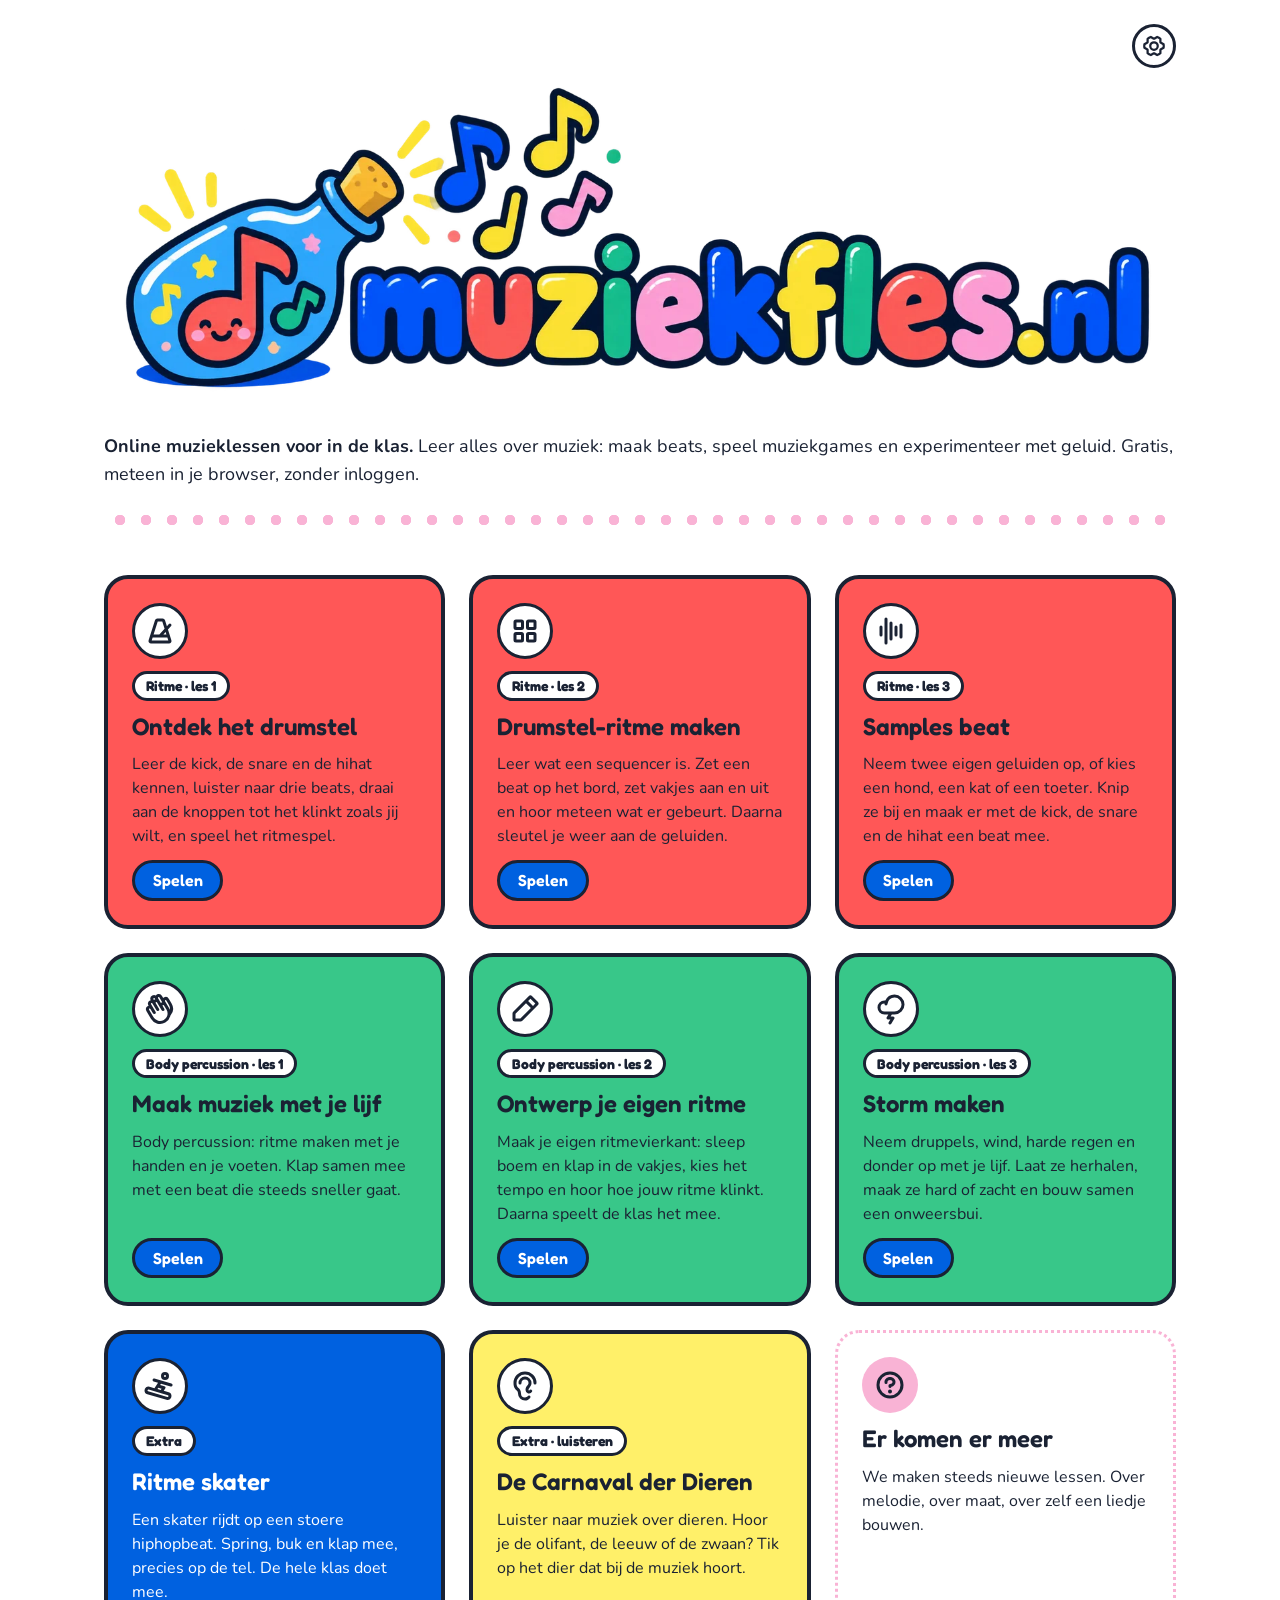
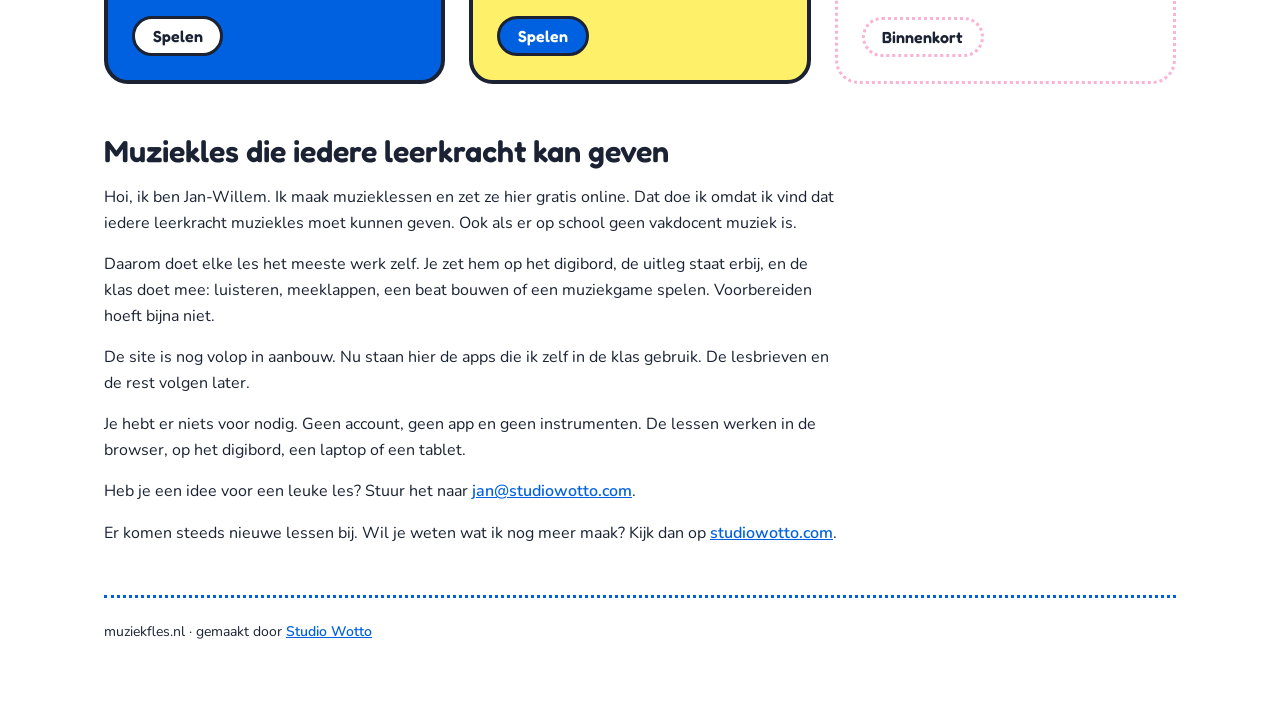
<file: index.html>
<!doctype html>
<html lang="nl">
<head>
<meta charset="utf-8">
<meta name="viewport" content="width=device-width, initial-scale=1">
<title>Gratis online muziekles met muziekgames | muziekfles.nl</title>
<meta name="description" content="Gratis online muziekles voor de basisschool. Speel muzikale games, maak online muziek en leer ritme met kick, snare en hihat. Zonder inloggen, meteen spelen.">
<meta name="author" content="Studio Wotto">
<meta name="robots" content="index, follow, max-image-preview:large, max-snippet:-1">

<!-- Eén adres voor deze bladzijde, zodat muziekfles.nl/ en /index.html niet als
     twee losse pagina's meetellen bij Google. -->
<link rel="canonical" href="https://muziekfles.nl/">
<link rel="author" href="https://studiowotto.com">

<!-- Het deelkaartje: hoe de link eruitziet als iemand hem in WhatsApp, Teams of
     een tijdlijn plakt. Zonder deze regels wordt het een kale grijze balk. -->
<meta property="og:type" content="website">
<meta property="og:url" content="https://muziekfles.nl/">
<meta property="og:site_name" content="muziekfles.nl">
<meta property="og:locale" content="nl_NL">
<meta property="og:title" content="Gratis online muziekles met muziekgames">
<meta property="og:description" content="Speel muzikale games, maak online muziek en leer ritme. Zonder inloggen, meteen spelen in je browser.">
<meta property="og:image" content="https://muziekfles.nl/img/deelkaart.png">
<meta property="og:image:type" content="image/png">
<meta property="og:image:width" content="1200">
<meta property="og:image:height" content="630">
<meta property="og:image:alt" content="muziekfles.nl">
<meta name="twitter:card" content="summary_large_image">
<meta name="twitter:title" content="Gratis online muziekles met muziekgames">
<meta name="twitter:description" content="Speel muzikale games, maak online muziek en leer ritme. Zonder inloggen, meteen spelen in je browser.">
<meta name="twitter:image" content="https://muziekfles.nl/img/deelkaart.png">

<link rel="icon" href="favicon.ico" sizes="32x32">
<link rel="icon" href="img/favicon-192.png" type="image/png" sizes="192x192">
<link rel="apple-touch-icon" href="img/favicon-192.png">

<script type="application/ld+json">
{
  "@context": "https://schema.org",
  "@graph": [
    {
      "@type": "Organization",
      "@id": "https://muziekfles.nl/#studio",
      "name": "Studio Wotto",
      "url": "https://studiowotto.com"
    },
    {
      "@type": "WebSite",
      "@id": "https://muziekfles.nl/#site",
      "url": "https://muziekfles.nl/",
      "name": "muziekfles.nl",
      "description": "Gratis online muziekles met muzikale games voor de basisschool.",
      "inLanguage": "nl-NL",
      "publisher": { "@id": "https://muziekfles.nl/#studio" }
    },
    {
      "@type": "WebPage",
      "@id": "https://muziekfles.nl/#bladzijde",
      "url": "https://muziekfles.nl/",
      "name": "Gratis online muziekles met muziekgames",
      "isPartOf": { "@id": "https://muziekfles.nl/#site" },
      "inLanguage": "nl-NL",
      "isAccessibleForFree": true,
      "audience": { "@type": "EducationalAudience", "educationalRole": "teacher" },
      "mainEntity": { "@id": "https://muziekfles.nl/#lessen" }
    },
    {
      "@type": "ItemList",
      "@id": "https://muziekfles.nl/#lessen",
      "name": "Gratis online muzieklessen",
      "itemListElement": [
        { "@type": "ListItem", "position": 1, "name": "Ontdek het drumstel", "url": "https://muziekfles.nl/les1-drums.html" },
        { "@type": "ListItem", "position": 2, "name": "Drumstel-ritme maken", "url": "https://muziekfles.nl/les2-drums.html" },
        { "@type": "ListItem", "position": 3, "name": "Samples beat", "url": "https://muziekfles.nl/les3-samples.html" },
        { "@type": "ListItem", "position": 4, "name": "Maak muziek met je lijf", "url": "https://muziekfles.nl/bodypercussion.html" },
        { "@type": "ListItem", "position": 5, "name": "Ontwerp je eigen ritme", "url": "https://muziekfles.nl/bodypercussion2.html" },
        { "@type": "ListItem", "position": 6, "name": "Storm maken", "url": "https://muziekfles.nl/bodypercussion3.html" },
        { "@type": "ListItem", "position": 7, "name": "Ritme skater", "url": "https://muziekfles.nl/ritmeskater.html" },
        { "@type": "ListItem", "position": 8, "name": "De Carnaval der Dieren", "url": "https://muziekfles.nl/carnaval.html" }
      ]
    }
  ]
}
</script>
<link rel="preload" href="fonts/fredoka.woff2" as="font" type="font/woff2" crossorigin>
<link rel="preload" href="fonts/nunito.woff2" as="font" type="font/woff2" crossorigin>
<link rel="stylesheet" href="css/wotto.css">
<link rel="stylesheet" href="css/site.css">
<link rel="stylesheet" href="css/iconen.css">
</head>
<body>

<div class="wrap">

  <!-- Het geluid: volume, en hoeveel het achterloopt. Zie instellingen.js. -->
  <header class="topbar geluid-balk">
    <button class="geluid-knop" type="button" data-geluid-knop
            aria-expanded="false" aria-controls="geluid-menu" aria-label="Instellingen voor het geluid">
      <i class="ph-bold ph-gear" aria-hidden="true"></i>
    </button>
    <div class="geluid-menu" id="geluid-menu" data-geluid-menu hidden>
      <div class="geluid-menu-kop">
        <h2>Geluid</h2>
        <button class="geluid-dicht" type="button" data-geluid-dicht aria-label="Sluit">
          <i class="ph-bold ph-x" aria-hidden="true"></i>
        </button>
      </div>
      <div class="geluid-schuiven" data-geluid-schuiven></div>
      <p>
        <b>Loopt het geluid achter op het beeld?</b> Dat gebeurt met een
        bluetooth-koptelefoon of -speaker, en soms met het geluid van het digibord.
        Zet de vertraging dan hoger: de spellen laten het beeld net zoveel wachten,
        zodat beeld en geluid weer samen lopen. Een bluetooth-koptelefoon
        loopt meestal zo'n <b>200 ms</b> achter (tussen 150 en 250).
      </p>
      <div class="geluid-test">
        <button class="knop klein" type="button" data-geluid-test aria-pressed="false">Test</button>
        <span class="geluid-stip" data-geluid-stip aria-hidden="true"></span>
        <span>Je hoort een metronoom en ziet de stip meekloppen. Schuif tot ze precies tegelijk gaan.</span>
      </div>
      <p class="geluid-tip">
        Het allerbeste is een koptelefoon of speaker <b>met een draad</b>: die loopt
        niet achter. Bij vinger drummen op de pads kan de vertraging niet worden
        opgevangen, want je tik gaat pas weg als je tikt.
      </p>
    </div>
  </header>

  <div class="hero">
    <h1 class="merkbeeld">
      <img src="img/muziekfles.webp" width="1600" height="533"
           alt="muziekfles.nl: gratis online muziekles voor de basisschool"
           fetchpriority="high">
    </h1>
    <p class="lead"><b>Online muzieklessen voor in de klas.</b> Leer alles over muziek:
      maak beats, speel muziekgames en experimenteer met geluid. Gratis, meteen in je
      browser, zonder inloggen.</p>
    <div class="stippels" aria-hidden="true"></div>
  </div>

  <main class="lessen">

    <a class="les klaar" href="les1-drums.html" style="--kleur: var(--koraal)">
      <span class="icoon"><i class="ph-bold ph-metronome" aria-hidden="true"></i></span>
      <span class="reeks">Ritme · les 1</span>
      <h2>Ontdek het drumstel</h2>
      <p class="tekst">Leer de kick, de snare en de hihat kennen, luister naar drie beats, draai aan de knoppen tot het klinkt zoals jij wilt, en speel het ritmespel.</p>
      <span class="badge spelen">Spelen</span>
    </a>

    <a class="les klaar" href="les2-drums.html" style="--kleur: var(--koraal)">
      <span class="icoon"><i class="ph-bold ph-squares-four" aria-hidden="true"></i></span>
      <span class="reeks">Ritme · les 2</span>
      <h2>Drumstel-ritme maken</h2>
      <p class="tekst">Leer wat een sequencer is. Zet een beat op het bord, zet vakjes aan en uit en hoor meteen wat er gebeurt. Daarna sleutel je weer aan de geluiden.</p>
      <span class="badge spelen">Spelen</span>
    </a>

    <a class="les klaar" href="les3-samples.html" style="--kleur: var(--koraal)">
      <span class="icoon"><i class="ph-bold ph-waveform" aria-hidden="true"></i></span>
      <span class="reeks">Ritme · les 3</span>
      <h2>Samples beat</h2>
      <p class="tekst">Neem twee eigen geluiden op, of kies een hond, een kat of een toeter. Knip ze bij en maak er met de kick, de snare en de hihat een beat mee.</p>
      <span class="badge spelen">Spelen</span>
    </a>

    <a class="les klaar" href="bodypercussion.html" style="--kleur: var(--mint)">
      <span class="icoon"><i class="ph-bold ph-hands-clapping" aria-hidden="true"></i></span>
      <span class="reeks">Body percussion · les 1</span>
      <h2>Maak muziek met je lijf</h2>
      <p class="tekst">Body percussion: ritme maken met je handen en je voeten. Klap samen mee met een beat die steeds sneller gaat.</p>
      <span class="badge spelen">Spelen</span>
    </a>

    <a class="les klaar" href="bodypercussion2.html" style="--kleur: var(--mint)">
      <span class="icoon"><i class="ph-bold ph-pencil-simple" aria-hidden="true"></i></span>
      <span class="reeks">Body percussion · les 2</span>
      <h2>Ontwerp je eigen ritme</h2>
      <p class="tekst">Maak je eigen ritmevierkant: sleep boem en klap in de vakjes, kies het tempo en hoor hoe jouw ritme klinkt. Daarna speelt de klas het mee.</p>
      <span class="badge spelen">Spelen</span>
    </a>

    <a class="les klaar" href="bodypercussion3.html" style="--kleur: var(--mint)">
      <span class="icoon"><i class="ph-bold ph-cloud-lightning" aria-hidden="true"></i></span>
      <span class="reeks">Body percussion · les 3</span>
      <h2>Storm maken</h2>
      <p class="tekst">Neem druppels, wind, harde regen en donder op met je lijf. Laat ze herhalen, maak ze hard of zacht en bouw samen een onweersbui.</p>
      <span class="badge spelen">Spelen</span>
    </a>

    <a class="les klaar op-blauw" href="ritmeskater.html" style="--kleur: var(--blauw)">
      <span class="icoon"><i class="ph-bold ph-person-simple-snowboard" aria-hidden="true"></i></span>
      <span class="reeks">Extra</span>
      <h2>Ritme skater</h2>
      <p class="tekst">Een skater rijdt op een stoere hiphopbeat. Spring, buk en klap mee, precies op de tel. De hele klas doet mee.</p>
      <span class="badge spelen">Spelen</span>
    </a>

    <a class="les klaar" href="carnaval.html" style="--kleur: var(--zon)">
      <span class="icoon"><i class="ph-bold ph-ear" aria-hidden="true"></i></span>
      <span class="reeks">Extra · luisteren</span>
      <h2>De Carnaval der Dieren</h2>
      <p class="tekst">Luister naar muziek over dieren. Hoor je de olifant, de leeuw of de zwaan? Tik op het dier dat bij de muziek hoort.</p>
      <span class="badge spelen">Spelen</span>
    </a>

    <div class="les binnenkort" style="--kleur: var(--bubblegum)">
      <span class="icoon"><i class="ph-bold ph-question" aria-hidden="true"></i></span>
      <h2>Er komen er meer</h2>
      <p class="tekst">We maken steeds nieuwe lessen. Over melodie, over maat, over zelf een liedje bouwen.</p>
      <span class="badge wacht">Binnenkort</span>
    </div>

  </main>

  <!-- Voor de leerkracht, en voor wie wil weten wie dit maakt. Bewust onder de
       lessen: een kind dat wil spelen hoeft hier niet langs. -->
  <section class="over" aria-labelledby="over-kop">
    <h2 class="kop" id="over-kop">Muziekles die iedere leerkracht kan geven</h2>
    <p>
      Hoi, ik ben Jan-Willem. Ik maak muzieklessen en zet ze hier gratis online.
      Dat doe ik omdat ik vind dat iedere leerkracht muziekles moet kunnen geven.
      Ook als er op school geen vakdocent muziek is.
    </p>
    <p>
      Daarom doet elke les het meeste werk zelf. Je zet hem op het digibord, de
      uitleg staat erbij, en de klas doet mee: luisteren, meeklappen, een beat
      bouwen of een muziekgame spelen. Voorbereiden hoeft bijna niet.
    </p>
    <p>
      De site is nog volop in aanbouw. Nu staan hier de apps die ik zelf in de
      klas gebruik. De lesbrieven en de rest volgen later.
    </p>
    <p>
      Je hebt er niets voor nodig. Geen account, geen app en geen instrumenten.
      De lessen werken in de browser, op het digibord, een laptop of een tablet.
    </p>
    <p>
      Heb je een idee voor een leuke les? Stuur het naar
      <a href="mailto:jan@studiowotto.com?subject=Idee%20voor%20een%20les%20op%20muziekfles.nl">jan@studiowotto.com</a>.
    </p>
    <p>
      Er komen steeds nieuwe lessen bij. Wil je weten wat ik nog meer maak? Kijk
      dan op <a href="https://studiowotto.com">studiowotto.com</a>.
    </p>
  </section>

  <footer class="voet">
    muziekfles.nl · gemaakt door <a href="https://studiowotto.com">Studio Wotto</a>
  </footer>

</div>

<script defer src="js/instellingen.js"></script>

<!-- Cloudflare Web Analytics: telt bezoeken zonder cookies. -->
<script defer src="https://static.cloudflareinsights.com/beacon.min.js" data-cf-beacon='{"token": "5dab1e3a930548d8b2e3a0ba0880f787"}'></script>
</body>
</html>
</file>
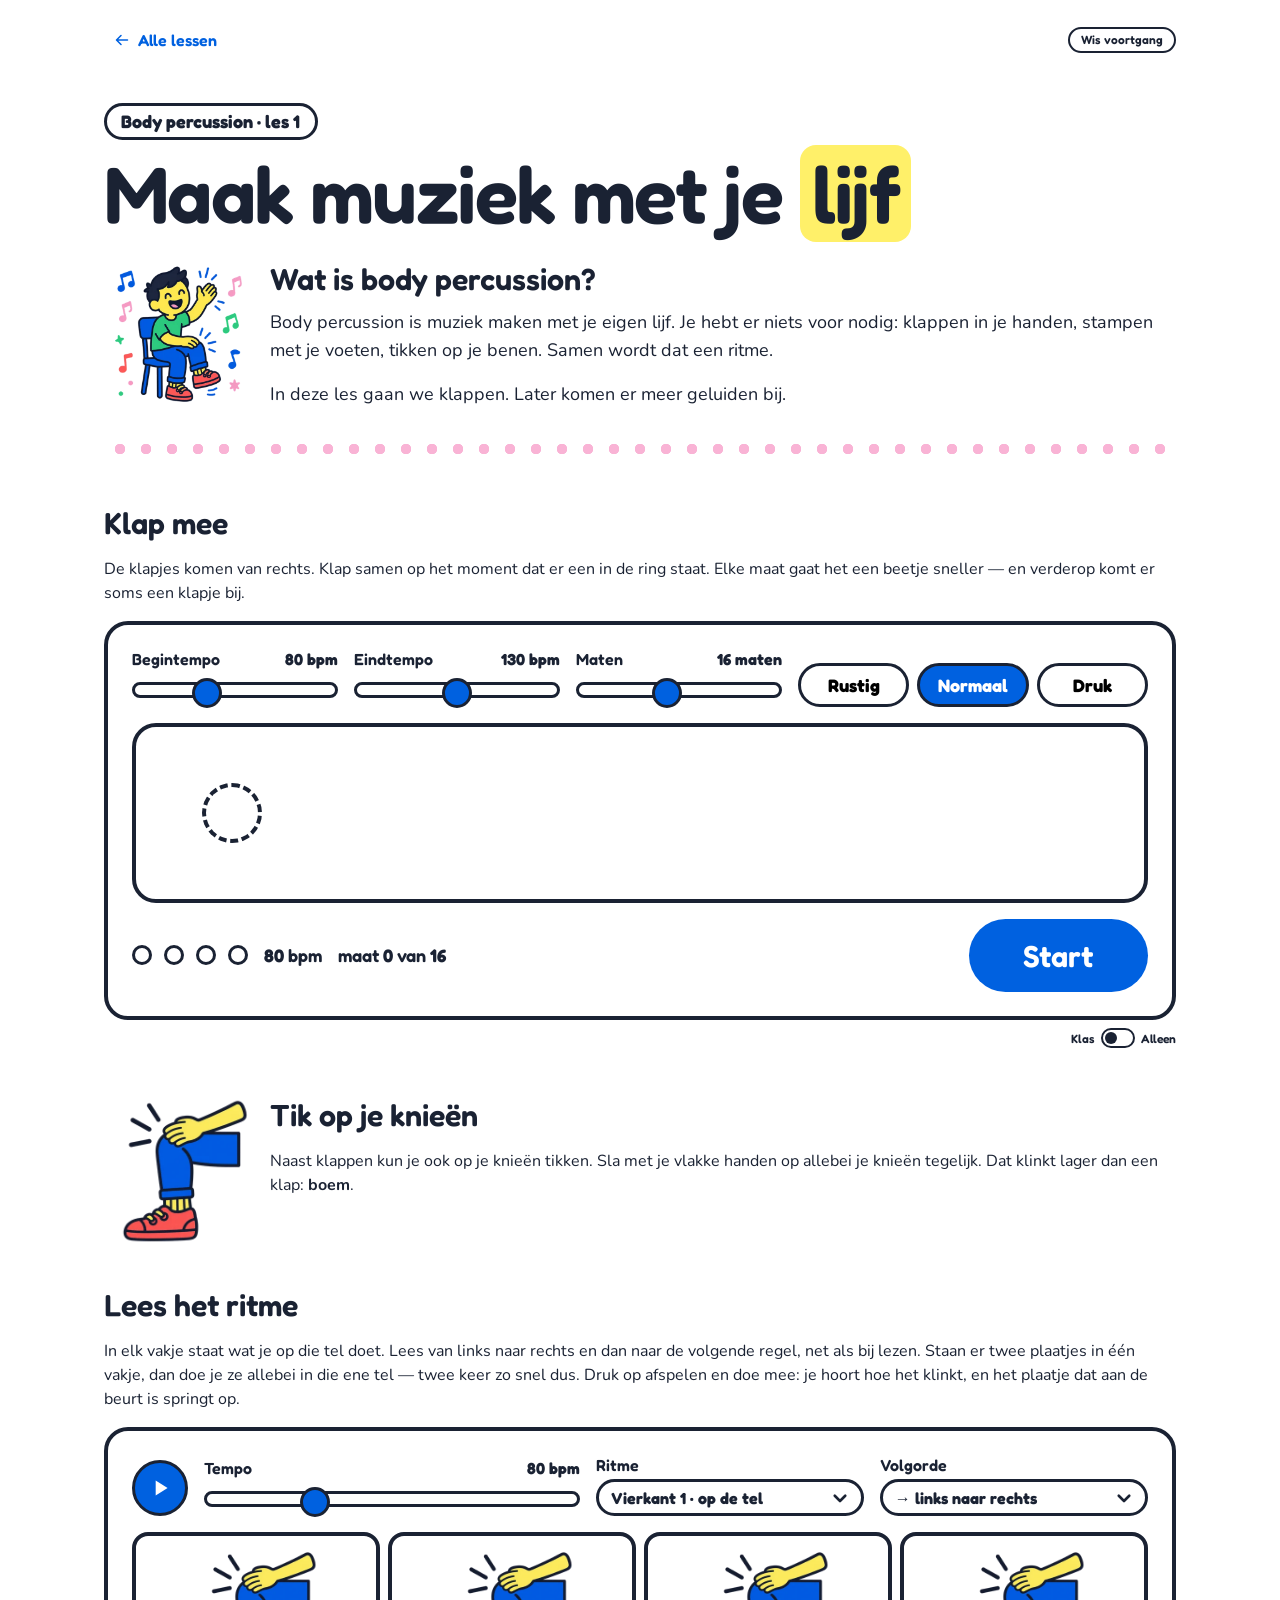
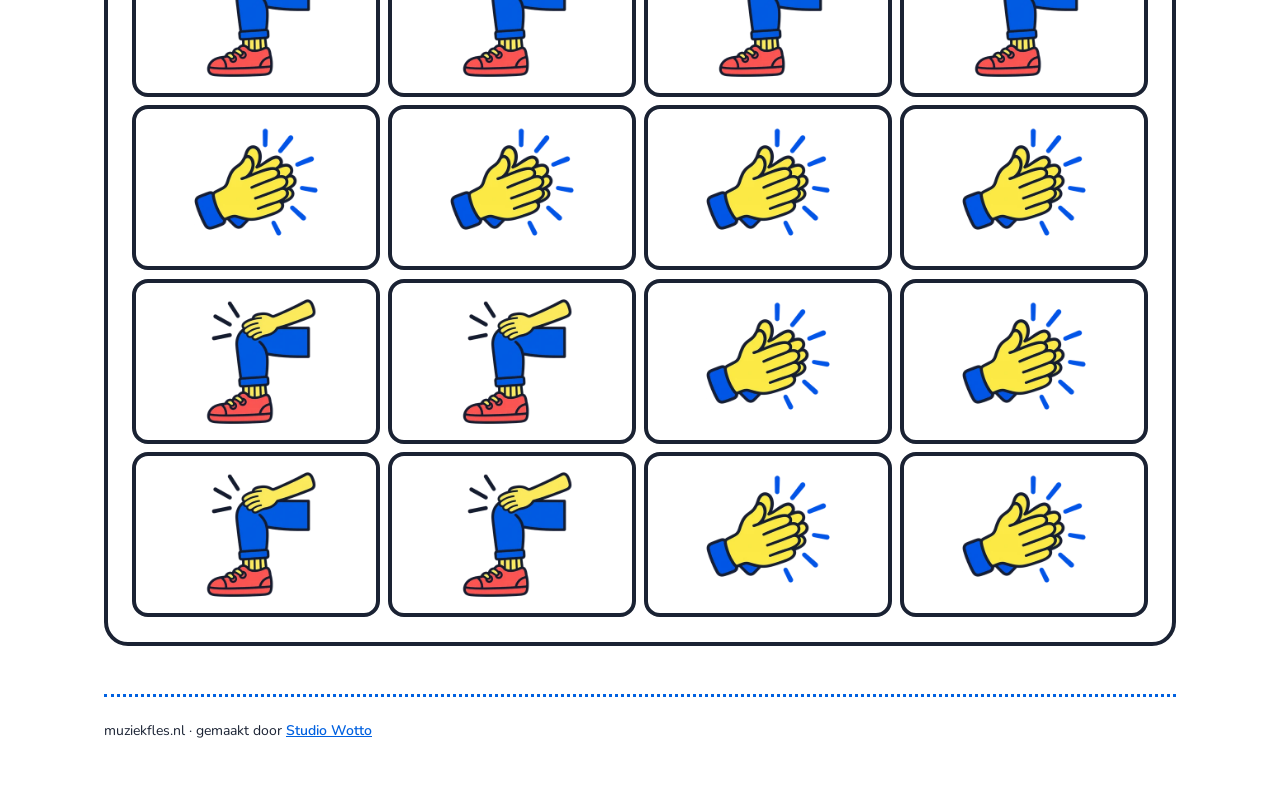
<file: bodypercussion.html>
<!doctype html>
<html lang="nl">
<head>
<meta charset="utf-8">
<meta name="viewport" content="width=device-width, initial-scale=1">

<title>Maak muziek met je lijf — body percussion | muziekfles.nl</title>
<meta name="description" content="Body percussion voor groep 3 en 4: ritme maken met je lijf. Klap samen mee met de klapjes die voorbijkomen, en het gaat steeds een beetje sneller.">
<meta name="author" content="Studio Wotto">
<meta name="robots" content="index, follow, max-image-preview:large, max-snippet:-1">

<link rel="canonical" href="https://muziekfles.nl/bodypercussion.html">
<link rel="author" href="https://studiowotto.com">

<meta property="og:type" content="article">
<meta property="og:url" content="https://muziekfles.nl/bodypercussion.html">
<meta property="og:site_name" content="muziekfles.nl">
<meta property="og:locale" content="nl_NL">
<meta property="og:title" content="Maak muziek met je lijf — body percussion">
<meta property="og:description" content="Body percussion voor groep 3 en 4: ritme maken met je lijf. Klap samen mee, en het gaat steeds een beetje sneller.">
<meta property="og:image" content="https://muziekfles.nl/img/deelkaart-bodypercussion.png">
<meta property="og:image:type" content="image/png">
<meta property="og:image:width" content="1200">
<meta property="og:image:height" content="630">
<meta property="og:image:alt" content="Maak muziek met je lijf: klappende handen op een groene kaart van muziekfles.nl">
<meta name="twitter:card" content="summary_large_image">
<meta name="twitter:title" content="Maak muziek met je lijf — body percussion">
<meta name="twitter:description" content="Body percussion voor groep 3 en 4: ritme maken met je lijf. Klap samen mee, en het gaat steeds een beetje sneller.">
<meta name="twitter:image" content="https://muziekfles.nl/img/deelkaart-bodypercussion.png">

<link rel="icon" href="favicon.ico" sizes="32x32">
<link rel="icon" href="img/favicon-192.png" type="image/png" sizes="192x192">
<link rel="apple-touch-icon" href="img/favicon-192.png">

<script type="application/ld+json">
{
  "@context": "https://schema.org",
  "@graph": [
    {
      "@type": "LearningResource",
      "@id": "https://muziekfles.nl/bodypercussion.html#les",
      "url": "https://muziekfles.nl/bodypercussion.html",
      "name": "Maak muziek met je lijf",
      "description": "Body percussion voor groep 3 en 4: ritme maken met je lijf, en samen meeklappen met een beat die steeds sneller gaat.",
      "inLanguage": "nl-NL",
      "isAccessibleForFree": true,
      "learningResourceType": "interactieve les",
      "educationalLevel": "primair onderwijs",
      "typicalAgeRange": "6-8",
      "teaches": "ritme, maat, samen spelen, body percussion",
      "image": "https://muziekfles.nl/img/deelkaart-bodypercussion.png",
      "audience": { "@type": "EducationalAudience", "educationalRole": "teacher" },
      "educationalUse": "klassikale les op het digibord",
      "interactivityType": "active",
      "isPartOf": { "@type": "WebSite", "@id": "https://muziekfles.nl/#site", "url": "https://muziekfles.nl/", "name": "muziekfles.nl" },
      "publisher": { "@type": "Organization", "@id": "https://muziekfles.nl/#studio", "name": "Studio Wotto", "url": "https://studiowotto.com" }
    },
    {
      "@type": "BreadcrumbList",
      "itemListElement": [
        { "@type": "ListItem", "position": 1, "name": "Alle lessen", "item": "https://muziekfles.nl/" },
        { "@type": "ListItem", "position": 2, "name": "Maak muziek met je lijf" }
      ]
    }
  ]
}
</script>

<link rel="preload" href="fonts/fredoka.woff2" as="font" type="font/woff2" crossorigin>
<link rel="preload" href="fonts/nunito.woff2" as="font" type="font/woff2" crossorigin>
<link rel="stylesheet" href="css/wotto.css">
<link rel="stylesheet" href="css/site.css">
<link rel="stylesheet" href="css/iconen.css">
</head>
<body>

<div class="wrap">

  <header class="topbar">
    <a class="terug" href="index.html">
      <i class="ph-bold ph-arrow-left" aria-hidden="true"></i> Alle lessen
    </a>
    <button class="knop mini" type="button" data-wis-alles>Wis voortgang</button>
  </header>

  <div class="hero">
    <h1><span class="reeks">Body percussion · les 1</span> Maak muziek met je <em>lijf</em></h1>

    <div class="met-plaatje">
      <img class="met-plaatje-beeld" src="img/bodypercussion.webp" alt="Een vrolijk kind op een stoel dat met zijn hand en voet een ritme maakt, met muzieknoten eromheen."
           width="480" height="480">
      <div class="met-plaatje-tekst">
        <h2>Wat is body percussion?</h2>
        <p class="lead">
          Body percussion is muziek maken met je eigen lijf. Je hebt er niets voor
          nodig: klappen in je handen, stampen met je voeten, tikken op je benen.
          Samen wordt dat een ritme.
        </p>
        <p class="lead">
          In deze les gaan we klappen. Later komen er meer geluiden bij.
        </p>
      </div>
    </div>

    <div class="stippels" aria-hidden="true"></div>
  </div>

  <h2 class="kop">Klap mee</h2>

  <p class="blok-uitleg">
    De klapjes komen van rechts. Klap samen op het moment dat er een in de ring
    staat. Elke maat gaat het een beetje sneller — en verderop komt er soms een
    klapje bij.
  </p>

  <section class="paneel klapspel" id="klapspel">

    <!-- Voor de juf: tempo, lengte en hoeveel klappen er per maat komen. In de
         stand 'alleen' staan hier de levels. Zie klap.js en alleen.js. -->
    <div class="klap-knoppen op-een-regel">
      <div class="klap-schuifjes" data-klap-schuifjes data-alleen-klas style="--schuiven: 3"></div>
      <div class="klap-keuzes" data-klap-keuze data-alleen-klas role="group" aria-label="Hoe druk"></div>
      <div class="spel-niveaus alleen-niveaus" data-alleen-niveaus role="group" aria-label="Level" hidden></div>
    </div>
    <p class="niveau-uitleg" data-alleen-uitleg hidden></p>

    <div class="klap-baan" data-klap-baan>
      <span class="klap-doel" aria-hidden="true"></span>
      <div class="klap-noten" data-klap-noten></div>
      <div class="klap-aftellen" data-klap-aftellen aria-hidden="true"></div>
      <p class="spel-oordeel alleen-oordeel" data-alleen-oordeel aria-live="polite"></p>
      <div class="alleen-uitslag" data-alleen-uitslag hidden></div>
      <div class="spel-vrij" data-alleen-vrij aria-live="polite"></div>
    </div>

    <div class="klap-balk">
      <div class="klap-tellen" data-klap-tellen aria-hidden="true"></div>
      <span class="klap-label" data-alleen-klas><b data-klap-bpm>80</b> bpm</span>
      <span class="klap-label">maat <b data-klap-maat>0</b> van <b data-klap-totaal>16</b></span>
      <span class="klap-label" data-alleen-teller hidden>score <b>0</b></span>
      <button class="knop groot" type="button" data-klap-start>Start</button>
    </div>

  </section>

  <!-- Klassikaal of alleen spelen, klein rechts onder het vak. Zie alleen.js. -->
  <div class="schakel-rij">
    <label class="schakel">
      <span>Klas</span>
      <input type="checkbox" role="switch" data-alleen-schakel="klapspel" aria-label="Alleen spelen">
      <span class="schakel-baan" aria-hidden="true"></span>
      <span>Alleen</span>
    </label>
  </div>

  <div class="met-plaatje kop-knieen">
    <img class="met-plaatje-beeld" src="img/boem.webp" alt="Een hand die op een knie slaat." loading="lazy" width="320" height="320">
    <div class="met-plaatje-tekst">
      <h2 class="kop">Tik op je knieën</h2>
      <p class="blok-uitleg">
        Naast klappen kun je ook op je knieën tikken. Sla met je vlakke handen op
        allebei je knieën tegelijk. Dat klinkt lager dan een klap: <b>boem</b>.
      </p>
    </div>
  </div>

  <h3 class="kop kop-lees">Lees het ritme</h3>

  <p class="blok-uitleg">
    In elk vakje staat wat je op die tel doet. Lees van links naar rechts en dan
    naar de volgende regel, net als bij lezen. Staan er twee plaatjes in één
    vakje, dan doe je ze allebei in die ene tel — twee keer zo snel dus. Druk
    op afspelen en doe mee: je hoort hoe het klinkt, en het plaatje dat aan de
    beurt is springt op.
  </p>

  <section class="paneel klapspel" id="vierkantspel">

    <!-- Voor de juf: afspelen, hoe snel, welk vierkant en in welke volgorde. -->
    <div class="vierkant-instellingen" data-vierkant-schuifjes></div>

    <div class="vierkant-bord">
      <div class="vierkant-raster" data-vierkant-raster></div>
      <div class="klap-aftellen" data-vierkant-aftellen aria-hidden="true"></div>
    </div>

  </section>

  <footer class="voet">
    muziekfles.nl · gemaakt door <a href="https://studiowotto.com">Studio Wotto</a>
  </footer>

</div>

<script defer src="js/vendor/Tone.js"></script>
<script defer src="js/instellingen.js"></script>
<script defer src="js/drumkit.js"></script>
<script defer src="js/polka.js"></script>
<script defer src="js/lijfgeluid.js"></script>
<script defer src="js/melding.js"></script>
<script defer src="js/alleen.js"></script>
<script defer src="js/klap.js"></script>
<script defer src="js/vierkant.js"></script>

<!-- Cloudflare Web Analytics: telt bezoeken zonder cookies. -->
<script defer src="https://static.cloudflareinsights.com/beacon.min.js" data-cf-beacon='{"token": "5dab1e3a930548d8b2e3a0ba0880f787"}'></script>

</body>
</html>
</file>
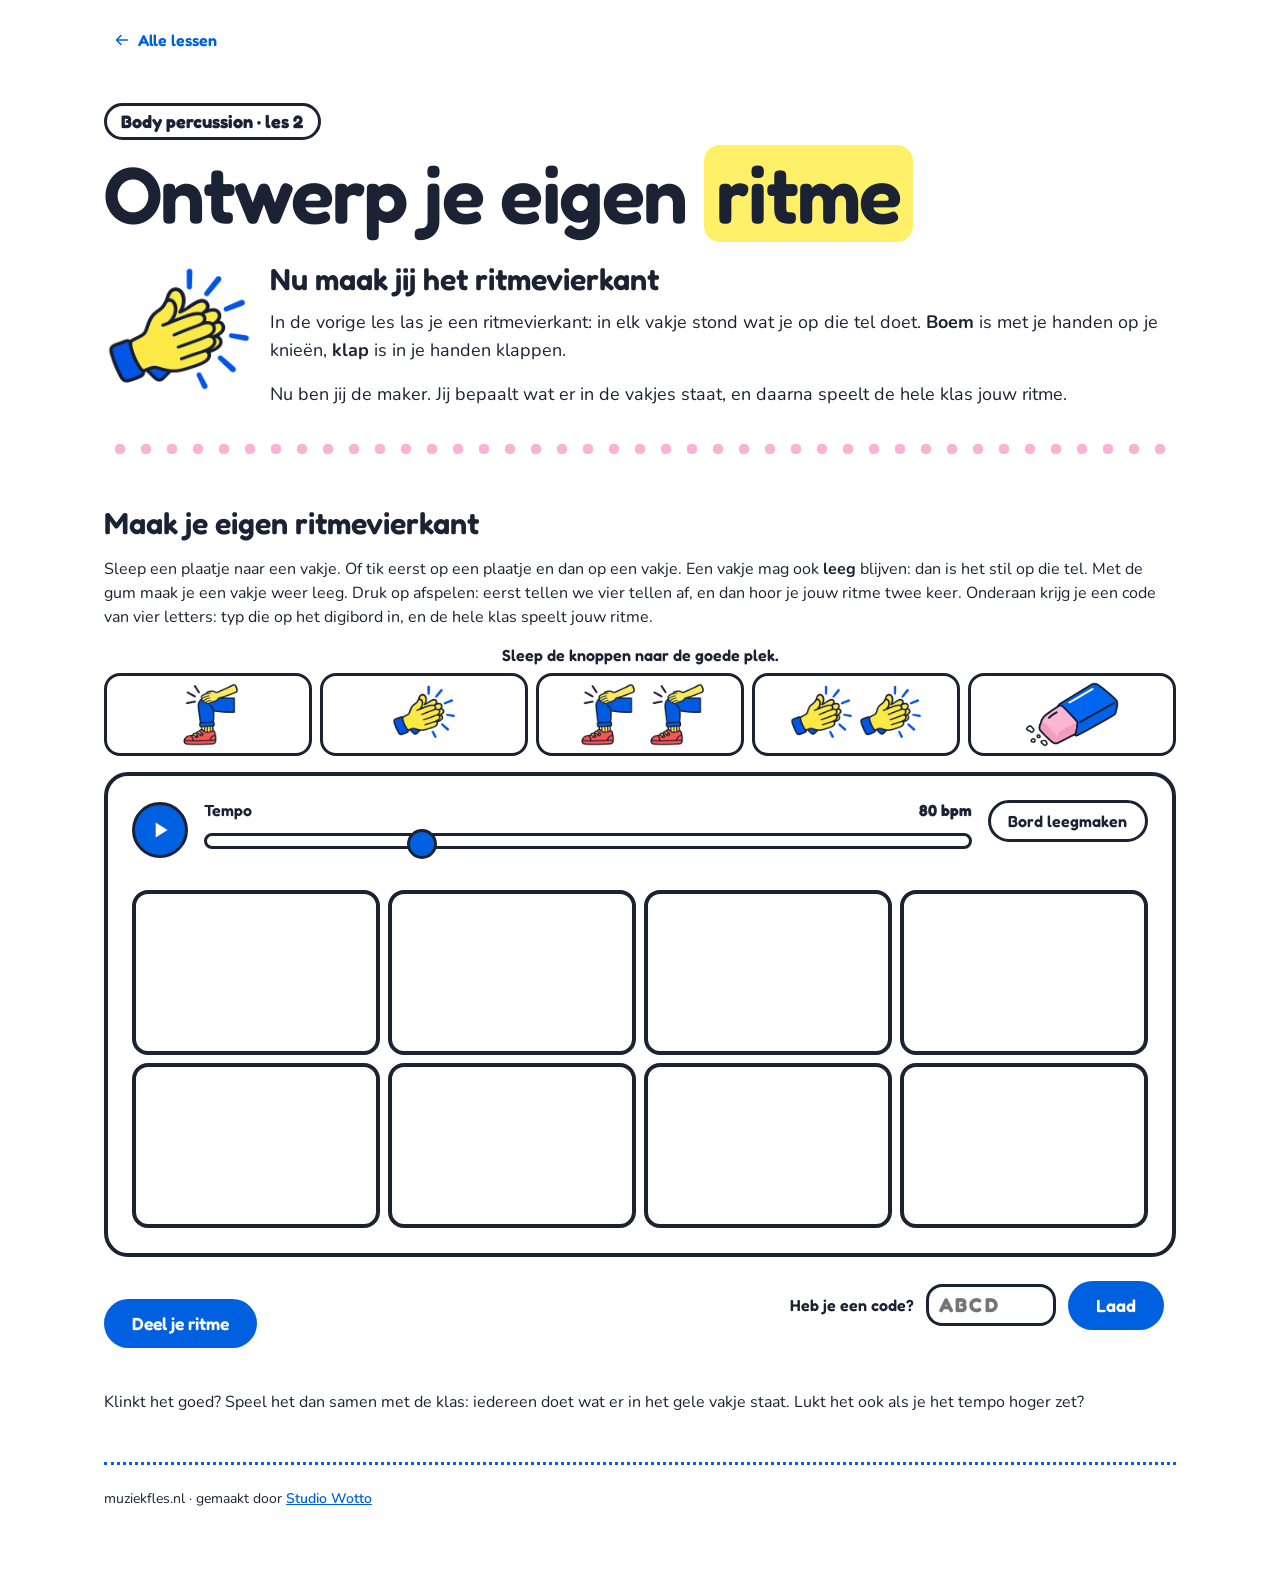
<file: bodypercussion2.html>
<!doctype html>
<html lang="nl">
<head>
<meta charset="utf-8">
<meta name="viewport" content="width=device-width, initial-scale=1">

<title>Ontwerp je eigen ritme — body percussion | muziekfles.nl</title>
<meta name="description" content="Body percussion les 2: maak je eigen ritmevierkant. Sleep boem en klap in de vakjes, kies het tempo en hoor meteen hoe jouw ritme klinkt. Gratis online muziekles, meteen in je browser.">
<meta name="author" content="Studio Wotto">
<meta name="robots" content="index, follow, max-image-preview:large, max-snippet:-1">

<link rel="canonical" href="https://muziekfles.nl/bodypercussion2.html">
<link rel="author" href="https://studiowotto.com">

<meta property="og:type" content="article">
<meta property="og:url" content="https://muziekfles.nl/bodypercussion2.html">
<meta property="og:site_name" content="muziekfles.nl">
<meta property="og:locale" content="nl_NL">
<meta property="og:title" content="Ontwerp je eigen ritme — body percussion">
<meta property="og:description" content="Maak je eigen ritmevierkant: sleep boem en klap in de vakjes, kies het tempo en hoor meteen hoe jouw ritme klinkt.">
<meta property="og:image" content="https://muziekfles.nl/img/deelkaart-bodypercussion2.png">
<meta property="og:image:type" content="image/png">
<meta property="og:image:width" content="1200">
<meta property="og:image:height" content="630">
<meta property="og:image:alt" content="Ontwerp je eigen ritme: klappende handen op een roze kaart van muziekfles.nl">
<meta name="twitter:card" content="summary_large_image">
<meta name="twitter:title" content="Ontwerp je eigen ritme — body percussion">
<meta name="twitter:description" content="Maak je eigen ritmevierkant: sleep boem en klap in de vakjes, kies het tempo en hoor meteen hoe jouw ritme klinkt.">
<meta name="twitter:image" content="https://muziekfles.nl/img/deelkaart-bodypercussion2.png">

<link rel="icon" href="favicon.ico" sizes="32x32">
<link rel="icon" href="img/favicon-192.png" type="image/png" sizes="192x192">
<link rel="apple-touch-icon" href="img/favicon-192.png">

<script type="application/ld+json">
{
  "@context": "https://schema.org",
  "@graph": [
    {
      "@type": "LearningResource",
      "@id": "https://muziekfles.nl/bodypercussion2.html#les",
      "url": "https://muziekfles.nl/bodypercussion2.html",
      "name": "Ontwerp je eigen ritme",
      "description": "Body percussion les 2: maak je eigen ritmevierkant. Sleep boem en klap in de vakjes, kies het tempo en hoor meteen hoe jouw ritme klinkt.",
      "inLanguage": "nl-NL",
      "isAccessibleForFree": true,
      "learningResourceType": "interactieve les",
      "educationalLevel": "primair onderwijs",
      "typicalAgeRange": "6-10",
      "teaches": "ritme, tel, rust, ritme noteren, body percussion",
      "image": "https://muziekfles.nl/img/deelkaart-bodypercussion2.png",
      "audience": { "@type": "EducationalAudience", "educationalRole": "teacher" },
      "educationalUse": "klassikale les op het digibord",
      "interactivityType": "active",
      "isPartOf": { "@type": "WebSite", "@id": "https://muziekfles.nl/#site", "url": "https://muziekfles.nl/", "name": "muziekfles.nl" },
      "publisher": { "@type": "Organization", "@id": "https://muziekfles.nl/#studio", "name": "Studio Wotto", "url": "https://studiowotto.com" }
    },
    {
      "@type": "BreadcrumbList",
      "itemListElement": [
        { "@type": "ListItem", "position": 1, "name": "Alle lessen", "item": "https://muziekfles.nl/" },
        { "@type": "ListItem", "position": 2, "name": "Ontwerp je eigen ritme" }
      ]
    }
  ]
}
</script>

<link rel="preload" href="fonts/fredoka.woff2" as="font" type="font/woff2" crossorigin>
<link rel="preload" href="fonts/nunito.woff2" as="font" type="font/woff2" crossorigin>
<link rel="stylesheet" href="css/wotto.css">
<link rel="stylesheet" href="css/site.css">
<link rel="stylesheet" href="css/iconen.css">
</head>
<body>

<div class="wrap">

  <header class="topbar">
    <a class="terug" href="index.html">
      <i class="ph-bold ph-arrow-left" aria-hidden="true"></i> Alle lessen
    </a>
  </header>

  <div class="hero">
    <h1><span class="reeks">Body percussion · les 2</span> Ontwerp je eigen <em>ritme</em></h1>

    <div class="met-plaatje">
      <img class="met-plaatje-beeld" src="img/clap.webp" alt="Twee handen die in elkaar klappen."
           width="320" height="320">
      <div class="met-plaatje-tekst">
        <h2>Nu maak jij het ritmevierkant</h2>
        <p class="lead">
          In de vorige les las je een ritmevierkant: in elk vakje stond wat je op
          die tel doet. <b>Boem</b> is met je handen op je knieën, <b>klap</b> is
          in je handen klappen.
        </p>
        <p class="lead">
          Nu ben jij de maker. Jij bepaalt wat er in de vakjes staat, en daarna
          speelt de hele klas jouw ritme.
        </p>
      </div>
    </div>

    <div class="stippels" aria-hidden="true"></div>
  </div>

  <h2 class="kop">Maak je eigen ritmevierkant</h2>

  <p class="blok-uitleg">
    Sleep een plaatje naar een vakje. Of tik eerst op een plaatje en dan op een
    vakje. Een vakje mag ook <b>leeg</b> blijven: dan is het stil op die tel.
    Met de gum maak je een vakje weer leeg. Druk op afspelen: eerst tellen we
    vier tellen af, en dan hoor je jouw ritme twee keer. Onderaan krijg je een
    code van vier letters: typ die op het digibord in, en de hele klas speelt
    jouw ritme.
  </p>

  <!-- De werkplek: de knoppen om te slepen boven het vak, en het vak met het
       bord. Slepen gaat van het een naar het ander, dus ze horen bij elkaar. -->
  <div class="ow-werkplek" data-ow-werkplek>

  <p class="ow-tegels-uitleg">Sleep de knoppen naar de goede plek.</p>
  <div class="ow-tegels" data-ow-tegels role="group" aria-label="Plaatjes om in de vakjes te zetten"></div>

  <section class="paneel klapspel ontwerp" id="ontwerp">

    <!-- Afspelen, tempo en leegmaken. Zie ontwerp.js. -->
    <div class="ontwerp-knoppen" data-ow-knoppen></div>

    <div class="vierkant-bord">
      <div class="vierkant-raster ow-raster" data-ow-raster></div>
      <div class="klap-aftellen" data-ow-aftellen aria-hidden="true"></div>
    </div>

  </section>

  </div>

  <!-- Delen: een code van vier letters die je ritme bevat. Zie ontwerp.js. -->
  <div class="ow-deel">
    <div class="ow-deel-maken">
      <button class="knop" type="button" data-ow-deel>Deel je ritme</button>
      <p class="ow-code" data-ow-code hidden>Jouw code <b></b></p>
    </div>
    <form class="ow-deel-laden" data-ow-laad>
      <label for="ow-code-in">Heb je een code?</label>
      <input type="text" id="ow-code-in" data-ow-code-in maxlength="4" placeholder="ABCD"
             autocomplete="off" autocapitalize="characters" spellcheck="false">
      <button class="knop" type="submit">Laad</button>
      <p class="ow-laadmelding" data-ow-laadmelding aria-live="polite"></p>
    </form>
  </div>

  <p class="blok-uitleg ontwerp-na">
    Klinkt het goed? Speel het dan samen met de klas: iedereen doet wat er in
    het gele vakje staat. Lukt het ook als je het tempo hoger zet?
  </p>

  <footer class="voet">
    muziekfles.nl · gemaakt door <a href="https://studiowotto.com">Studio Wotto</a>
  </footer>

</div>

<script defer src="js/vendor/Tone.js"></script>
<script defer src="js/instellingen.js"></script>
<script defer src="js/drumkit.js"></script>
<script defer src="js/polka.js"></script>
<script defer src="js/lijfgeluid.js"></script>
<script defer src="js/ontwerp.js"></script>

<!-- Cloudflare Web Analytics: telt bezoeken zonder cookies. -->
<script defer src="https://static.cloudflareinsights.com/beacon.min.js" data-cf-beacon='{"token": "5dab1e3a930548d8b2e3a0ba0880f787"}'></script>

</body>
</html>
</file>
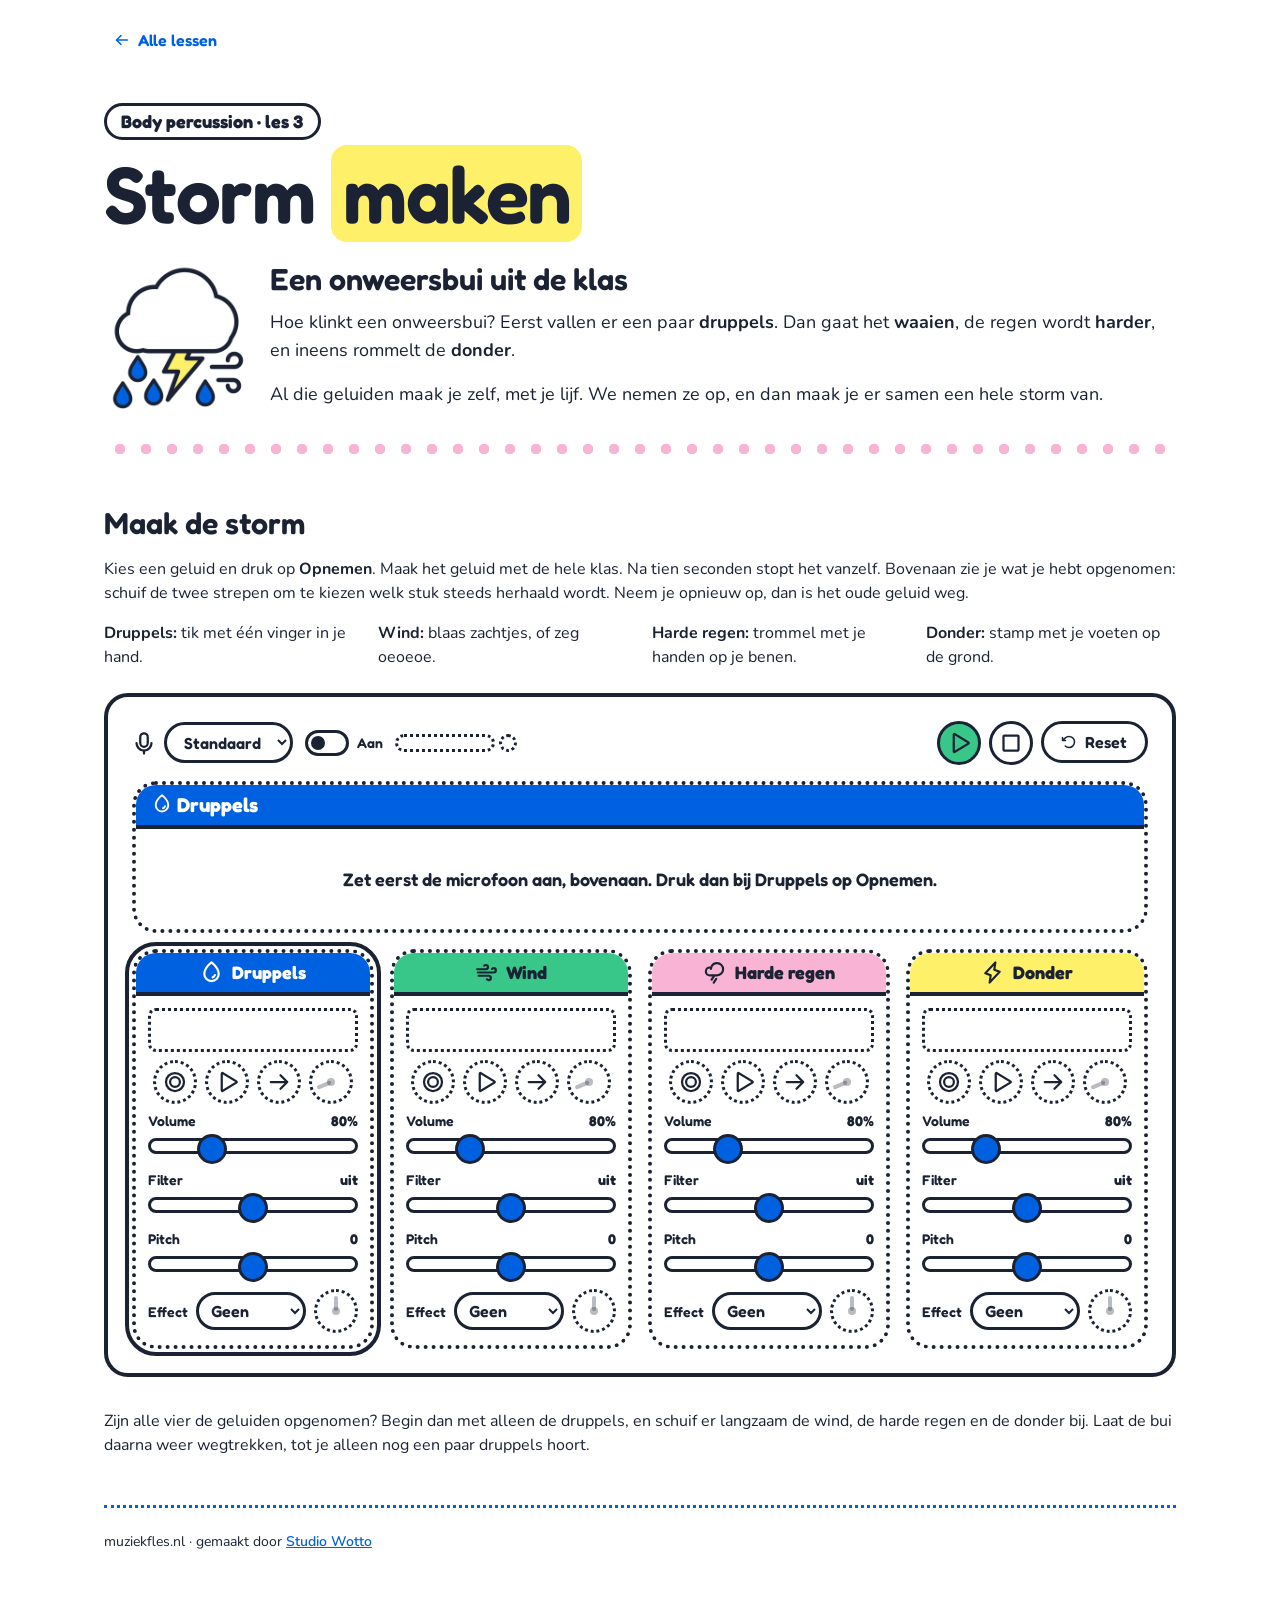
<file: bodypercussion3.html>
<!doctype html>
<html lang="nl">
<head>
<meta charset="utf-8">
<meta name="viewport" content="width=device-width, initial-scale=1">

<title>Storm maken — body percussion | muziekfles.nl</title>
<meta name="description" content="Body percussion les 3: maak met de klas een onweersbui. Neem druppels, wind, harde regen en donder op met je lijf, laat ze herhalen en bouw samen een storm. Gratis online muziekles, meteen in je browser.">
<meta name="author" content="Studio Wotto">
<meta name="robots" content="index, follow, max-image-preview:large, max-snippet:-1">

<link rel="canonical" href="https://muziekfles.nl/bodypercussion3.html">
<link rel="author" href="https://studiowotto.com">

<meta property="og:type" content="article">
<meta property="og:url" content="https://muziekfles.nl/bodypercussion3.html">
<meta property="og:site_name" content="muziekfles.nl">
<meta property="og:locale" content="nl_NL">
<meta property="og:title" content="Storm maken — body percussion">
<meta property="og:description" content="Neem druppels, wind, harde regen en donder op met je lijf, laat ze herhalen en bouw samen een storm.">
<meta property="og:image" content="https://muziekfles.nl/img/deelkaart-bodypercussion3.png">
<meta property="og:image:type" content="image/png">
<meta property="og:image:width" content="1200">
<meta property="og:image:height" content="630">
<meta property="og:image:alt" content="Storm maken: een onweerswolk met regendruppels en een bliksem op een blauwe kaart van muziekfles.nl">
<meta name="twitter:card" content="summary_large_image">
<meta name="twitter:title" content="Storm maken — body percussion">
<meta name="twitter:description" content="Neem druppels, wind, harde regen en donder op met je lijf, laat ze herhalen en bouw samen een storm.">
<meta name="twitter:image" content="https://muziekfles.nl/img/deelkaart-bodypercussion3.png">

<link rel="icon" href="favicon.ico" sizes="32x32">
<link rel="icon" href="img/favicon-192.png" type="image/png" sizes="192x192">
<link rel="apple-touch-icon" href="img/favicon-192.png">

<script type="application/ld+json">
{
  "@context": "https://schema.org",
  "@graph": [
    {
      "@type": "LearningResource",
      "@id": "https://muziekfles.nl/bodypercussion3.html#les",
      "url": "https://muziekfles.nl/bodypercussion3.html",
      "name": "Storm maken",
      "description": "Body percussion les 3: maak met de klas een onweersbui. Neem druppels, wind, harde regen en donder op met je lijf, laat ze herhalen en bouw samen een storm.",
      "inLanguage": "nl-NL",
      "isAccessibleForFree": true,
      "learningResourceType": "interactieve les",
      "educationalLevel": "primair onderwijs",
      "typicalAgeRange": "6-12",
      "teaches": "body percussion, klankkleur, hard en zacht, opbouw, geluid opnemen",
      "image": "https://muziekfles.nl/img/deelkaart-bodypercussion3.png",
      "audience": { "@type": "EducationalAudience", "educationalRole": "teacher" },
      "educationalUse": "klassikale les op het digibord",
      "interactivityType": "active",
      "isPartOf": { "@type": "WebSite", "@id": "https://muziekfles.nl/#site", "url": "https://muziekfles.nl/", "name": "muziekfles.nl" },
      "publisher": { "@type": "Organization", "@id": "https://muziekfles.nl/#studio", "name": "Studio Wotto", "url": "https://studiowotto.com" }
    },
    {
      "@type": "BreadcrumbList",
      "itemListElement": [
        { "@type": "ListItem", "position": 1, "name": "Alle lessen", "item": "https://muziekfles.nl/" },
        { "@type": "ListItem", "position": 2, "name": "Storm maken" }
      ]
    }
  ]
}
</script>

<link rel="preload" href="fonts/fredoka.woff2" as="font" type="font/woff2" crossorigin>
<link rel="preload" href="fonts/nunito.woff2" as="font" type="font/woff2" crossorigin>
<link rel="stylesheet" href="css/wotto.css">
<link rel="stylesheet" href="css/site.css">
<link rel="stylesheet" href="css/iconen.css">
</head>
<body>

<div class="wrap">

  <header class="topbar">
    <a class="terug" href="index.html">
      <i class="ph-bold ph-arrow-left" aria-hidden="true"></i> Alle lessen
    </a>
  </header>

  <div class="hero">
    <h1><span class="reeks">Body percussion · les 3</span> Storm <em>maken</em></h1>

    <div class="met-plaatje">
      <img class="met-plaatje-beeld" src="img/storm.webp" alt="Een onweerswolk met regendruppels, een bliksem en wind."
           width="640" height="640">
      <div class="met-plaatje-tekst">
        <h2>Een onweersbui uit de klas</h2>
        <p class="lead">
          Hoe klinkt een onweersbui? Eerst vallen er een paar <b>druppels</b>.
          Dan gaat het <b>waaien</b>, de regen wordt <b>harder</b>, en ineens
          rommelt de <b>donder</b>.
        </p>
        <p class="lead">
          Al die geluiden maak je zelf, met je lijf. We nemen ze op, en dan
          maak je er samen een hele storm van.
        </p>
      </div>
    </div>

    <div class="stippels" aria-hidden="true"></div>
  </div>

  <h2 class="kop">Maak de storm</h2>

  <p class="blok-uitleg">
    Kies een geluid en druk op <b>Opnemen</b>. Maak het geluid met de hele
    klas. Na tien seconden stopt het vanzelf. Bovenaan zie je wat je hebt
    opgenomen: schuif de twee strepen om te kiezen welk stuk steeds herhaald
    wordt. Neem je opnieuw op, dan is het oude geluid weg.
  </p>

  <ul class="storm-tips">
    <li><b>Druppels:</b> tik met één vinger in je hand.</li>
    <li><b>Wind:</b> blaas zachtjes, of zeg oeoeoe.</li>
    <li><b>Harde regen:</b> trommel met je handen op je benen.</li>
    <li><b>Donder:</b> stamp met je voeten op de grond.</li>
  </ul>

  <section class="paneel storm" id="storm" data-storm>

    <!-- De microfoon en alles tegelijk aan of uit. Zie storm.js. -->
    <div class="storm-balk">
      <!-- De microfoon: welke, aan of uit, en hoe hard hij binnenkomt. Zie
           storm.js. -->
      <div class="storm-mic" data-storm-mic>
        <label class="storm-microfoon">
          <i class="ph-bold ph-microphone" aria-hidden="true"></i>
          <span class="storm-microfoon-naam">Microfoon</span>
          <select data-storm-microfoon aria-label="Microfoon">
            <option value="">Standaard</option>
          </select>
        </label>
        <label class="schakel storm-mic-aan">
          <input type="checkbox" role="switch" data-storm-mic-aan aria-label="Microfoon aan">
          <span class="schakel-baan" aria-hidden="true"></span>
          <span>Aan</span>
        </label>
        <div class="storm-meter" data-storm-meter aria-hidden="true"><span></span></div>
        <span class="storm-clip" title="Rood: te hard, de top gaat eraf" aria-hidden="true"></span>
      </div>
      <div class="storm-alles">
        <button class="storm-ikoon storm-speel" type="button" data-storm-alles="aan" title="Alles aan" aria-label="Alles aan">
          <i class="ph-bold ph-play" aria-hidden="true"></i>
        </button>
        <button class="storm-ikoon" type="button" data-storm-alles="uit" title="Alles stil" aria-label="Alles stil">
          <i class="ph-bold ph-stop" aria-hidden="true"></i>
        </button>
        <button class="knop klein" type="button" data-storm-reset title="Reset: alles wissen" aria-label="Reset">
          <i class="ph-bold ph-arrow-counter-clockwise" aria-hidden="true"></i> <span class="storm-lang">Reset</span>
        </button>
      </div>
    </div>

    <p class="storm-melding" data-storm-melding role="status" hidden></p>

    <!-- De golf van het gekozen geluid, met de twee strepen van de loop. -->
    <div class="storm-golf" data-storm-golf>
      <div class="storm-golf-kop">
        <span class="storm-golf-naam" data-storm-golf-naam></span>
        <span class="storm-golf-tijd" data-storm-golf-tijd></span>
      </div>
      <div class="storm-golf-vlak" data-storm-vlak>
        <canvas data-storm-canvas aria-hidden="true"></canvas>
        <div class="storm-kop-lijn" data-storm-kop hidden></div>
        <button class="storm-greep" type="button" role="slider" data-storm-greep="begin"
                aria-label="Begin van de loop"><span aria-hidden="true"></span></button>
        <button class="storm-greep" type="button" role="slider" data-storm-greep="eind"
                aria-label="Eind van de loop"><span aria-hidden="true"></span></button>
        <p class="storm-leeg" data-storm-leeg></p>
      </div>
    </div>

    <!-- De vier geluiden naast elkaar. storm.js bouwt ze uit STORM_KANALEN. -->
    <div class="storm-kanalen" data-storm-kanalen></div>

  </section>

  <p class="blok-uitleg storm-na">
    Zijn alle vier de geluiden opgenomen? Begin dan met alleen de druppels, en
    schuif er langzaam de wind, de harde regen en de donder bij. Laat de bui
    daarna weer wegtrekken, tot je alleen nog een paar druppels hoort.
  </p>

  <footer class="voet">
    muziekfles.nl · gemaakt door <a href="https://studiowotto.com">Studio Wotto</a>
  </footer>

</div>

<script defer src="js/vendor/Tone.js"></script>
<script defer src="js/instellingen.js"></script>
<script defer src="js/drumkit.js"></script>
<script defer src="js/storm.js"></script>

<!-- Cloudflare Web Analytics: telt bezoeken zonder cookies. -->
<script defer src="https://static.cloudflareinsights.com/beacon.min.js" data-cf-beacon='{"token": "5dab1e3a930548d8b2e3a0ba0880f787"}'></script>

</body>
</html>
</file>
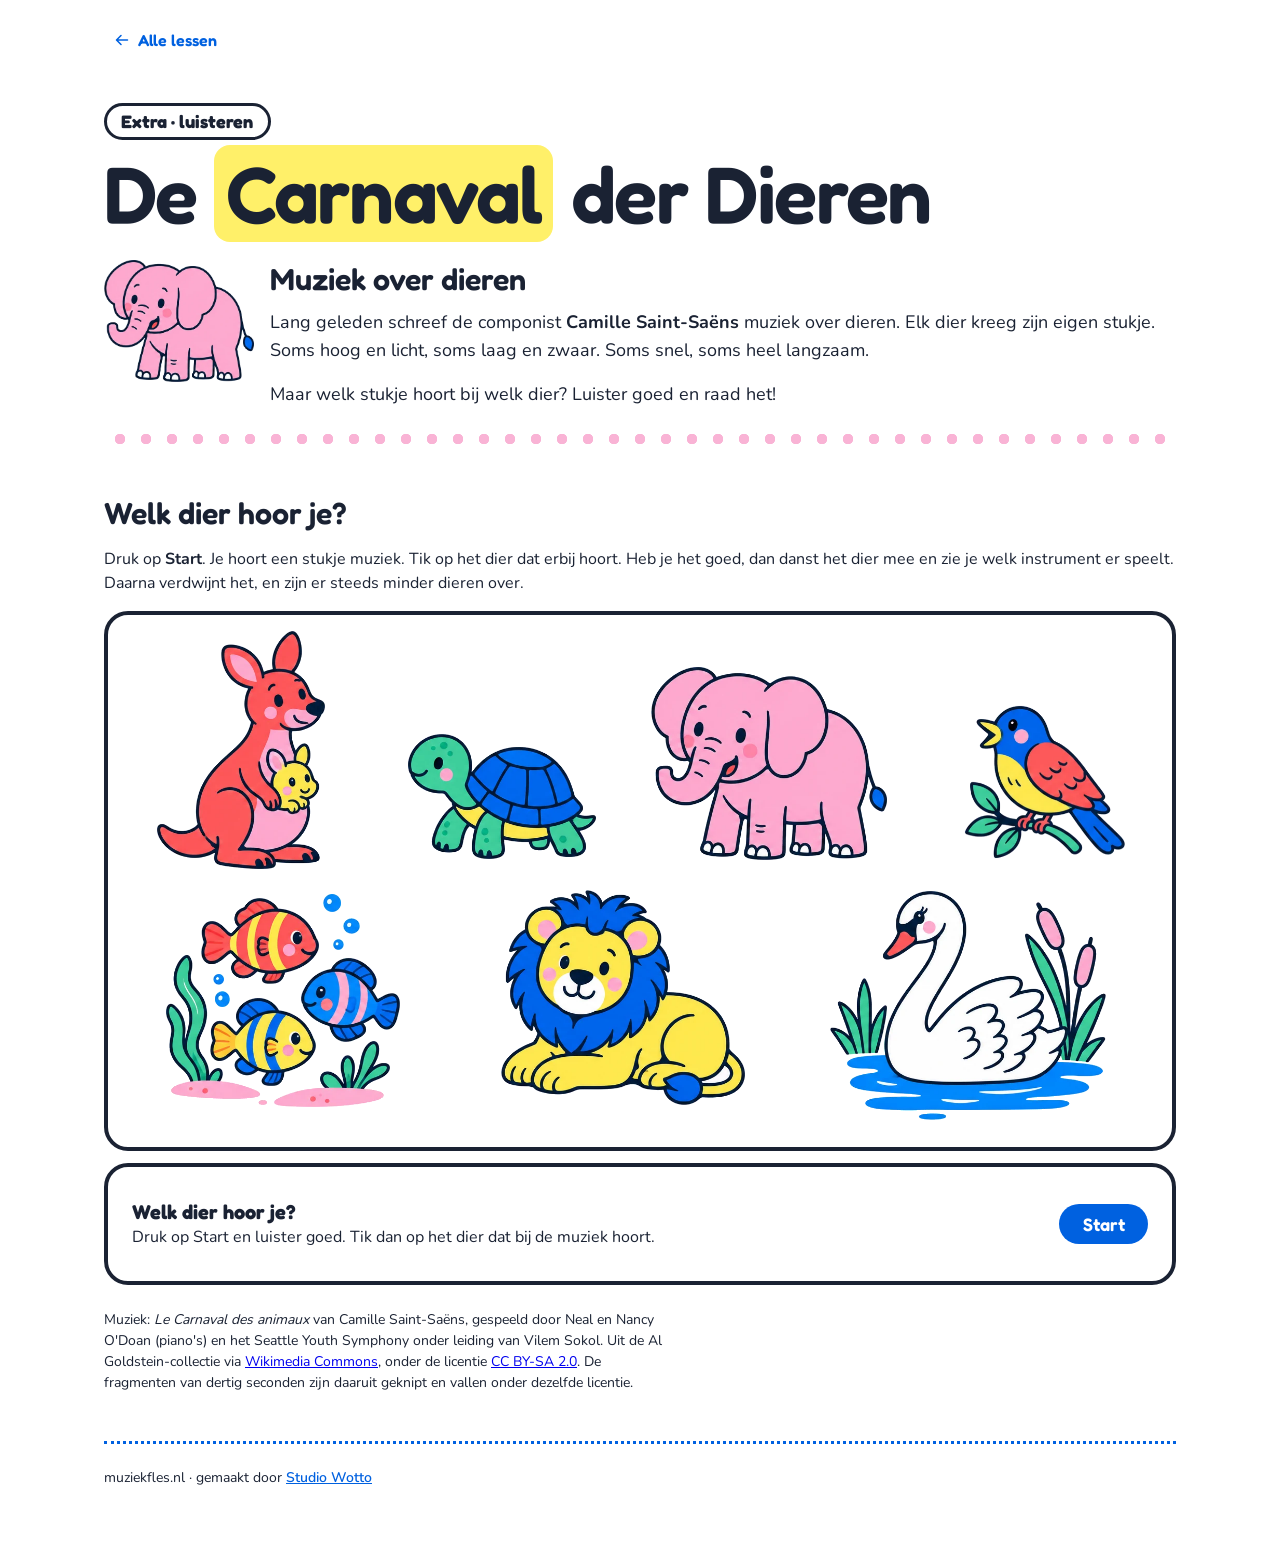
<file: carnaval.html>
<!doctype html>
<html lang="nl">
<head>
<meta charset="utf-8">
<meta name="viewport" content="width=device-width, initial-scale=1">

<title>De Carnaval der Dieren — luisterles | muziekfles.nl</title>
<meta name="description" content="Luisterles: hoor je de olifant, de leeuw of de zwaan? Luister naar stukjes uit de Carnaval der Dieren van Saint-Saëns en raad welk dier erbij hoort. Gratis online muziekles, meteen in je browser.">
<meta name="author" content="Studio Wotto">
<meta name="robots" content="index, follow, max-image-preview:large, max-snippet:-1">

<link rel="canonical" href="https://muziekfles.nl/carnaval.html">
<link rel="author" href="https://studiowotto.com">

<meta property="og:type" content="article">
<meta property="og:url" content="https://muziekfles.nl/carnaval.html">
<meta property="og:site_name" content="muziekfles.nl">
<meta property="og:locale" content="nl_NL">
<meta property="og:title" content="De Carnaval der Dieren — luisterles">
<meta property="og:description" content="Luister naar de Carnaval der Dieren van Saint-Saëns en raad welk dier je hoort.">
<meta property="og:image" content="https://muziekfles.nl/img/deelkaart-carnaval.png">
<meta property="og:image:type" content="image/png">
<meta property="og:image:width" content="1200">
<meta property="og:image:height" content="630">
<meta property="og:image:alt" content="De Carnaval der Dieren: kangoeroes, een schildpad, een olifant, een koekoek, vissen, een leeuw en een zwaan op een gele kaart van muziekfles.nl">
<meta name="twitter:card" content="summary_large_image">
<meta name="twitter:title" content="De Carnaval der Dieren — luisterles">
<meta name="twitter:description" content="Luister naar de Carnaval der Dieren van Saint-Saëns en raad welk dier je hoort.">
<meta name="twitter:image" content="https://muziekfles.nl/img/deelkaart-carnaval.png">

<link rel="icon" href="favicon.ico" sizes="32x32">
<link rel="icon" href="img/favicon-192.png" type="image/png" sizes="192x192">
<link rel="apple-touch-icon" href="img/favicon-192.png">

<script type="application/ld+json">
{
  "@context": "https://schema.org",
  "@graph": [
    {
      "@type": "LearningResource",
      "@id": "https://muziekfles.nl/carnaval.html#les",
      "url": "https://muziekfles.nl/carnaval.html",
      "name": "De Carnaval der Dieren",
      "description": "Luisterles: hoor je de olifant, de leeuw of de zwaan? Luister naar stukjes uit de Carnaval der Dieren van Saint-Saëns en raad welk dier erbij hoort. Gratis online muziekles, meteen in je browser.",
      "inLanguage": "nl-NL",
      "isAccessibleForFree": true,
      "learningResourceType": "interactieve les",
      "educationalLevel": "primair onderwijs",
      "typicalAgeRange": "4-12",
      "teaches": "luisteren, klassieke muziek, instrumenten, hoog en laag, snel en langzaam, Saint-Saëns",
      "image": "https://muziekfles.nl/img/deelkaart-carnaval.png",
      "audience": { "@type": "EducationalAudience", "educationalRole": "teacher" },
      "educationalUse": "klassikale les op het digibord",
      "interactivityType": "active",
      "isPartOf": { "@type": "WebSite", "@id": "https://muziekfles.nl/#site", "url": "https://muziekfles.nl/", "name": "muziekfles.nl" },
      "publisher": { "@type": "Organization", "@id": "https://muziekfles.nl/#studio", "name": "Studio Wotto", "url": "https://studiowotto.com" }
    },
    {
      "@type": "BreadcrumbList",
      "itemListElement": [
        { "@type": "ListItem", "position": 1, "name": "Alle lessen", "item": "https://muziekfles.nl/" },
        { "@type": "ListItem", "position": 2, "name": "De Carnaval der Dieren" }
      ]
    }
  ]
}
</script>

<link rel="preload" href="fonts/fredoka.woff2" as="font" type="font/woff2" crossorigin>
<link rel="preload" href="fonts/nunito.woff2" as="font" type="font/woff2" crossorigin>
<link rel="stylesheet" href="css/wotto.css">
<link rel="stylesheet" href="css/site.css">
<link rel="stylesheet" href="css/iconen.css">
</head>
<body>

<div class="wrap">

  <header class="topbar">
    <a class="terug" href="index.html">
      <i class="ph-bold ph-arrow-left" aria-hidden="true"></i> Alle lessen
    </a>
  </header>

  <div class="hero">
    <h1><span class="reeks">Extra · luisteren</span> De <em>Carnaval</em> der Dieren</h1>

    <div class="met-plaatje">
      <img class="met-plaatje-beeld" src="img/carnaval/olifant.webp" alt="Een roze olifant die vrolijk staat te lachen."
           width="455" height="371">
      <div class="met-plaatje-tekst">
        <h2>Muziek over dieren</h2>
        <p class="lead">
          Lang geleden schreef de componist <b>Camille Saint-Saëns</b> muziek
          over dieren. Elk dier kreeg zijn eigen stukje. Soms hoog en licht,
          soms laag en zwaar. Soms snel, soms heel langzaam.
        </p>
        <p class="lead">
          Maar welk stukje hoort bij welk dier? Luister goed en raad het!
        </p>
      </div>
    </div>

    <div class="stippels" aria-hidden="true"></div>
  </div>

  <h2 class="kop">Welk dier hoor je?</h2>

  <p class="blok-uitleg">
    Druk op <b>Start</b>. Je hoort een stukje muziek. Tik op het dier dat erbij
    hoort. Heb je het goed, dan danst het dier mee en zie je welk instrument
    er speelt. Daarna verdwijnt het, en zijn er steeds minder dieren over.
  </p>

  <!-- De tekening met de kaart eronder. De kaart is altijd even hoog;
       carnaval.js meet hoe hoog (--kaart-h). -->
  <div class="carnaval-plek" data-carnaval-plek>

    <!-- De tekening: carnaval.js zet de dieren erin, als losse stukjes, zodat
         elk dier zijn eigen dansje kan doen. -->
    <section class="carnaval" data-carnaval-veld>
      <div class="carnaval-scene" data-carnaval-scene role="group" aria-label="Zeven dieren uit de Carnaval der Dieren"></div>
    </section>

    <!-- Wat er nu gebeurt, met de knoppen. carnaval.js vult dit. -->
    <div class="carnaval-kaart" data-carnaval-kaart aria-live="polite"></div>

  </div>

  <p class="carnaval-bron">
    Muziek: <i>Le Carnaval des animaux</i> van Camille Saint-Saëns, gespeeld
    door Neal en Nancy O'Doan (piano's) en het Seattle Youth Symphony onder
    leiding van Vilem Sokol. Uit de Al Goldstein-collectie via
    <a href="https://commons.wikimedia.org/wiki/Category:Le_Carnaval_des_animaux">Wikimedia Commons</a>,
    onder de licentie <a href="https://creativecommons.org/licenses/by-sa/2.0/deed.nl">CC BY-SA 2.0</a>.
    De fragmenten van dertig seconden zijn daaruit geknipt en vallen onder
    dezelfde licentie.
  </p>

  <footer class="voet">
    muziekfles.nl · gemaakt door <a href="https://studiowotto.com">Studio Wotto</a>
  </footer>

</div>

<script defer src="js/vendor/Tone.js"></script>
<script defer src="js/instellingen.js"></script>
<script defer src="js/drumkit.js"></script>
<script defer src="js/melding.js"></script>
<script defer src="js/carnaval.js"></script>

<!-- Cloudflare Web Analytics: telt bezoeken zonder cookies. -->
<script defer src="https://static.cloudflareinsights.com/beacon.min.js" data-cf-beacon='{"token": "5dab1e3a930548d8b2e3a0ba0880f787"}'></script>

</body>
</html>
</file>
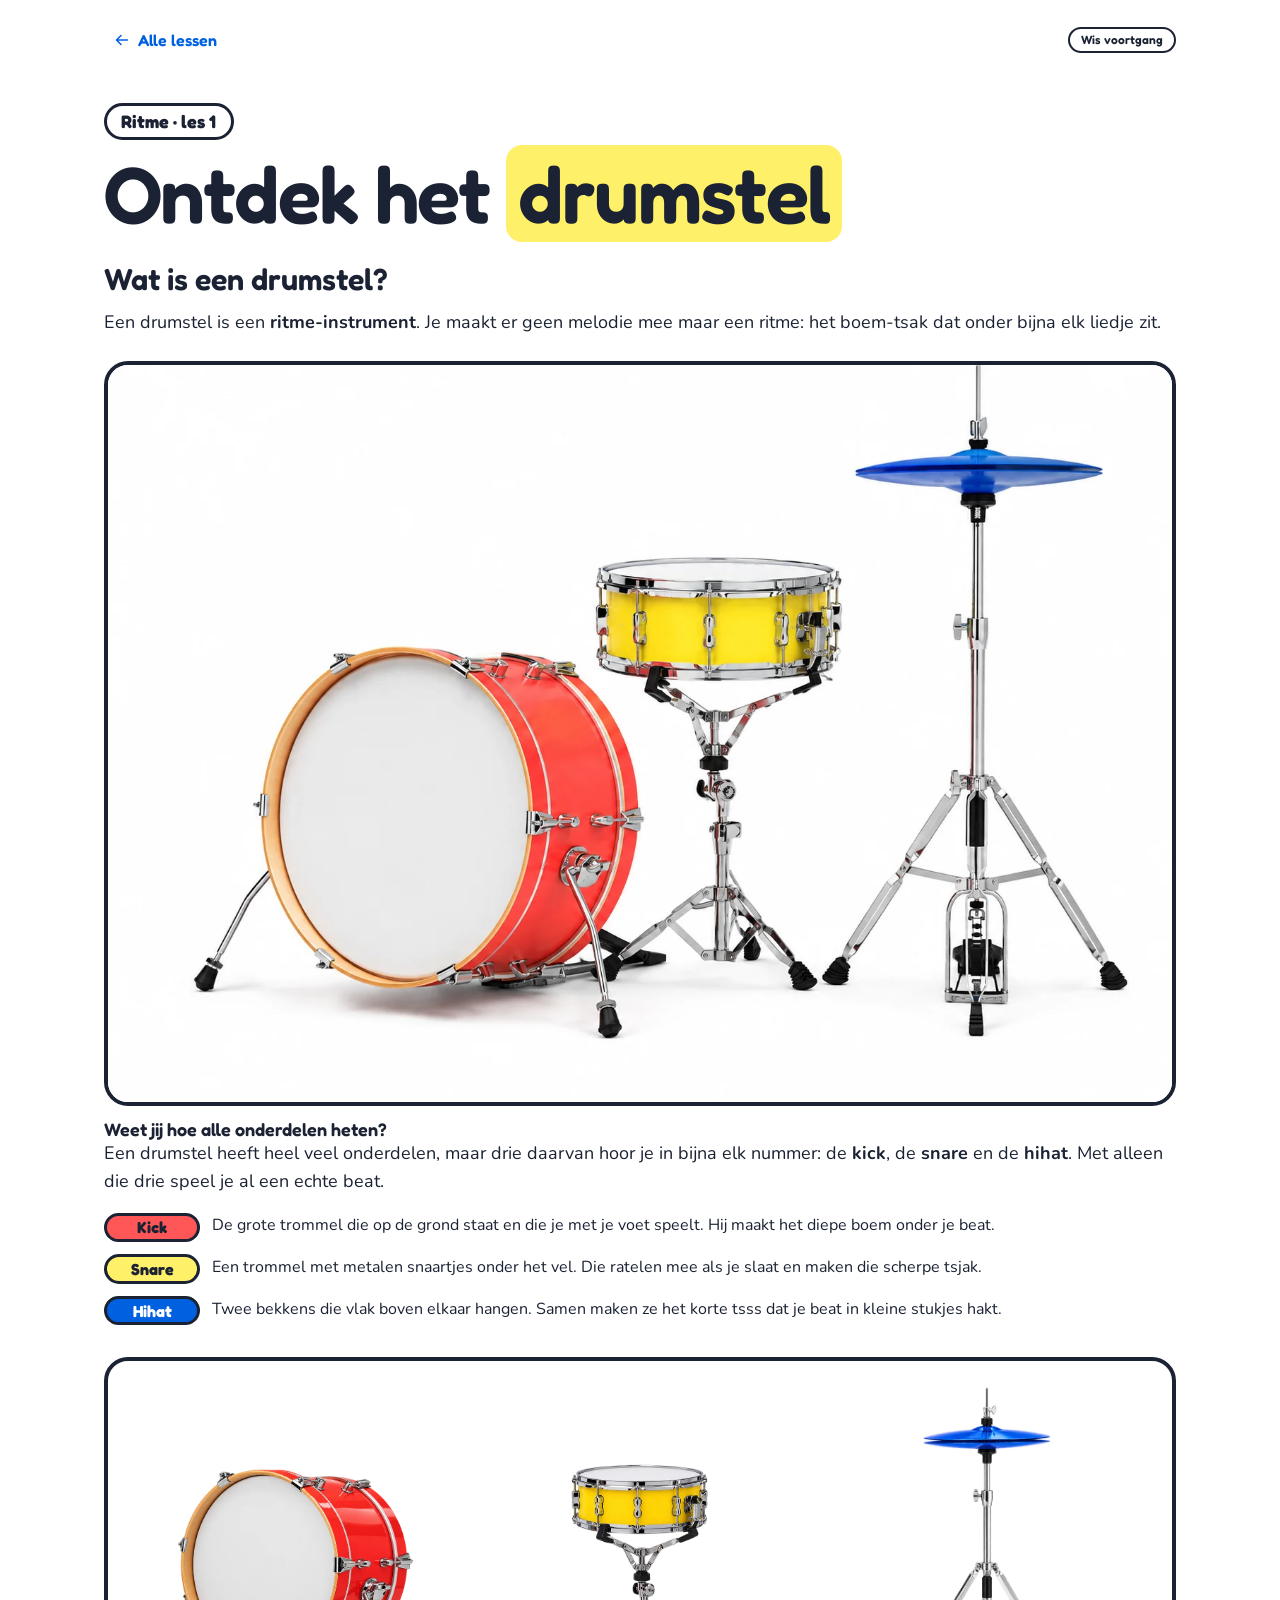
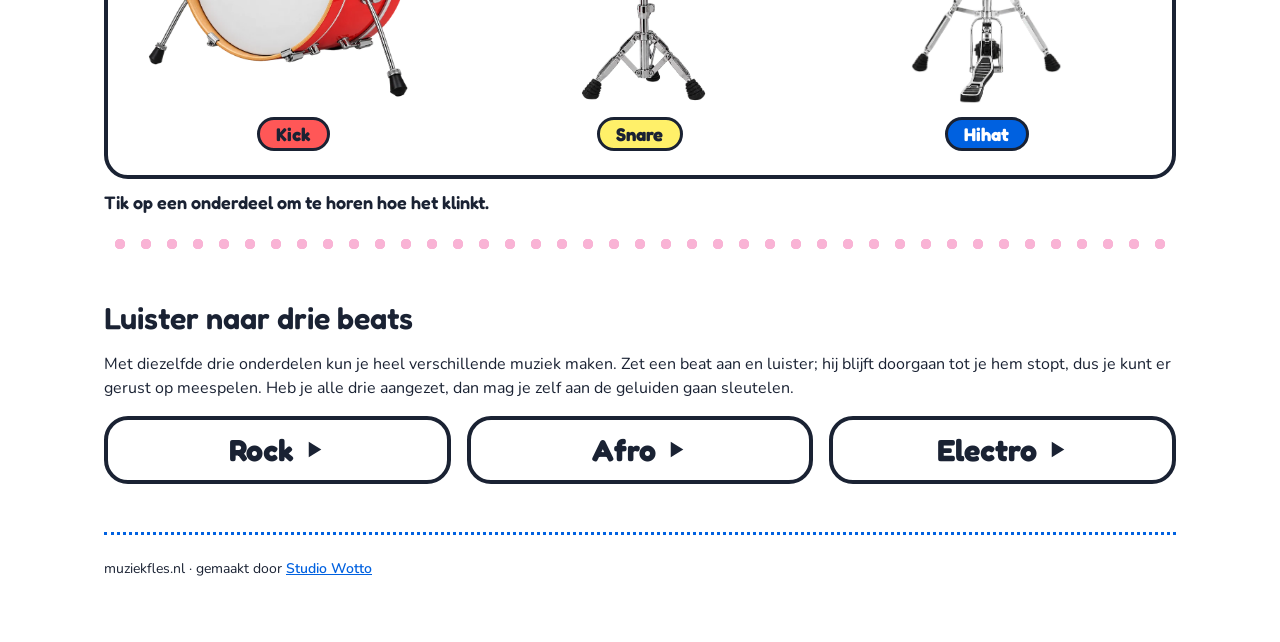
<file: les1-drums.html>
<!doctype html>
<html lang="nl">
<head>
<meta charset="utf-8">
<meta name="viewport" content="width=device-width, initial-scale=1">
<title>Ontdek het drumstel — online muziek maken | muziekfles.nl</title>
<meta name="description" content="Leer wat een drumstel is, ontwerp je eigen kick, snare en hihat en speel mee met het ritmespel. Gratis online muziekles, meteen in je browser.">
<meta name="author" content="Studio Wotto">
<meta name="robots" content="index, follow, max-image-preview:large, max-snippet:-1">

<link rel="canonical" href="https://muziekfles.nl/les1-drums.html">
<link rel="author" href="https://studiowotto.com">

<meta property="og:type" content="article">
<meta property="og:url" content="https://muziekfles.nl/les1-drums.html">
<meta property="og:site_name" content="muziekfles.nl">
<meta property="og:locale" content="nl_NL">
<meta property="og:title" content="Ontdek het drumstel — online muziek maken">
<meta property="og:description" content="Leer wat een drumstel is, ontwerp je eigen kick, snare en hihat en speel mee met het ritmespel. Gratis online muziekles, meteen in je browser.">
<meta property="og:image" content="https://muziekfles.nl/img/deelkaart-les1-drums.png">
<meta property="og:image:type" content="image/png">
<meta property="og:image:width" content="1200">
<meta property="og:image:height" content="630">
<meta property="og:image:alt" content="Ontdek het drumstel: een rood, geel en blauw drumstel op een koraalrode kaart van muziekfles.nl">
<meta name="twitter:card" content="summary_large_image">
<meta name="twitter:title" content="Ontdek het drumstel — online muziek maken">
<meta name="twitter:description" content="Leer wat een drumstel is, ontwerp je eigen kick, snare en hihat en speel mee met het ritmespel. Gratis online muziekles, meteen in je browser.">
<meta name="twitter:image" content="https://muziekfles.nl/img/deelkaart-les1-drums.png">

<link rel="icon" href="favicon.ico" sizes="32x32">
<link rel="icon" href="img/favicon-192.png" type="image/png" sizes="192x192">
<link rel="apple-touch-icon" href="img/favicon-192.png">

<script type="application/ld+json">
{
  "@context": "https://schema.org",
  "@graph": [
    {
      "@type": "LearningResource",
      "@id": "https://muziekfles.nl/les1-drums.html#les",
      "url": "https://muziekfles.nl/les1-drums.html",
      "name": "Ontdek het drumstel",
      "description": "Leer wat een drumstel is, ontwerp je eigen kick, snare en hihat en speel mee met het ritmespel. Gratis online muziekles, meteen in je browser.",
      "inLanguage": "nl-NL",
      "isAccessibleForFree": true,
      "learningResourceType": "interactieve les",
      "educationalLevel": "primair onderwijs",
      "typicalAgeRange": "8-12",
      "teaches": "ritme, maat, drumstel, kick, snare, hihat",
      "image": "https://muziekfles.nl/img/deelkaart-les1-drums.png",
      "audience": { "@type": "EducationalAudience", "educationalRole": "teacher" },
      "educationalUse": "klassikale les op het digibord",
      "interactivityType": "active",
      "isPartOf": { "@type": "WebSite", "@id": "https://muziekfles.nl/#site", "url": "https://muziekfles.nl/", "name": "muziekfles.nl" },
      "publisher": { "@type": "Organization", "@id": "https://muziekfles.nl/#studio", "name": "Studio Wotto", "url": "https://studiowotto.com" }
    },
    {
      "@type": "BreadcrumbList",
      "itemListElement": [
        { "@type": "ListItem", "position": 1, "name": "Alle lessen", "item": "https://muziekfles.nl/" },
        { "@type": "ListItem", "position": 2, "name": "Ontdek het drumstel" }
      ]
    }
  ]
}
</script>
<link rel="preload" href="fonts/fredoka.woff2" as="font" type="font/woff2" crossorigin>
<link rel="preload" href="fonts/nunito.woff2" as="font" type="font/woff2" crossorigin>
<link rel="stylesheet" href="css/wotto.css">
<link rel="stylesheet" href="css/site.css">
<link rel="stylesheet" href="css/iconen.css">
</head>
<body>

<div class="wrap">

  <header class="topbar">
    <a class="terug" href="index.html">
      <i class="ph-bold ph-arrow-left" aria-hidden="true"></i> Alle lessen
    </a>
    <button class="knop mini" type="button" data-wis-alles>Wis voortgang</button>
  </header>

  <div class="hero">
    <h1><span class="reeks">Ritme · les 1</span> Ontdek het <em>drumstel</em></h1>

    <h2>Wat is een drumstel?</h2>
    <p class="lead">
      Een drumstel is een <b>ritme-instrument</b>. Je maakt er geen melodie mee maar
      een ritme: het boem-tsak dat onder bijna elk liedje zit.
    </p>

    <figure class="drumstel-groot">
      <button class="vergroot" type="button" data-vergroot>
        <img src="img/drumstel.webp" width="1506" height="1044" alt="Een drumstel met drie onderdelen naast elkaar: een grote rode trommel op de grond, een gele trommel op een standaard en twee blauwe bekkens op een standaard.">
      </button>
      <figcaption>
        Weet jij hoe alle onderdelen heten?
      </figcaption>
    </figure>

    <p class="lead">
      Een drumstel heeft heel veel onderdelen, maar drie daarvan hoor je in bijna
      elk nummer: de <b>kick</b>, de <b>snare</b> en de <b>hihat</b>. Met alleen
      die drie speel je al een echte beat.
    </p>
    <!-- Eerst lezen wat het is, dan pas de foto's. Naam, vorm, kleur en tekst
         komen uit KIT in drumkit.js, zodat ze maar op een plek staan. -->
    <div class="onderdelen-uitleg">
      <p class="deel-uitleg" data-uitleg="kick"></p>
      <p class="deel-uitleg" data-uitleg="snare"></p>
      <p class="deel-uitleg" data-uitleg="hihat"></p>
    </div>

    <figure class="drumstel">
      <div class="onderdelen">
        <button class="deel" type="button" data-id="kick" style="--kleur: var(--koraal)">
          <img class="puls" data-puls="1.12" src="img/kick.webp" width="915" height="700"
               alt="De kick: een grote rode trommel die op de grond staat.">
          <span class="deel-naam">Kick</span>
        </button>

        <button class="deel" type="button" data-id="snare" style="--kleur: var(--zon)">
          <img class="puls" data-puls="1.12" src="img/snare.webp" width="925" height="700"
               alt="De snare: een gele trommel op een standaard.">
          <span class="deel-naam">Snare</span>
        </button>

        <button class="deel" type="button" data-id="hihat"
                style="--kleur: var(--blauw); --op-kleur: var(--wit)">
          <img class="puls" data-puls="1.12" src="img/hihat.webp" width="467" height="700"
               alt="De hihat: twee blauwe bekkens boven elkaar op een standaard met een pedaal.">
          <span class="deel-naam">Hihat</span>
        </button>
      </div>

      <figcaption>
        Tik op een onderdeel om te horen hoe het klinkt.
      </figcaption>
    </figure>

    <div class="stippels" aria-hidden="true"></div>
  </div>

  <dialog class="grootbeeld" data-grootbeeld>
    <img src="img/drumstel.webp" width="1506" height="1044" alt="Een drumstel met drie onderdelen naast elkaar: een grote rode trommel op de grond, een gele trommel op een standaard en twee blauwe bekkens op een standaard.">
  </dialog>

  <h2 class="kop">Luister naar drie beats</h2>

  <p class="blok-uitleg">
    Met diezelfde drie onderdelen kun je heel verschillende muziek maken. Zet een
    beat aan en luister; hij blijft doorgaan tot je hem stopt, dus je kunt er
    gerust op meespelen. Heb je alle drie aangezet, dan mag je zelf aan de
    geluiden gaan sleutelen.
  </p>

  <div class="beats" data-beats></div>

  <!-- Staat er pas als je alle drie de beats hebt gehoord. Zie spel.js. -->
  <div class="kitblok" data-kitblok hidden>
    <h2 class="kop kop-kit">Verander de geluiden van het drumstel</h2>
    <p class="blok-uitleg">Sleep aan de schuifjes en hoor wat er verandert.</p>
    <main class="kit" id="kit"></main>
  </div>

  <!-- Staat er pas als je aan alle schuifjes hebt gedraaid. Zie spel.js. -->
  <div class="spelblok" data-spelblok hidden>

  <h2 class="kop kop-spel">Speel de drumstel game</h2>

  <p class="spel-uitleg">
    Er vallen vormen naar beneden. Raak ze precies als ze op de lege vorm
    onderaan staan, met <b>A</b>, <b>S</b> en <b>D</b> of door op de knoppen
    te tikken. Hoe strakker je zit, hoe meer punten. Mis je er een, of sla je
    ernaast, dan ben je een hartje kwijt. En het tempo loopt langzaam op.
  </p>

  <section class="paneel spel" id="spel">
    <div class="spel-niveaus" data-niveaus role="group" aria-label="Moeilijkheidsgraad"></div>
    <p class="niveau-uitleg" data-niveau-uitleg></p>

    <div class="spel-veld">
      <div class="spel-zij links">
        <span class="spel-hartjes" data-hartjes></span>
      </div>

      <div class="spel-midden">
        <div class="spel-banen" data-banen></div>
        <div class="spel-knoppen" data-knoppen></div>
      </div>

      <div class="spel-zij rechts">
        <span class="spel-label">score</span>
        <b class="spel-groot" data-score>0</b>
        <span class="spel-label"><b data-bpm>70</b> bpm</span>
        <span class="spel-label spel-record">beste <b data-record>0</b></span>
      </div>

      <div class="spel-aftellen" data-aftellen aria-hidden="true"></div>
      <div class="spel-vrij" data-vrij aria-live="polite"></div>

      <div class="spel-kaart" data-kaart>
        <h3>Klaar?</h3>
        <div class="kaart-cijfers" data-kaart-cijfers></div>
        <p data-kaart-tekst>Je krijgt eerst vier tellen om mee te tellen.</p>
        <button class="knop groot" type="button" data-kaart-knop>Start</button>
      </div>
    </div>

    <p class="spel-oordeel" data-oordeel aria-live="polite"></p>
  </section>

  </div>


  <div class="melding" data-melding aria-live="polite"></div>

  <footer class="voet">
    muziekfles.nl · gemaakt door <a href="https://studiowotto.com">Studio Wotto</a>
  </footer>

</div>

<script defer src="js/vendor/Tone.js"></script>
<script defer src="js/instellingen.js"></script>
<script defer src="js/drumkit.js"></script>
<script defer src="js/polka.js"></script>
<script defer src="js/beats.js"></script>
<script defer src="js/melding.js"></script>
<script defer src="js/spel.js"></script>

<!-- Cloudflare Web Analytics: telt bezoeken zonder cookies. -->
<script defer src="https://static.cloudflareinsights.com/beacon.min.js" data-cf-beacon='{"token": "5dab1e3a930548d8b2e3a0ba0880f787"}'></script>

</body>
</html>
</file>
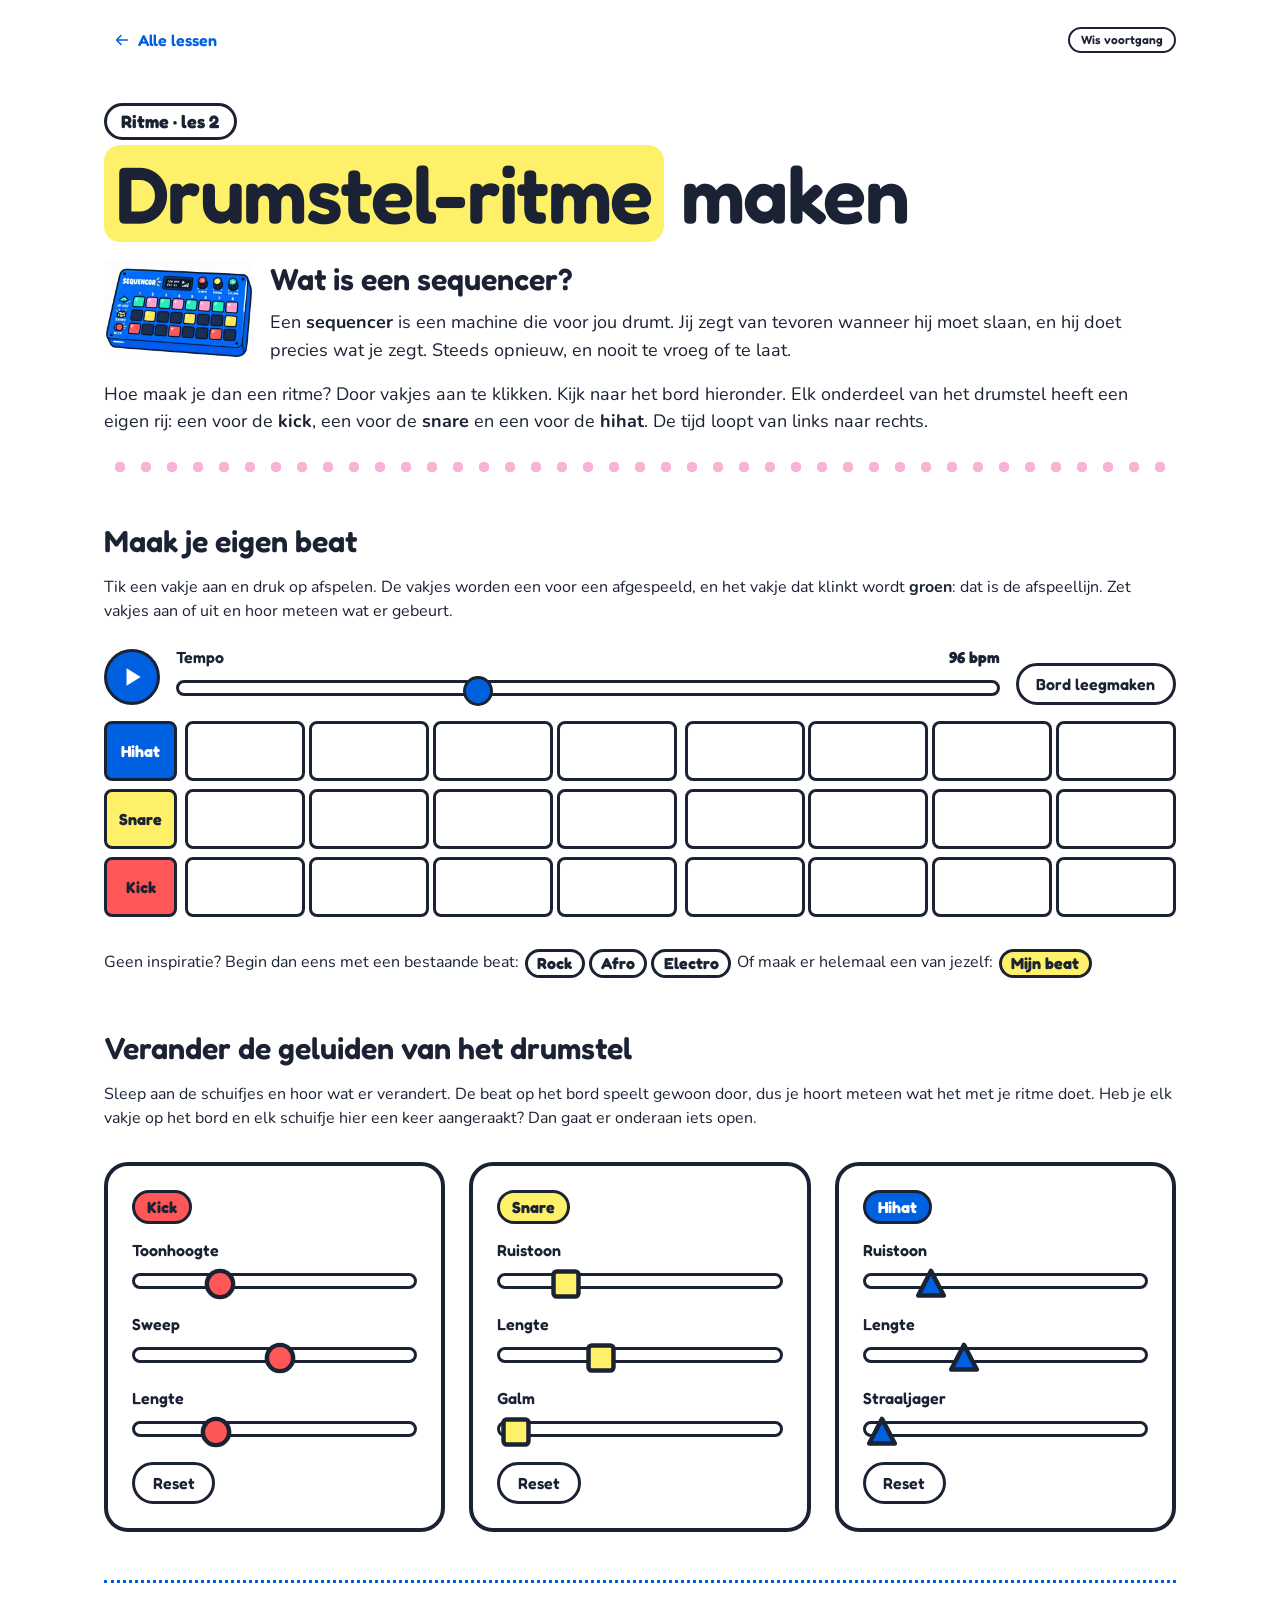
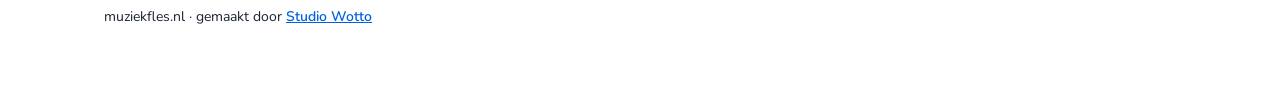
<file: les2-drums.html>
<!doctype html>
<html lang="nl">
<head>
<meta charset="utf-8">
<meta name="viewport" content="width=device-width, initial-scale=1">
<title>Drumstel-ritme maken — online muziek maken | muziekfles.nl</title>
<meta name="description" content="Leer wat een sequencer is en maak je eigen drumbeat: zet de kick, de snare en de hihat op het bord en hoor meteen wat er gebeurt. Gratis online muziekles, meteen in je browser.">
<meta name="author" content="Studio Wotto">
<meta name="robots" content="index, follow, max-image-preview:large, max-snippet:-1">

<link rel="canonical" href="https://muziekfles.nl/les2-drums.html">
<link rel="author" href="https://studiowotto.com">

<meta property="og:type" content="article">
<meta property="og:url" content="https://muziekfles.nl/les2-drums.html">
<meta property="og:site_name" content="muziekfles.nl">
<meta property="og:locale" content="nl_NL">
<meta property="og:title" content="Drumstel-ritme maken — online muziek maken">
<meta property="og:description" content="Leer wat een sequencer is en maak je eigen drumbeat: zet de kick, de snare en de hihat op het bord en hoor meteen wat er gebeurt. Gratis online muziekles, meteen in je browser.">
<meta property="og:image" content="https://muziekfles.nl/img/deelkaart-les2-drums.png">
<meta property="og:image:type" content="image/png">
<meta property="og:image:width" content="1200">
<meta property="og:image:height" content="630">
<meta property="og:image:alt" content="Drumstel-ritme maken: een sequencer op een gele kaart van muziekfles.nl">
<meta name="twitter:card" content="summary_large_image">
<meta name="twitter:title" content="Drumstel-ritme maken — online muziek maken">
<meta name="twitter:description" content="Leer wat een sequencer is en maak je eigen drumbeat: zet de kick, de snare en de hihat op het bord en hoor meteen wat er gebeurt. Gratis online muziekles, meteen in je browser.">
<meta name="twitter:image" content="https://muziekfles.nl/img/deelkaart-les2-drums.png">

<link rel="icon" href="favicon.ico" sizes="32x32">
<link rel="icon" href="img/favicon-192.png" type="image/png" sizes="192x192">
<link rel="apple-touch-icon" href="img/favicon-192.png">

<script type="application/ld+json">
{
  "@context": "https://schema.org",
  "@graph": [
    {
      "@type": "LearningResource",
      "@id": "https://muziekfles.nl/les2-drums.html#les",
      "url": "https://muziekfles.nl/les2-drums.html",
      "name": "Drumstel-ritme maken",
      "description": "Leer wat een sequencer is en maak je eigen drumbeat: zet de kick, de snare en de hihat op het bord en hoor meteen wat er gebeurt. Gratis online muziekles, meteen in je browser.",
      "inLanguage": "nl-NL",
      "isAccessibleForFree": true,
      "learningResourceType": "interactieve les",
      "educationalLevel": "primair onderwijs",
      "typicalAgeRange": "8-12",
      "teaches": "ritme, maat, sequencer, beat maken, kick, snare, hihat",
      "image": "https://muziekfles.nl/img/deelkaart-les2-drums.png",
      "audience": { "@type": "EducationalAudience", "educationalRole": "teacher" },
      "educationalUse": "klassikale les op het digibord",
      "interactivityType": "active",
      "isPartOf": { "@type": "WebSite", "@id": "https://muziekfles.nl/#site", "url": "https://muziekfles.nl/", "name": "muziekfles.nl" },
      "publisher": { "@type": "Organization", "@id": "https://muziekfles.nl/#studio", "name": "Studio Wotto", "url": "https://studiowotto.com" }
    },
    {
      "@type": "BreadcrumbList",
      "itemListElement": [
        { "@type": "ListItem", "position": 1, "name": "Alle lessen", "item": "https://muziekfles.nl/" },
        { "@type": "ListItem", "position": 2, "name": "Drumstel-ritme maken" }
      ]
    }
  ]
}
</script>
<link rel="preload" href="fonts/fredoka.woff2" as="font" type="font/woff2" crossorigin>
<link rel="preload" href="fonts/nunito.woff2" as="font" type="font/woff2" crossorigin>
<link rel="stylesheet" href="css/wotto.css">
<link rel="stylesheet" href="css/site.css">
<link rel="stylesheet" href="css/iconen.css">
</head>
<body>

<div class="wrap">

  <header class="topbar">
    <a class="terug" href="index.html">
      <i class="ph-bold ph-arrow-left" aria-hidden="true"></i> Alle lessen
    </a>
    <button class="knop mini" type="button" data-wis-alles>Wis voortgang</button>
  </header>

  <div class="hero">
    <h1><span class="reeks">Ritme · les 2</span> <em>Drumstel-ritme</em> maken</h1>

    <div class="met-plaatje">
      <img class="met-plaatje-beeld" src="img/sequencer.webp" alt="Een sequencer: een blauw kastje met drie rijen gekleurde knopjes, voor de hihat, de snare en de kick."
           width="480" height="320">
      <div class="met-plaatje-tekst">
        <h2>Wat is een sequencer?</h2>
        <p class="lead">
          Een <b>sequencer</b> is een machine die voor jou drumt. Jij zegt van
          tevoren wanneer hij moet slaan, en hij doet precies wat je zegt. Steeds
          opnieuw, en nooit te vroeg of te laat.
        </p>
        <p class="lead">
          Hoe maak je dan een ritme? Door vakjes aan te klikken. Kijk naar het
          bord hieronder. Elk onderdeel van het drumstel heeft een eigen rij: een
          voor de <b>kick</b>, een voor de <b>snare</b> en een voor de
          <b>hihat</b>. De tijd loopt van links naar rechts.
        </p>
      </div>
    </div>

    <div class="stippels" aria-hidden="true"></div>
  </div>

  <h2 class="kop">Maak je eigen beat</h2>

  <p class="blok-uitleg">
    Tik een vakje aan en druk op afspelen. De vakjes worden een voor een
    afgespeeld, en het vakje dat klinkt wordt <b>groen</b>: dat is de
    afspeellijn. Zet vakjes aan of uit en hoor meteen wat er gebeurt.
  </p>

  <!-- Afspelen, tempo en de terugzetknop staan boven het bord, niet erin. -->
  <div class="seq-knoppen" data-seq-knoppen></div>

  <section class="seq" id="seq">
    <div class="seq-bord" data-seq-bord></div>
  </section>

  <!-- De vier kaarten, klein in een zin onder het bord. sequencer.js zet de
       drie voorbeelden in het eerste vak en Mijn beat in het tweede. -->
  <p class="seq-keuze">
    Geen inspiratie? Begin dan eens met een bestaande beat:
    <span class="seq-kaarten" data-seq-kaarten></span>
    Of maak er helemaal een van jezelf:
    <span class="seq-kaarten" data-seq-eigen></span>
  </p>

  <div class="kitblok">
    <h2 class="kop kop-kit">Verander de geluiden van het drumstel</h2>
    <p class="blok-uitleg">
      Sleep aan de schuifjes en hoor wat er verandert. De beat op het bord
      speelt gewoon door, dus je hoort meteen wat het met je ritme doet.
      Heb je elk vakje op het bord en elk schuifje hier een keer aangeraakt?
      Dan gaat er onderaan iets open.
    </p>
    <main class="kit compact" id="kit"></main>
  </div>

  <!-- Staat er pas als je elk vakje op het bord en elk schuifje van de
       geluiden een keer hebt aangeraakt. Zie beatspel.js. -->
  <div class="spelblok" data-spelblok hidden>

  <h2 class="kop kop-spel">Speel je eigen beat</h2>

  <p class="spel-uitleg">
    Nu speel jij de beat die je net hebt gemaakt, vier maten lang. Raak de
    vormen als ze op de lege vorm onderaan staan, met <b>A</b>, <b>S</b> en
    <b>D</b> of door op de knoppen te tikken. Elke noot die je raakt is een
    punt. Verander je de beat, dan begint je beste score weer bij nul.
  </p>

  <section class="paneel spel" id="beatspel">
    <div class="klap-schuif spel-levens">
      <label for="spel-levens">Hoeveel hartjes wil je?<b data-levens-getal></b></label>
      <input type="range" id="spel-levens" data-levens min="1" max="10" step="1">
    </div>

    <div class="spel-veld">
      <div class="spel-zij links">
        <span class="spel-hartjes" data-hartjes></span>
      </div>

      <div class="spel-midden">
        <div class="spel-banen" data-banen></div>
        <div class="spel-knoppen" data-knoppen></div>
      </div>

      <div class="spel-zij rechts">
        <span class="spel-label">raak</span>
        <b class="spel-groot" data-score>0</b>
        <span class="spel-label">van de <b data-totaal>0</b></span>
        <span class="spel-label"><b data-bpm>96</b> bpm</span>
        <span class="spel-label spel-record">beste <b data-record>0</b></span>
      </div>

      <div class="spel-aftellen" data-aftellen aria-hidden="true"></div>

      <div class="spel-kaart" data-kaart>
        <h3>Klaar?</h3>
        <div class="kaart-cijfers" data-kaart-cijfers></div>
        <p data-kaart-tekst></p>
        <button class="knop groot" type="button" data-kaart-knop>Start</button>
      </div>
    </div>

    <p class="spel-oordeel" data-oordeel aria-live="polite"></p>
  </section>

  </div>

  <div class="melding" data-melding aria-live="polite"></div>

  <footer class="voet">
    muziekfles.nl · gemaakt door <a href="https://studiowotto.com">Studio Wotto</a>
  </footer>

</div>

<script defer src="js/vendor/Tone.js"></script>
<script defer src="js/instellingen.js"></script>
<script defer src="js/drumkit.js"></script>
<script defer src="js/polka.js"></script>
<script defer src="js/beats.js"></script>
<script defer src="js/melding.js"></script>
<script defer src="js/sequencer.js"></script>
<script defer src="js/beatspel.js"></script>

<!-- Cloudflare Web Analytics: telt bezoeken zonder cookies. -->
<script defer src="https://static.cloudflareinsights.com/beacon.min.js" data-cf-beacon='{"token": "5dab1e3a930548d8b2e3a0ba0880f787"}'></script>

</body>
</html>
</file>
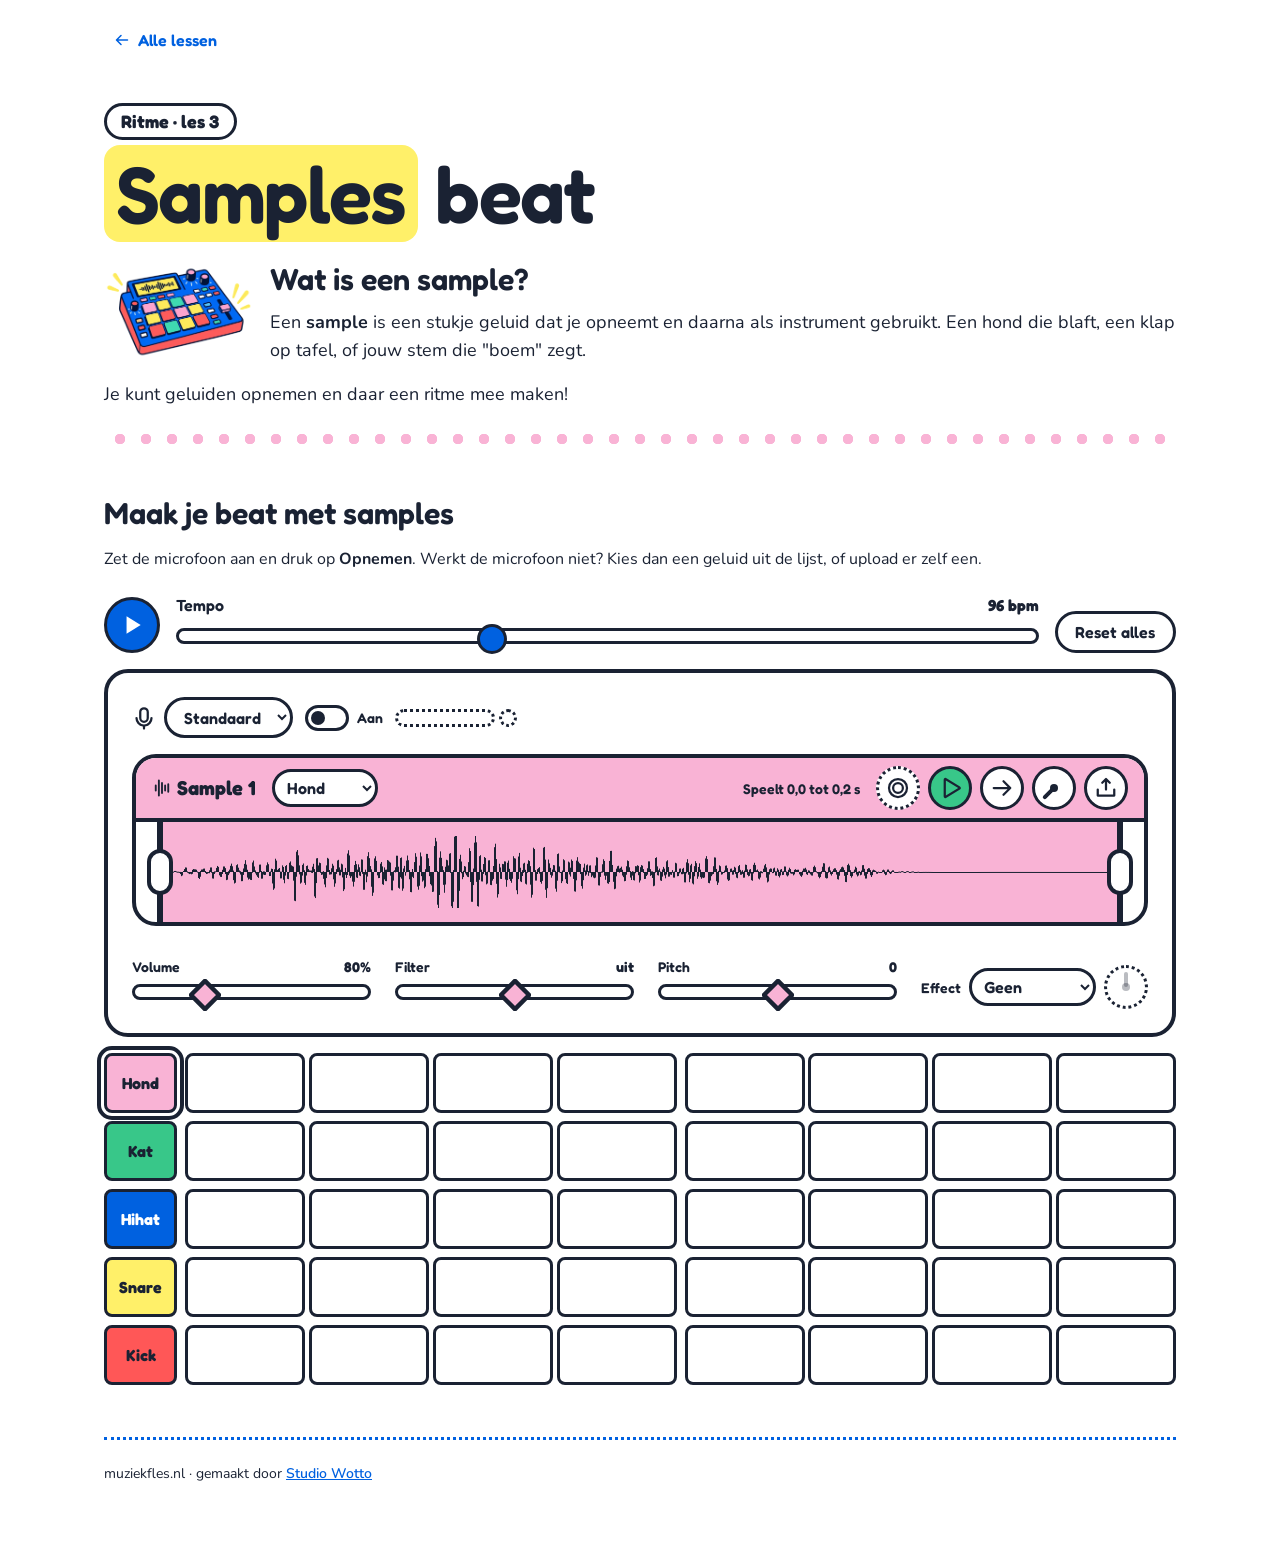
<file: les3-samples.html>
<!doctype html>
<html lang="nl">
<head>
<meta charset="utf-8">
<meta name="viewport" content="width=device-width, initial-scale=1">

<title>Samples beat — online muziek maken | muziekfles.nl</title>
<meta name="description" content="Ritmeles 3: neem twee eigen geluiden op, of kies er een, en maak er met de kick, de snare en de hihat een beat mee in de sequencer. Gratis online muziekles, meteen in je browser.">
<meta name="author" content="Studio Wotto">
<meta name="robots" content="index, follow, max-image-preview:large, max-snippet:-1">

<link rel="canonical" href="https://muziekfles.nl/les3-samples.html">
<link rel="author" href="https://studiowotto.com">

<meta property="og:type" content="article">
<meta property="og:url" content="https://muziekfles.nl/les3-samples.html">
<meta property="og:site_name" content="muziekfles.nl">
<meta property="og:locale" content="nl_NL">
<meta property="og:title" content="Samples beat — online muziek maken">
<meta property="og:description" content="Neem twee eigen geluiden op en maak er met het drumstel een beat mee in de sequencer.">
<meta property="og:image" content="https://muziekfles.nl/img/deelkaart-les3-samples.png">
<meta property="og:image:type" content="image/png">
<meta property="og:image:width" content="1200">
<meta property="og:image:height" content="630">
<meta property="og:image:alt" content="Samples beat: een sampler met gekleurde pads op een roze kaart van muziekfles.nl">
<meta name="twitter:card" content="summary_large_image">
<meta name="twitter:title" content="Samples beat — online muziek maken">
<meta name="twitter:description" content="Neem twee eigen geluiden op en maak er met het drumstel een beat mee in de sequencer.">
<meta name="twitter:image" content="https://muziekfles.nl/img/deelkaart-les3-samples.png">

<link rel="icon" href="favicon.ico" sizes="32x32">
<link rel="icon" href="img/favicon-192.png" type="image/png" sizes="192x192">
<link rel="apple-touch-icon" href="img/favicon-192.png">

<script type="application/ld+json">
{
  "@context": "https://schema.org",
  "@graph": [
    {
      "@type": "LearningResource",
      "@id": "https://muziekfles.nl/les3-samples.html#les",
      "url": "https://muziekfles.nl/les3-samples.html",
      "name": "Samples beat",
      "description": "Ritmeles 3: neem twee eigen geluiden op, of kies er een, en maak er met de kick, de snare en de hihat een beat mee in de sequencer. Gratis online muziekles, meteen in je browser.",
      "inLanguage": "nl-NL",
      "isAccessibleForFree": true,
      "learningResourceType": "interactieve les",
      "educationalLevel": "primair onderwijs",
      "typicalAgeRange": "8-12",
      "teaches": "sampling, geluid opnemen, sequencer, beat maken, kick, snare, hihat",
      "image": "https://muziekfles.nl/img/deelkaart-les3-samples.png",
      "audience": { "@type": "EducationalAudience", "educationalRole": "teacher" },
      "educationalUse": "klassikale les op het digibord",
      "interactivityType": "active",
      "isPartOf": { "@type": "WebSite", "@id": "https://muziekfles.nl/#site", "url": "https://muziekfles.nl/", "name": "muziekfles.nl" },
      "publisher": { "@type": "Organization", "@id": "https://muziekfles.nl/#studio", "name": "Studio Wotto", "url": "https://studiowotto.com" }
    },
    {
      "@type": "BreadcrumbList",
      "itemListElement": [
        { "@type": "ListItem", "position": 1, "name": "Alle lessen", "item": "https://muziekfles.nl/" },
        { "@type": "ListItem", "position": 2, "name": "Samples beat" }
      ]
    }
  ]
}
</script>

<link rel="preload" href="fonts/fredoka.woff2" as="font" type="font/woff2" crossorigin>
<link rel="preload" href="fonts/nunito.woff2" as="font" type="font/woff2" crossorigin>
<link rel="stylesheet" href="css/wotto.css">
<link rel="stylesheet" href="css/site.css">
<link rel="stylesheet" href="css/iconen.css">
</head>
<body>

<div class="wrap">

  <header class="topbar">
    <a class="terug" href="index.html">
      <i class="ph-bold ph-arrow-left" aria-hidden="true"></i> Alle lessen
    </a>
  </header>

  <div class="hero">
    <h1><span class="reeks">Ritme · les 3</span> <em>Samples</em> beat</h1>

    <div class="met-plaatje">
      <img class="met-plaatje-beeld" src="img/sampler.webp" alt="Een sampler: een blauw kastje met zestien gekleurde pads, draaiknoppen, een schuif en een geel schermpje met een geluidsgolf."
           width="640" height="427">
      <div class="met-plaatje-tekst">
        <h2>Wat is een sample?</h2>
        <p class="lead">
          Een <b>sample</b> is een stukje geluid dat je opneemt en daarna als
          instrument gebruikt. Een hond die blaft, een klap op tafel, of jouw
          stem die "boem" zegt.
        </p>
        <p class="lead">
          Je kunt geluiden opnemen en daar een ritme mee maken!
        </p>
      </div>
    </div>

    <div class="stippels" aria-hidden="true"></div>
  </div>

  <h2 class="kop">Maak je beat met samples</h2>

  <p class="blok-uitleg">
    Zet de microfoon aan en druk op <b>Opnemen</b>. Werkt de microfoon niet?
    Kies dan een geluid uit de lijst, of upload er zelf een.
  </p>

  <!-- Afspelen, tempo en Reset alles helemaal bovenaan, boven de sampler. -->
  <div class="seq-knoppen sb-knoppen" data-sb-knoppen></div>

  <section class="paneel storm samples" id="samples" data-storm>

    <!-- De microfoon. Zie storm.js. -->
    <div class="storm-balk">
      <div class="storm-mic" data-storm-mic>
        <label class="storm-microfoon">
          <i class="ph-bold ph-microphone" aria-hidden="true"></i>
          <span class="storm-microfoon-naam">Microfoon</span>
          <select data-storm-microfoon aria-label="Microfoon">
            <option value="">Standaard</option>
          </select>
        </label>
        <label class="schakel storm-mic-aan">
          <input type="checkbox" role="switch" data-storm-mic-aan aria-label="Microfoon aan">
          <span class="schakel-baan" aria-hidden="true"></span>
          <span>Aan</span>
        </label>
        <div class="storm-meter" data-storm-meter aria-hidden="true"><span></span></div>
        <span class="storm-clip" title="Rood: te hard, de top gaat eraf" aria-hidden="true"></span>
      </div>
    </div>

    <p class="storm-melding" data-storm-melding role="status" hidden></p>

    <!-- De golf van het gekozen sample, met de twee strepen. -->
    <div class="storm-golf" data-storm-golf>
      <!-- In de kop: de naam, een geluid uit snd/samples, en rechts de knoppen
           van het gekozen sample (storm.js zet ze erin). -->
      <div class="storm-golf-kop">
        <span class="storm-golf-naam" data-storm-golf-naam></span>
        <label class="storm-effect-kies storm-lijst">
          <select data-storm-lijst aria-label="Kies een geluid">
            <option value="">Nog geen geluiden</option>
          </select>
        </label>
        <span class="storm-golf-tijd" data-storm-golf-tijd></span>
        <div class="storm-kop-knoppen" data-storm-kop-knoppen></div>
      </div>
      <div class="storm-golf-vlak" data-storm-vlak>
        <canvas data-storm-canvas aria-hidden="true"></canvas>
        <div class="storm-kop-lijn" data-storm-kop hidden></div>
        <button class="storm-greep" type="button" role="slider" data-storm-greep="begin"
                aria-label="Begin van het geluid"><span aria-hidden="true"></span></button>
        <button class="storm-greep" type="button" role="slider" data-storm-greep="eind"
                aria-label="Eind van het geluid"><span aria-hidden="true"></span></button>
        <p class="storm-leeg" data-storm-leeg></p>
      </div>
    </div>

    <!-- De twee samples naast elkaar. storm.js bouwt ze uit STORM_LES in
         samplebeat.js. -->
    <div class="storm-kanalen" data-storm-kanalen></div>

    <!-- Tik je in het bord op de kick, de snare of de hihat, dan staan hier
         zijn schuifjes, in plaats van de golf en de knoppen van een sample.
         samplebeat.js vult dit. -->
    <div class="storm-golf sb-drum" data-sb-drum hidden></div>

  </section>

  <section class="seq">
    <div class="seq-bord" data-sb-bord></div>
  </section>

  <footer class="voet">
    muziekfles.nl · gemaakt door <a href="https://studiowotto.com">Studio Wotto</a>
  </footer>

</div>

<script defer src="js/vendor/Tone.js"></script>
<script defer src="js/instellingen.js"></script>
<script defer src="js/drumkit.js"></script>
<script defer src="js/beats.js"></script>
<script defer src="js/samplebeat.js"></script>
<script defer src="js/storm.js"></script>

<!-- Cloudflare Web Analytics: telt bezoeken zonder cookies. -->
<script defer src="https://static.cloudflareinsights.com/beacon.min.js" data-cf-beacon='{"token": "5dab1e3a930548d8b2e3a0ba0880f787"}'></script>

</body>
</html>
</file>
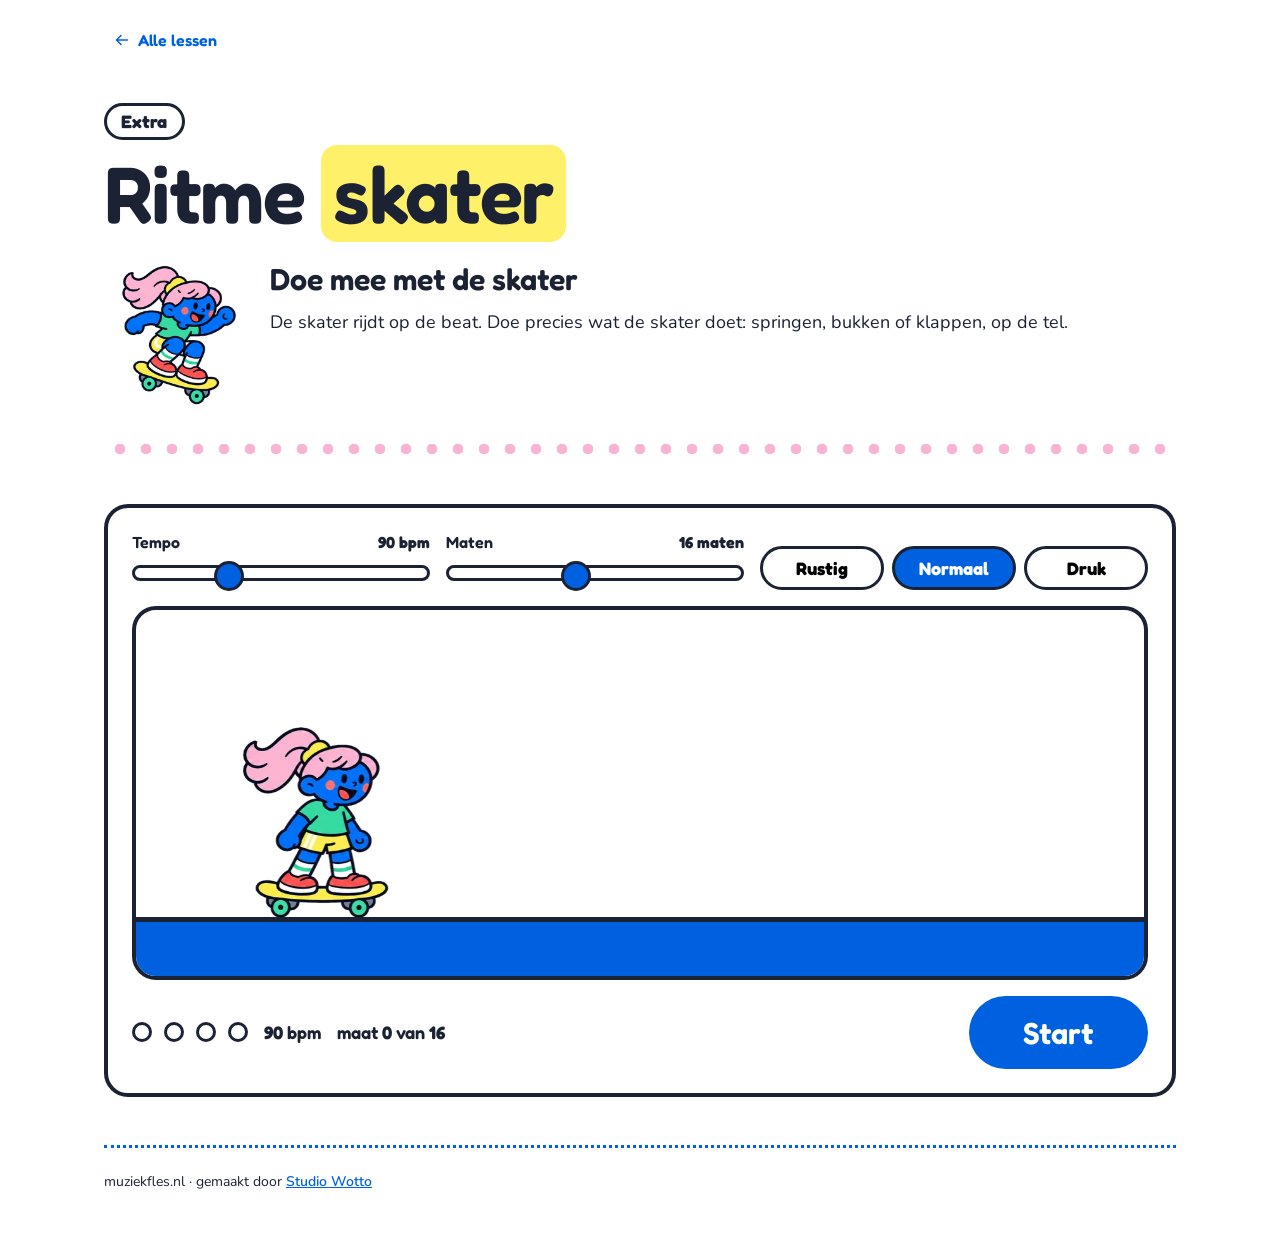
<file: ritmeskater.html>
<!doctype html>
<html lang="nl">
<head>
<meta charset="utf-8">
<meta name="viewport" content="width=device-width, initial-scale=1">

<title>Ritme skater — spring, buk en klap op de maat | muziekfles.nl</title>
<meta name="description" content="Ritme skater: een skater rijdt op een stoere hiphopbeat en springt, bukt en klapt precies op de tel. De hele klas doet mee. Gratis online muziekles voor op het digibord.">
<meta name="author" content="Studio Wotto">
<meta name="robots" content="index, follow, max-image-preview:large, max-snippet:-1">

<link rel="canonical" href="https://muziekfles.nl/ritmeskater.html">
<link rel="author" href="https://studiowotto.com">

<meta property="og:type" content="article">
<meta property="og:url" content="https://muziekfles.nl/ritmeskater.html">
<meta property="og:site_name" content="muziekfles.nl">
<meta property="og:locale" content="nl_NL">
<meta property="og:title" content="Ritme skater — spring, buk en klap op de maat">
<meta property="og:description" content="Een skater rijdt op een stoere hiphopbeat. Spring, buk en klap mee, precies op de tel.">
<meta property="og:image" content="https://muziekfles.nl/img/deelkaart-ritmeskater.png">
<meta property="og:image:type" content="image/png">
<meta property="og:image:width" content="1200">
<meta property="og:image:height" content="630">
<meta property="og:image:alt" content="Ritme skater: een skater die met het skateboard de lucht in springt, op een blauwe kaart van muziekfles.nl">
<meta name="twitter:card" content="summary_large_image">
<meta name="twitter:title" content="Ritme skater — spring, buk en klap op de maat">
<meta name="twitter:description" content="Een skater rijdt op een stoere hiphopbeat. Spring, buk en klap mee, precies op de tel.">
<meta name="twitter:image" content="https://muziekfles.nl/img/deelkaart-ritmeskater.png">

<link rel="icon" href="favicon.ico" sizes="32x32">
<link rel="icon" href="img/favicon-192.png" type="image/png" sizes="192x192">
<link rel="apple-touch-icon" href="img/favicon-192.png">

<script type="application/ld+json">
{
  "@context": "https://schema.org",
  "@graph": [
    {
      "@type": "LearningResource",
      "@id": "https://muziekfles.nl/ritmeskater.html#les",
      "url": "https://muziekfles.nl/ritmeskater.html",
      "name": "Ritme skater",
      "description": "Een skater rijdt op een stoere hiphopbeat en springt, bukt en klapt precies op de tel. De hele klas doet mee.",
      "inLanguage": "nl-NL",
      "isAccessibleForFree": true,
      "learningResourceType": "interactieve les",
      "educationalLevel": "primair onderwijs",
      "typicalAgeRange": "8-12",
      "teaches": "ritme, tel, maat, tempo, bewegen op de maat, body percussion",
      "image": "https://muziekfles.nl/img/deelkaart-ritmeskater.png",
      "audience": { "@type": "EducationalAudience", "educationalRole": "teacher" },
      "educationalUse": "klassikale les op het digibord",
      "interactivityType": "active",
      "isPartOf": { "@type": "WebSite", "@id": "https://muziekfles.nl/#site", "url": "https://muziekfles.nl/", "name": "muziekfles.nl" },
      "publisher": { "@type": "Organization", "@id": "https://muziekfles.nl/#studio", "name": "Studio Wotto", "url": "https://studiowotto.com" }
    },
    {
      "@type": "BreadcrumbList",
      "itemListElement": [
        { "@type": "ListItem", "position": 1, "name": "Alle lessen", "item": "https://muziekfles.nl/" },
        { "@type": "ListItem", "position": 2, "name": "Ritme skater" }
      ]
    }
  ]
}
</script>

<link rel="preload" href="fonts/fredoka.woff2" as="font" type="font/woff2" crossorigin>
<link rel="preload" href="fonts/nunito.woff2" as="font" type="font/woff2" crossorigin>
<link rel="stylesheet" href="css/wotto.css">
<link rel="stylesheet" href="css/site.css">
<link rel="stylesheet" href="css/iconen.css">
</head>
<body>

<div class="wrap">

  <header class="topbar">
    <a class="terug" href="index.html">
      <i class="ph-bold ph-arrow-left" aria-hidden="true"></i> Alle lessen
    </a>
  </header>

  <div class="hero">
    <h1><span class="reeks">Extra</span> Ritme <em>skater</em></h1>

    <div class="met-plaatje">
      <img class="met-plaatje-beeld" src="img/ritmeskater.webp" alt="Een vrolijke skater met een roze paardenstaart die met het skateboard de lucht in springt."
           width="480" height="480">
      <div class="met-plaatje-tekst">
        <h2>Doe mee met de skater</h2>
        <p class="lead">
          De skater rijdt op de beat. Doe precies wat de skater doet: springen,
          bukken of klappen, op de tel.
        </p>
      </div>
    </div>

    <div class="stippels" aria-hidden="true"></div>
  </div>

  <section class="paneel klapspel" id="renner">

    <!-- Voor de juf: hoe druk, het tempo en hoe lang. Zie renner.js. -->
    <div class="klap-knoppen op-een-regel">
      <div class="klap-schuifjes" data-rn-schuifjes></div>
      <div class="klap-keuzes" data-rn-keuze="druk" role="group" aria-label="Hoe druk"></div>
    </div>

    <div class="rn-baan" data-rn-baan>
      <span class="rn-doel" data-rn-doel aria-hidden="true"></span>
      <div class="rn-dingen" data-rn-dingen></div>
      <div class="rn-pop" data-rn-pop aria-hidden="true"><div class="rn-pop-beeld" data-rn-pop-beeld></div></div>
      <div class="klap-aftellen" data-rn-aftellen aria-hidden="true"></div>
    </div>

    <div class="klap-balk">
      <div class="klap-tellen" data-rn-tellen aria-hidden="true"></div>
      <span class="klap-label"><b data-rn-bpm>80</b> bpm</span>
      <span class="klap-label">maat <b data-rn-maat>0</b> van <b data-rn-totaal>16</b></span>
      <button class="knop groot" type="button" data-rn-start>Start</button>
    </div>

  </section>

  <div class="melding" data-melding aria-live="polite"></div>

  <footer class="voet">
    muziekfles.nl · gemaakt door <a href="https://studiowotto.com">Studio Wotto</a>
  </footer>

</div>

<script defer src="js/vendor/Tone.js"></script>
<script defer src="js/instellingen.js"></script>
<script defer src="js/drumkit.js"></script>
<script defer src="js/lijfgeluid.js"></script>
<script defer src="js/hiphop.js"></script>
<script defer src="js/melding.js"></script>
<script defer src="js/renner.js"></script>

<!-- Cloudflare Web Analytics: telt bezoeken zonder cookies. -->
<script defer src="https://static.cloudflareinsights.com/beacon.min.js" data-cf-beacon='{"token": "5dab1e3a930548d8b2e3a0ba0880f787"}'></script>

</body>
</html>
</file>
<file: css/wotto.css>
/* Wotto huisstijl tokens
   Drop-in stylesheet voor Studio Wotto gamification webapps */

/* De twee lettertypes staan op de site zelf, niet bij Google: dat scheelt twee
   omwegen bij het laden en er gaat niets van de bezoeker naar een ander. Het zijn
   variabele fonts, dus een bestand per lettertype dekt alle diktes. */
@font-face {
  font-family: 'Fredoka';
  font-style: normal;
  font-weight: 400 700;
  font-display: swap;
  src: url('../fonts/fredoka.woff2') format('woff2');
}

@font-face {
  font-family: 'Nunito';
  font-style: normal;
  font-weight: 400 900;
  font-display: swap;
  src: url('../fonts/nunito.woff2') format('woff2');
}

:root {
  /* Kleuren */
  --blauw: #0061E0;
  --koraal: #FF5757;
  --mint: #38C789;
  --zon: #FFF069;
  --bubblegum: #F9B3D5;
  --ink: #1A2233; /* check, voorstel */
  --wit: #FFFFFF;

  /* Typografie */
  --font-kop: 'Fredoka', sans-serif;
  --font-body: 'Nunito', sans-serif;

  /* Tekstschaal: 12, 14, 16, 18, 20, 24, 32, 40, 48. Zit een maat er tussenin,
     dan kies je de dichtstbijzijnde uit de rij -- geen eigen getal. */
  --text-xs:   0.75rem;
  --text-sm:   0.875rem;
  --text-base: 1rem;
  --text-md:   1.125rem;
  --text-lg:   1.25rem;
  --text-xl:   1.5rem;
  --text-2xl:  2rem;
  --text-3xl:  2.5rem;
  --text-4xl:  3rem;

  /* Koppen die meeschalen met het scherm. Ook dit zijn vaste tokens: elf losse
     clamp-formules door de site heen is geen schaal maar een verzameling. */
  --text-hero:     clamp(2.4rem, 7vw, 5rem);
  --text-kop:      clamp(1.4rem, 3.5vw, 1.9rem);
  --text-kaartkop: clamp(1.4rem, 5vw, 2rem);
  --text-melding:  clamp(1.6rem, 7vw, 3.2rem);
  --text-cijfer:       clamp(2.4rem, 10vw, 4rem);
  --text-cijfer-klein: clamp(1.6rem, 6vw, 2.4rem);
  --text-aftellen: clamp(4rem, 13vw, 8rem);
  --text-label:    clamp(0.85rem, 2.2vw, 1.15rem);

  /* Ruimte: 4, 8, 12, 16, 24, 32, 48, 64 */
  --space-1: 4px;
  --space-2: 8px;
  --space-3: 12px;
  --space-4: 16px;
  --space-5: 24px;
  --space-6: 32px;
  --space-7: 48px;
  --space-8: 64px;

  /* Layout */
  --content-max: 1200px;
  --gutter: clamp(16px, 5vw, 64px);
  --section-y: clamp(40px, 6vw, 72px);

  /* Vorm */
  --radius-sm: 8px;
  --radius-md: 16px;
  --radius: 24px;
  --radius-pill: 999px;

  /* Beweging */
  --bounce: cubic-bezier(0.34, 1.56, 0.64, 1);
}

body {
  font-family: var(--font-body);
  color: var(--ink);
  background: var(--wit);
}

h1, h2, h3, .ui {
  font-family: var(--font-kop);
  font-weight: 600;
}

/* Bouncy knop */
.knop {
  /* Ook als de knop een link is, zoals op de 404: dan geen onderstreping. */
  text-decoration: none;
  font-family: var(--font-kop);
  font-weight: 600;
  font-size: 1.1rem;
  color: var(--wit);
  background: var(--blauw);
  border: none;
  border-radius: var(--radius-pill);
  padding: 0.8em 1.6em;
  cursor: pointer;
  transition: transform 0.15s var(--bounce);
}

.knop:hover { transform: scale(1.06); }
.knop:active { transform: scale(0.94); }

.knop.koraal { background: var(--koraal); }
.knop.mint { background: var(--mint); }
.knop.zon { background: var(--zon); color: var(--ink); }

/* Zachte variant met dotted border */
.soft {
  border: 3px dotted var(--blauw);
  border-radius: var(--radius);
  background: transparent;
}

/* Kaart */
.kaart {
  background: var(--wit);
  border-radius: var(--radius);
  padding: 1.5rem;
}
</file>
<file: css/site.css>
/* Muziek Games - layout en componenten bovenop de Wotto huisstijl.

   Vlakke kleurvlakken met ruime afrondingen en een stevige inkt-omlijning.
   Geen slagschaduwen: diepte komt uit beweging, niet uit een getekend schuintje.
   Dotted randen blijven de zachte variant uit de huisstijl. */

*, *::before, *::after { box-sizing: border-box; }

html { -webkit-text-size-adjust: 100%; }

body {
  margin: 0;
  min-height: 100dvh;
  background: var(--wit);
  -webkit-tap-highlight-color: transparent;
}

.wrap {
  width: min(var(--content-max), 100%);
  margin-inline: auto;
  padding: var(--space-5) var(--gutter) var(--space-8);
}

/* ---------- Topbar ---------- */

.topbar {
  display: flex;
  align-items: center;
  justify-content: space-between;
  gap: var(--space-4);
  margin-bottom: var(--space-7);
}

.terug {
  display: inline-flex;
  align-items: center;
  gap: var(--space-2);
  font-family: var(--font-kop);
  font-weight: 600;
  color: var(--blauw);
  text-decoration: none;
  border-radius: var(--radius-pill);
  padding: 0.35em 0.9em 0.35em 0.6em;
  transition: transform 0.15s var(--bounce);
}

.terug:hover { transform: translateX(-3px); }
.terug:focus-visible { outline: 3px solid var(--ink); outline-offset: 3px; }

/* Klein en rustig: je moet hem kunnen vinden, maar er niet tegenaan vallen. */
.knop.mini {
  font-size: var(--text-xs);
  padding: 0.3em 0.9em;
  color: var(--ink);
  background: var(--wit);
  border: 2px solid var(--ink);
}

/* ---------- Het geluid, onder het tandwiel ---------- */

/* Het tandwiel rechtsboven op de beginpagina. Het menu klapt eronder open, over
   de bladzijde heen. */
.geluid-balk {
  position: relative;
  justify-content: flex-end;
  margin-bottom: 0;
}

.geluid-knop {
  display: grid;
  place-items: center;
  width: 44px;
  height: 44px;
  padding: 0;
  font-size: 24px;
  color: var(--ink);
  background: var(--wit);
  border: 3px solid var(--ink);
  border-radius: 50%;
  cursor: pointer;
  transition: transform 0.3s var(--bounce);
}

.geluid-knop:hover,
.geluid-knop[aria-expanded="true"] { transform: rotate(45deg); }
.geluid-knop:focus-visible { outline: 4px solid var(--blauw); outline-offset: 3px; }

.geluid-menu {
  position: absolute;
  top: calc(100% + var(--space-2));
  right: 0;
  z-index: 20;
  display: flex;
  flex-direction: column;
  gap: var(--space-3);
  width: min(420px, calc(100vw - 2 * var(--gutter)));
  box-sizing: border-box;
  padding: var(--space-4);
  font-size: var(--text-sm);
  line-height: 1.45;
  background: var(--wit);
  border: 4px solid var(--ink);
  border-radius: var(--radius);
  box-shadow: 0 8px 0 rgba(26, 34, 51, 0.12);
}

.geluid-menu[hidden] { display: none; }
.geluid-menu p { margin: 0; }

.geluid-menu-kop {
  display: flex;
  align-items: center;
  justify-content: space-between;
}

/* Het kruisje rechtsboven in het menu: rond, net als het tandwiel. */
.geluid-dicht {
  display: grid;
  place-items: center;
  width: 32px;
  height: 32px;
  padding: 0;
  font-size: 16px;
  color: var(--ink);
  background: var(--wit);
  border: 2px solid var(--ink);
  border-radius: 50%;
  cursor: pointer;
  transition: transform 0.15s var(--bounce);
}

.geluid-dicht:hover { transform: rotate(90deg); }
.geluid-dicht:focus-visible { outline: 3px solid var(--blauw); outline-offset: 2px; }

.geluid-menu h2 {
  margin: 0;
  font-family: var(--font-kop);
  font-size: var(--text-md);
}

.geluid-schuiven {
  display: grid;
  gap: var(--space-3);
}

.geluid-test {
  display: flex;
  align-items: center;
  gap: var(--space-3);
}

.geluid-test .knop { flex: none; align-self: center; }

.geluid-stip {
  flex: none;
  width: 22px;
  height: 22px;
  border: 3px solid var(--ink);
  border-radius: 50%;
  background: var(--wit);
  /* Vooraf een eigen laag, want hij veert op elke tel. */
  will-change: transform;
}

.geluid-stip.aan { background: var(--koraal); }

.geluid-tip {
  padding: var(--space-2) var(--space-3);
  background: var(--zon);
  border-radius: 12px;
}

/* ---------- Hero ---------- */

.hero { margin-bottom: var(--space-7); }

.hero h1 {
  font-size: var(--text-hero);
  line-height: 1.05;
  margin: 0 0 var(--space-2);
  letter-spacing: -0.02em;
}

.hero h1 em {
  font-style: normal;
  background: var(--zon);
  border-radius: var(--radius-md);
  padding: 0 0.15em;
  box-decoration-break: clone;
  -webkit-box-decoration-break: clone;
}

/* Welke reeks en welk nummer: 'Ritme · les 2'. Als pilletje boven de titel
   van de les, en bovenaan de kaart op de voorpagina. Wit met een inktrand,
   want het is een etiket en geen knop. */
.reeks {
  display: block;
  width: fit-content;
  padding: 0.15em 0.8em;
  font-family: var(--font-kop);
  font-weight: 700;
  font-size: var(--text-base);
  line-height: 1.4;
  letter-spacing: 0;
  color: var(--ink);
  background: var(--wit);
  border: 3px solid var(--ink);
  border-radius: var(--radius-pill);
}

.hero h1 .reeks { margin-bottom: var(--space-3); font-size: var(--text-md); }
.les .reeks { font-size: var(--text-sm); }

/* Het woordmerk staat als plaatje in de kop. De h1 blijft een h1, met de naam
   in de alt-tekst, dus voor een schermlezer verandert er niets. */
.merkbeeld {
  margin: 0 0 var(--space-4);
}

.merkbeeld img {
  display: block;
  width: 100%;
  height: auto;
}

.lead {
  font-size: var(--text-md);
  line-height: 1.55;
  margin: 0;
}

.lead + .lead { margin-top: var(--space-4); }

.hero h2,
.kop {
  margin: var(--space-5) 0 var(--space-3);
  font-size: var(--text-kop);
}

.kop { margin: 0 0 var(--space-4); }
.kop-kit { margin-top: var(--space-7); }

.blok-uitleg { margin: 0 0 var(--space-4); line-height: 1.5; }

/* ---------- Luisteren ---------- */

/* Drie kaarten naast elkaar, en onder elkaar zodra ze niet meer passen. */
/* De drie beats naast elkaar, en op een telefoon onder elkaar -- nooit twee
   naast elkaar met de derde er alleen onder. */
.beats {
  display: grid;
  grid-template-columns: repeat(3, minmax(0, 1fr));
  gap: var(--space-4);
}

@media (max-width: 520px) {
  .beats { grid-template-columns: 1fr; }
}

.beat {
  display: flex;
  align-items: center;
  justify-content: center;
  gap: var(--space-2);
  padding: 0.85em var(--space-4);
  background: var(--wit);
  border: 4px solid var(--ink);
  border-radius: var(--radius);
  cursor: pointer;
  transition: transform 0.15s var(--bounce);
}

.beat:hover { transform: translateY(-3px); }
.beat:focus-visible { outline: 4px solid var(--blauw); outline-offset: 3px; }

/* Deze speelt nu. */
.beat.speelt { background: var(--zon); }

.beat-naam {
  font-family: var(--font-kop);
  font-weight: 700;
  font-size: var(--text-kop);
  color: var(--ink);
}

/* Een driehoekje of een blokje achter de naam, zodat je ziet of hij loopt. */
.beat-teken {
  display: block;
  width: clamp(1.05rem, 2.8vw, 1.45rem);
  height: clamp(1.05rem, 2.8vw, 1.45rem);
  color: var(--ink);
}

.beat-teken svg {
  display: block;
  width: 100%;
  height: 100%;
  fill: currentColor;
}


.kitblok[hidden] { display: none; }

/* De foto van het hele drumstel. Erop klikken maakt hem groot, zodat je op het
   digibord de klas kunt laten raden hoe de onderdelen heten. */
.drumstel-groot { margin: var(--space-5) 0 0; }

.vergroot {
  display: block;
  width: 100%;
  padding: 0;
  border: none;
  background: none;
  cursor: zoom-in;
}

.vergroot img {
  display: block;
  width: 100%;
  height: auto;
  background: var(--wit);
  border: 4px solid var(--ink);
  border-radius: var(--radius);
  transition: transform 0.15s var(--bounce);
}

/* Geen loepje en geen tekst over de foto heen: bij het raadspel wil je alleen de
   foto zien. De muisaanwijzer verklapt wel dat je erop kunt klikken. */
.vergroot:hover img { transform: scale(1.01); }
.vergroot:focus-visible { outline: 4px solid var(--blauw); outline-offset: 3px; }

.drumstel-groot figcaption {
  margin-top: var(--space-3);
  font-family: var(--font-kop);
  font-weight: 600;
  font-size: var(--text-md);
}

/* Groot in beeld. Een dialog en geen eigen laag, want die regelt Escape, de
   achtergrond en de focus zelf al. */
.grootbeeld {
  width: min(96vw, 1500px);
  max-width: none;
  padding: var(--space-4);
  background: var(--wit);
  border: 4px solid var(--ink);
  border-radius: var(--radius);
}

/* Voluit en niet als tint: een halfdoorzichtige laag hoort niet bij de huisstijl,
   en op een digibord wil je de rest van de bladzijde toch niet meer zien. De
   kleur staat er als waarde, want ::backdrop erft niet overal de variabelen. */
.grootbeeld::backdrop { background: #1A2233; }

.grootbeeld img {
  display: block;
  width: 100%;
  height: auto;
  max-height: 76vh;
  object-fit: contain;
  cursor: zoom-out;
}


/* De foto van het drumstel hoort bij de uitleg: hij laat zien wat de drie
   onderdelen zijn voordat je ze hoort. */
.drumstel {
  margin: var(--space-6) 0 0;
}

/* De drie onderdelen naast elkaar in een lijst. Ze staan op een gedeelde vloer,
   dus het plaatje hangt onderaan zijn vak, net als in het echt. */
.onderdelen {
  display: grid;
  grid-template-columns: repeat(3, 1fr);
  align-items: end;
  gap: var(--space-4) var(--space-5);
  padding: var(--space-5) var(--space-5) var(--space-5);
  border: 4px solid var(--ink);
  border-radius: var(--radius);
  background: var(--wit);
}

/* De drie stukjes uitleg staan boven het vak, onder elkaar. Eerst lezen wat het
   is, dan de foto's erbij zien. */
.onderdelen-uitleg {
  display: flex;
  flex-direction: column;
  gap: var(--space-3);
  margin: var(--space-4) 0 0;
}

.deel-uitleg {
  margin: 0;
  line-height: 1.7;
  text-wrap: pretty;
}

/* De naam als pilletje in de kleur van het onderdeel. Niet als gekleurde letters:
   het geel van de snare is op wit niet te lezen, en de huisstijl werkt met volle
   vlakken in plaats van gekleurde tekst.

   Alle drie even breed, zodat de tekst erachter op dezelfde plek begint. Het is
   een knop: erop tikken speelt het geluid, net als de foto eronder. */
.deel-titel {
  display: inline-flex;
  align-items: center;
  justify-content: center;
  min-width: 6em;
  margin-right: 0.5em;
  padding: 0.1em 0.75em;
  vertical-align: -0.2em;
  font-family: var(--font-kop);
  font-weight: 700;
  font-size: var(--text-base);
  color: var(--op-kleur, var(--ink));
  background: var(--kleur);
  border: 3px solid var(--ink);
  border-radius: var(--radius-pill);
  cursor: pointer;
  transition: transform 0.15s var(--bounce);
}

.deel-titel:hover { transform: scale(1.05); }
.deel-titel:focus-visible { outline: 4px solid var(--blauw); outline-offset: 3px; }

/* Licht mee op zodra dat geluid klinkt, ook als je de foto of het pad aantikt. */
.deel-titel.aan { transform: scale(1.08); }

.deel {
  /* Geen dubbeltik-zoom en geen wachttijd van 300 ms op een aanraakscherm;
     scrollen vanaf een foto blijft gewoon kunnen. */
  touch-action: manipulation;
  display: flex;
  flex-direction: column;
  align-items: center;
  justify-content: flex-end;
  gap: var(--space-3);
  padding: 0;
  border: none;
  background: none;
  cursor: pointer;
  transition: transform 0.15s var(--bounce);
}

/* Alle drie een even groot vak, en het plaatje past daar met zijn eigen
   verhouding in, met zijn voeten op de onderrand.

   Niet met max-width en max-height samen: als die allebei tegelijk aanslaan
   houdt een flexitem zijn beeldverhouding niet vast, en dan werden de kick en de
   snare uitgerekt tot ze even hoog stonden als de hihat. Nu is de hihat gewoon
   de langste van de drie, zoals het hoort. */
.deel img {
  display: block;
  width: 100%;
  height: clamp(120px, 26vw, 320px);
  object-fit: contain;
  object-position: center bottom;
  /* Opveren doet hij vanaf de vloer, niet vanuit het midden: dan blijft hij met
     zijn voeten staan waar hij stond. */
  transform-origin: center bottom;
}

.deel-naam {
  font-family: var(--font-kop);
  font-weight: 700;
  font-size: var(--text-label);
  color: var(--op-kleur, var(--ink));
  background: var(--kleur);
  border: 3px solid var(--ink);
  border-radius: var(--radius-pill);
  padding: 0.15em 0.9em;
}

/* Aangetikt veert het plaatje even op en weer terug, met dezelfde puls als de
   vormen op de pads. Die zit in flits, niet hier, want anders begint hij opnieuw
   als je er midden in nog eens op tikt. */
.deel:hover { transform: scale(1.03); }
.deel:focus-visible { outline: 4px solid var(--blauw); outline-offset: 4px; }

.drumstel figcaption {
  margin-top: var(--space-3);
  font-family: var(--font-kop);
  font-weight: 600;
  font-size: var(--text-md);
}

.stippels {
  height: 14px;
  margin-top: var(--space-5);
  background-image: radial-gradient(circle, var(--bubblegum) 5px, transparent 5.5px);
  background-size: 26px 14px;
  background-position: center;
}

/* ---------- Lessenrooster ---------- */

.lessen {
  display: grid;
  grid-template-columns: repeat(auto-fit, minmax(260px, 1fr));
  gap: var(--space-5);
}

.les {
  display: flex;
  flex-direction: column;
  gap: var(--space-3);
  padding: var(--space-5);
  border-radius: var(--radius);
  color: var(--ink);
  text-decoration: none;
  min-height: 250px;
}

/* Actieve les: vol gekleurd met inkt-omlijning. Diepte komt van het optillen. */
.les.klaar {
  background: var(--kleur);
  border: 4px solid var(--ink);
  transition: transform 0.15s var(--bounce);
}

.les.klaar:hover { transform: translateY(-6px); }
.les.klaar:active { transform: translateY(-1px) scale(0.985); }
.les.klaar:focus-visible { outline: 4px solid var(--blauw); outline-offset: 4px; }

/* Nog te ontwerpen: dotted, de zachte variant uit de huisstijl */
.les.binnenkort {
  border: 3px dotted var(--kleur);
  background: var(--wit);
}

.les .icoon {
  display: grid;
  place-items: center;
  width: 3.5rem;
  height: 3.5rem;
  border-radius: 50%;
  font-size: var(--text-2xl);
  flex: none;
}

.les.klaar .icoon { background: var(--wit); border: 3px solid var(--ink); color: var(--ink); }
.les.binnenkort .icoon { background: var(--kleur); color: var(--ink); }

/* Een blauwe kaart: ink haalt op blauw te weinig contrast, dus de tekst wordt
   wit. De blauwe speelknop zou erin wegvallen, die wordt wit met ink. */
.les.op-blauw { color: var(--wit); }
.les.op-blauw .badge.spelen { background: var(--wit); color: var(--ink); }

.les h2 { margin: 0; font-size: var(--text-xl); line-height: 1.15; }
.les p.tekst { margin: 0; line-height: 1.5; flex: 1; }

.badge {
  align-self: flex-start;
  font-family: var(--font-kop);
  font-weight: 600;
  border-radius: var(--radius-pill);
  padding: 0.45em 1.1em;
  border: 3px solid var(--ink);
}

.badge.spelen { background: var(--blauw); color: var(--wit); }
.badge.wacht { background: var(--wit); color: var(--ink); border-style: dotted; border-color: var(--kleur); }

/* ---------- De kit ---------- */

.kit {
  display: grid;
  grid-template-columns: repeat(auto-fit, minmax(290px, 1fr));
  align-items: start; /* de hihat heeft meer schuifjes en mag langer zijn */
  gap: var(--space-5);
  margin-top: var(--space-6);
}

.paneel {
  display: flex;
  flex-direction: column;
  gap: var(--space-4);
  padding: var(--space-5);
  border-radius: var(--radius);
  border: 4px solid var(--ink);
  background: var(--wit);
}

/* ---------- Pad ---------- */

.pad {
  display: flex;
  flex-direction: column;
  align-items: center;
  justify-content: center;
  gap: var(--space-2);
  width: 100%;
  aspect-ratio: 4 / 3;
  padding: var(--space-4);
  border: 4px solid var(--ink);
  border-radius: var(--radius);
  background: var(--kleur);
  color: var(--op-kleur, var(--ink));
  cursor: pointer;
  user-select: none;
  -webkit-user-select: none;
  touch-action: none;
  transition: transform 0.12s var(--bounce);
}

.pad:hover { transform: scale(1.02); }
.pad:focus-visible { outline: 4px solid var(--blauw); outline-offset: 4px; }
.pad.aan { transform: scale(0.94); transition-duration: 0.02s; }

/* Elk geluid heeft zijn eigen vorm: kick rond, snare vierkant, hihat driehoek.
   Bij een aanslag geeft die vorm een stuiterende puls. */
.vorm {
  width: min(46%, 108px);
  height: auto;
  aspect-ratio: 1;
  fill: var(--wit);
  stroke: var(--ink);
  stroke-width: 7;
  stroke-linejoin: round;
  will-change: transform;
}

.pad-naam {
  font-family: var(--font-kop);
  font-weight: 600;
  font-size: var(--text-lg);
  line-height: 1;
}

.pad-toets {
  font-family: var(--font-kop);
  font-weight: 700;
  font-size: var(--text-sm);
  line-height: 1.3;
  background: var(--wit);
  color: var(--ink);
  border: 3px solid var(--ink);
  border-radius: var(--radius-pill);
  padding: 0.1em 0.8em;
}

/* De drie teksten zijn even lang geschreven, dus ze lopen over evenveel regels
   en de schuifjes eronder staan gelijk. De min-height is het vangnet voor als
   er ooit eentje net iets korter wordt. */
/* ---------- Schuifjes ---------- */

.schuifjes { display: flex; flex-direction: column; gap: var(--space-4); }

.slider label {
  display: block;
  font-family: var(--font-kop);
  font-weight: 600;
  margin-bottom: var(--space-1);
}

input[type="range"] {
  -webkit-appearance: none;
  appearance: none;
  display: block;
  width: 100%;
  height: 34px;
  margin: 0;
  background: transparent;
  cursor: pointer;
  /* Opzij slepen is van het schuifje, niet van de bladzijde. Zonder dit pakt een
     digibord de veeg soms af om te scrollen en blijft de knop staan. Omhoog en
     omlaag vegen scrolt nog gewoon. */
  touch-action: pan-y;
}

input[type="range"]:focus-visible {
  outline: 3px solid var(--blauw);
  outline-offset: 4px;
  border-radius: var(--radius-pill);
}

input[type="range"]::-webkit-slider-runnable-track {
  height: 16px;
  border-radius: var(--radius-pill);
  background: var(--wit);
  border: 3px solid var(--ink);
}

/* De knop heeft dezelfde vorm als het pad erboven: rond, vierkant of driehoek.
   Dat kan niet met border-radius, dus het is een klein plaatje dat drumkit.js
   in --knop zet. De baan is 16px hoog, dus het midden zit op 8; een knop van 32
   hangt daar gecentreerd als hij 8 omhoog schuift. */
input[type="range"]::-webkit-slider-thumb {
  -webkit-appearance: none;
  appearance: none;
  width: 32px;
  height: 32px;
  margin-top: -8px;
  border: none;
  border-radius: 0;
  background: var(--knop) center / contain no-repeat;
}

input[type="range"]::-moz-range-track {
  height: 16px;
  border-radius: var(--radius-pill);
  background: var(--wit);
  border: 3px solid var(--ink);
}

input[type="range"]::-moz-range-thumb {
  width: 28px;
  height: 28px;
  border: none;
  border-radius: 0;
  background: var(--knop) center / contain no-repeat;
}

/* ---------- Kleine knop ---------- */

.knop.klein {
  align-self: flex-start;
  font-size: var(--text-base);
  padding: 0.5em 1.1em;
  background: var(--wit);
  color: var(--ink);
  border: 3px solid var(--ink);
}

/* De knop waar je op moet klikken om te beginnen. Die mag je niet kunnen missen. */
.knop.groot {
  font-size: var(--text-kop);
  padding: 0.6em 1.8em;
}

/* Op slot moet je kunnen zien. De knop houdt zijn plek, maar krijgt dezelfde
   gestippelde taal als een graad die nog dicht zit, en veert niet meer op. */
.knop:disabled {
  color: var(--ink);
  background: var(--wit);
  border: 3px dotted var(--blauw);
  cursor: not-allowed;
}

.knop:disabled:hover,
.knop:disabled:active { transform: none; }

.knop:focus-visible { outline: 4px solid var(--blauw); outline-offset: 3px; }

/* ---------- Het spelletje ---------- */

/* De kop en de uitleg staan boven het vak en niet erin: dan zie je meteen waar
   de game begint, ook als het vak zelf nog dicht is. */
.kop-spel { margin-top: var(--space-7); }

/* Het hele gamegedeelte is er nog niet zolang je niet aan alle schuifjes hebt
   gezeten. Niet op slot in beeld, maar gewoon weg: dan is het een verrassing. */
.spelblok[hidden] { display: none; }

.spel-uitleg { margin: 0 0 var(--space-4); line-height: 1.5; }

/* De vier moeilijkheidsgraden staan als een rij boven het veld. De graad waar je
   op speelt is ingevuld, wat nog dicht zit staat gestippeld -- net als de lessen
   op de voorpagina die nog niet af zijn. */
.spel-niveaus {
  display: grid;
  /* minmax(0, 1fr) en niet 1fr: anders duwt het langste woord zijn eigen kolom
     breder en staan de drie knoppen niet meer even groot naast elkaar. */
  grid-template-columns: repeat(3, minmax(0, 1fr));
  gap: var(--space-2);
}

.niveau {
  display: flex;
  flex-direction: column;
  align-items: center;
  gap: var(--space-1);
  padding: 0.45em 0.9em;
  font-family: var(--font-kop);
  font-weight: 700;
  font-size: var(--text-md);
  color: var(--ink);
  background: var(--wit);
  border: 3px solid var(--ink);
  border-radius: var(--radius-pill);
  cursor: pointer;
  transition: transform 0.15s var(--bounce);
}

.niveau-beste {
  font-family: var(--font-tekst);
  font-weight: 600;
  font-size: var(--text-sm);
}

/* Zit een graad nog dicht, dan hangt er een slotje waar anders de score staat. */
.niveau-beste .slotje {
  display: block;
  width: 1.7em;
  height: 1.7em;
  fill: currentColor;
}

/* De score is het enige getal op de knop, dus die mag groot. */
.niveau-beste b {
  font-family: var(--font-kop);
  font-weight: 700;
  font-size: 1.6em;
  line-height: 1;
  font-variant-numeric: tabular-nums;
}

.niveau:hover:not(:disabled) { transform: translateY(-2px); }
.niveau:focus-visible { outline: 4px solid var(--blauw); outline-offset: 3px; }

/* Nog niet vrijgespeeld. Gestippeld en niet aan te klikken, maar wel gewoon
   leesbaar: je moet kunnen zien wat er nog op je wacht. */
.niveau.op-slot {
  border-style: dotted;
  border-color: var(--blauw);
  cursor: not-allowed;
}

/* Tijdens het spelen staat de hele rij vast. De browser maakt een uitgeschakelde
   knop uit zichzelf grijs, en dat is precies wat de huisstijl niet wil. */
.niveau:disabled { color: var(--ink); cursor: default; }

/* De graad waar je nu op speelt. Staat onderaan, want hij moet het van de
   uitgeschakelde stand hierboven winnen. */
.niveau[aria-pressed="true"],
.niveau[aria-pressed="true"]:disabled {
  color: var(--wit);
  background: var(--blauw);
  border-color: var(--ink);
}

.niveau-uitleg {
  margin: 0;
  line-height: 1.5;
  font-size: var(--text-base);
}

/* Op een telefoon is er per knop nog geen 90 px; dan moet de ruimte naar het
   woord toe in plaats van naar de marge ernaast. */
@media (max-width: 720px) {
  .niveau { padding: 0.45em 0.35em; font-size: var(--text-base); }
  /* Drie foto's naast elkaar op een telefoon: alle ruimte die niet naar marge
     gaat, gaat naar het plaatje. */
  .onderdelen { padding: var(--space-4) var(--space-2) var(--space-3); gap: var(--space-2); }
  .deel { gap: var(--space-2); }
}

/* Het speelveld: een smal rechtop scherm in het midden, met de cijfers links en
   rechts ernaast in plaats van erboven. */
.spel-veld {
  position: relative;
  display: grid;
  grid-template-columns: 1fr min(100%, 430px) 1fr;
  align-items: center;
  gap: clamp(0.75rem, 3vw, 2rem);
  --noot: 52px;   /* maat van de noten en de doelvorm, schaalt mee op klein scherm */
}

.spel-zij {
  display: flex;
  flex-direction: column;
  align-items: center;
  gap: var(--space-1);
  font-family: var(--font-kop);
  font-weight: 600;
}

/* Tegen de banen aan schuiven, zodat het bij elkaar hoort. */
.spel-zij.links { justify-self: end; }
.spel-zij.rechts { justify-self: start; }

.spel-label { font-size: var(--text-base); }
.spel-label b { font-variant-numeric: tabular-nums; }

.spel-record { margin-top: var(--space-2); }

.spel-groot {
  font-size: var(--text-3xl);
  line-height: 1;
  font-variant-numeric: tabular-nums;
}

.spel-hartjes {
  display: flex;
  flex-direction: column;
  gap: var(--space-1);
  /* Even groot als de vormen die vallen: dan hoort het bij elkaar. --noot
     schaalt op een telefoon vanzelf mee, dus daar hoeft niets extra's voor. */
  font-size: var(--noot);
  line-height: 1;
}

/* Kies je zelf veel hartjes (in de tweede ritmeles kan dat tot tien), dan
   worden ze kleiner en gaan ze in twee rijtjes: tien onder elkaar is hoger dan
   het veld. */
.spel-hartjes.veel {
  display: grid;
  grid-template-columns: repeat(2, auto);
  font-size: calc(var(--noot) * 0.6);
}

/* Hoeveel hartjes je wilt staat boven het veld, net als de graden in les 1. */
.spel-levens { max-width: 420px; margin: 0 auto var(--space-4); }

.spel-hartjes .heel { color: var(--koraal); }
.spel-hartjes .kwijt { color: var(--ink); }

/* Het speelveld schaalt mee in plaats van vaste maten te gebruiken, zodat het
   op een laptop, een tablet en een telefoon allemaal past. */
.spel-midden {
  display: flex;
  flex-direction: column;
  gap: var(--space-2);
  width: 100%;
}

/* Drie banen, dicht tegen elkaar aan, met de knoppen er precies onder. */
.spel-banen,
.spel-knoppen {
  display: grid;
  grid-template-columns: repeat(3, minmax(0, 1fr));
  gap: clamp(4px, 1.2vw, 8px);
}

/* De knoppen zijn gewone pads, dus ze doen alles wat een pad doet. Alleen wat
   platter, want ze staan onder een baan van 460 pixels. */
.spel-knop {
  aspect-ratio: auto;
  height: clamp(64px, 11vw, 88px);
  padding: var(--space-2);
  gap: var(--space-1);
  border-radius: var(--radius-md);
}

.spel-knop .vorm { width: var(--noot); }
.spel-knop .pad-toets { font-size: var(--text-xs); padding: 0.05em 0.6em; }

/* Eén baan per geluid, rechtop. overflow hidden houdt de noten netjes binnen de
   rand terwijl ze van boven komen vallen. */
.baan {
  position: relative;
  height: clamp(260px, 46vh, 480px);
  border: 3px solid var(--ink);
  border-radius: var(--radius-md);
  background: var(--wit);
  overflow: hidden;
}

/* Op een tablet of telefoon past er niets meer naast het veld, dus gaan de
   hartjes erboven en de score eronder. */
@media (max-width: 720px) {
  .spel-veld {
    grid-template-columns: 1fr;
    justify-items: center;
    gap: var(--space-3);
    --noot: 42px;
  }
  .spel-zij,
  .spel-hartjes { flex-direction: row; align-items: center; }
  .spel-hartjes.veel { display: flex; flex-wrap: wrap; justify-content: center; }
  .spel-zij { gap: var(--space-3); }
  .spel-zij.links, .spel-zij.rechts { justify-self: center; }
  .spel-groot { font-size: var(--text-2xl); }
}

/* De plek waar je hem moet raken: dezelfde vorm, maar leeg. */
.baan-doel {
  position: absolute;
  left: 50%;
  bottom: calc(48px - var(--noot) / 2);
  width: var(--noot);
  height: var(--noot);
  margin-left: calc(var(--noot) / -2);
  z-index: 1;
}

.baan-doel svg {
  width: 100%;
  height: 100%;
  fill: var(--wit);
  stroke: var(--ink);
  stroke-width: 9;
  stroke-linejoin: round;
}


.baan-noten { position: absolute; inset: 0; }

.noot {
  position: absolute;
  left: 50%;
  top: 0;
  width: var(--noot);
  height: var(--noot);
  margin: calc(var(--noot) / -2) 0 0 calc(var(--noot) / -2);
  will-change: transform;
}

.noot svg {
  width: 100%;
  height: 100%;
  fill: var(--kleur);
  stroke: var(--ink);
  stroke-width: 9;
  stroke-linejoin: round;
}

/* De inline transform op .noot komt van het spel zelf, dus de klap-animatie
   gaat op de vorm erbinnen. */
@keyframes raakWeg {
  from { transform: scale(1); }
  to { transform: scale(1.9); }
}

.noot.raak svg { animation: raakWeg 0.18s var(--bounce) forwards; }

/* Het aftellen staat over de banen heen, maar onder het startkaartje. */
.spel-aftellen {
  position: absolute;
  inset: 0;
  z-index: 2;
  display: grid;
  place-items: center;
  pointer-events: none;
  font-family: var(--font-kop);
  font-weight: 700;
  font-size: var(--text-aftellen);
  line-height: 1;
  color: var(--ink);
}

.spel-aftellen:empty { display: none; }

.spel-kaart {
  position: absolute;
  inset: 0;
  z-index: 3;
  display: grid;
  place-content: center;
  gap: var(--space-2);
  justify-items: center;
  text-align: center;
  padding: var(--space-4);
  background: var(--wit);
  border: 3px dotted var(--blauw);
  border-radius: var(--radius);
}

.spel-kaart[hidden] { display: none; }

/* De melding als er een graad opengaat. Hij ligt over het veld heen maar vangt
   geen klikken en staat boven in beeld: het spel loopt er gewoon onderdoor. */
.spel-vrij {
  position: absolute;
  inset: 0;
  z-index: 4;
  display: grid;
  place-content: start center;
  padding-top: 6%;
  pointer-events: none;
}

.spel-vrij:empty { display: none; }

.spel-vrij b {
  display: block;
  padding: 0.3em 0.7em;
  text-align: center;
  font-family: var(--font-kop);
  font-weight: 700;
  font-size: var(--text-melding);
  line-height: 1.1;
  color: var(--ink);
  background: var(--zon);
  border: 4px solid var(--ink);
  border-radius: var(--radius);
  transform: rotate(-3deg);
}

.spel-vrij span {
  display: block;
  font-size: 0.42em;
}

/* Een melding over de hele bladzijde, voor iets wat je moet zien terwijl je
   ergens anders op de pagina bezig bent. Vangt geen klikken: je hoeft er niets
   mee, je speelt gewoon door. */
.melding {
  position: fixed;
  inset: 0;
  z-index: 60;
  display: grid;
  place-content: center;
  pointer-events: none;
}

.melding:empty { display: none; }

.melding b {
  display: block;
  padding: 0.35em 0.8em;
  text-align: center;
  font-family: var(--font-kop);
  font-weight: 700;
  font-size: var(--text-melding);
  line-height: 1.1;
  color: var(--ink);
  background: var(--zon);
  border: 4px solid var(--ink);
  border-radius: var(--radius);
  transform: rotate(-3deg);
}

.melding span {
  display: block;
  margin-top: 0.2em;
  font-size: 0.4em;
}

/* Confetti: losse snippers die het veld uit vallen. Ze ruimen zichzelf op zodra
   hun val klaar is. */
.snipper {
  position: absolute;
  top: 0;
  z-index: 5;
  width: 10px;
  height: 14px;
  margin-left: -5px;
  pointer-events: none;
}
.spel-kaart h3 { margin: 0; font-size: var(--text-kaartkop); }
.spel-kaart p { margin: 0; line-height: 1.5; }

/* Wat je net gehaald hebt, groot, met je topscore ernaast. */
.kaart-cijfers {
  display: flex;
  flex-wrap: wrap;
  justify-content: center;
  gap: var(--space-1) var(--space-7);
  margin: var(--space-1) 0;
}

.kaart-cijfers:empty { display: none; }

.cijfer {
  display: flex;
  flex-direction: column;
  align-items: center;
}

.cijfer span {
  font-weight: 600;
  font-size: var(--text-sm);
}

.cijfer b {
  font-family: var(--font-kop);
  font-weight: 700;
  font-size: var(--text-cijfer);
  line-height: 1;
  font-variant-numeric: tabular-nums;
}

/* De topscore staat ernaast en is de kleinste van de twee: het gaat om wat je
   nu gehaald hebt. */
.cijfer.beste b {
  font-size: var(--text-cijfer-klein);
  color: var(--blauw);
}

/* Wat ruimte tussen de cijfers en de knop, zodat de kaart niet op elkaar plakt. */
.spel-kaart .knop.groot { margin-top: var(--space-1); }

/* Vaste hoogte, anders springt de pagina bij elk oordeel. */
.spel-oordeel {
  margin: 0;
  min-height: 1.6em;
  font-family: var(--font-kop);
  font-weight: 700;
  font-size: var(--text-lg);
}

.spel-oordeel[data-soort="perfect"] { color: var(--mint); }
.spel-oordeel[data-soort="goed"] { color: var(--mint); }
.spel-oordeel[data-soort="net"] { color: var(--blauw); }
.spel-oordeel[data-soort="mis"],
.spel-oordeel[data-soort="naast"] { color: var(--koraal); }

/* ---------- Over ---------- */

/* Het verhaal onder de lessen op de voorpagina. Smal gehouden: het is leestekst,
   en over de volle breedte worden de regels te lang. */
.over {
  margin-top: var(--space-7);
  max-width: 46rem;
}

.over p { margin: 0 0 var(--space-4); line-height: 1.6; }
.over a { color: var(--blauw); font-weight: 600; }

/* ---------- Footer ---------- */

.voet {
  margin-top: var(--space-7);
  padding-top: var(--space-5);
  border-top: 3px dotted var(--blauw);
  font-size: var(--text-sm);
}

/* De onderstreping blijft staan: daaraan zie je dat het een link is. Alleen de
   standaardkleur van de browser vervangen we door die van de huisstijl. */
.voet a {
  color: var(--blauw);
  font-weight: 600;
}

/* ---------- Body percussion: klap mee ---------- */

.klapspel { margin-top: var(--space-2); }

/* De instellingen voor de juf. Op een digibord tik je met je vinger, dus alles
   ruim: brede schuiven en knoppen die je niet kunt missen. */
.klap-knoppen {
  display: flex;
  flex-direction: column;
  gap: var(--space-4);
}

.klap-schuifjes {
  display: grid;
  grid-template-columns: repeat(auto-fit, minmax(220px, 1fr));
  gap: var(--space-4);
}

.klap-schuif label {
  display: flex;
  justify-content: space-between;
  align-items: baseline;
  gap: var(--space-2);
  margin-bottom: var(--space-1);
  font-family: var(--font-kop);
  font-weight: 600;
  font-size: var(--text-base);
}

.klap-schuif label b { font-variant-numeric: tabular-nums; white-space: nowrap; }

/* Past het label niet, dan wordt de naam afgekapt en blijft het getal staan. */
.klap-schuif-naam {
  min-width: 0;
  overflow: hidden;
  text-overflow: ellipsis;
  white-space: nowrap;
}
/* De schuifjes van de kit krijgen hun knop als getekende vorm mee (--knop) en
   zijn te herkennen aan hun data-param (in ritmeles 3 aan data-sb-drum). Alle
   andere schuiven -- het tempo van
   de klapoefening, het ritmebord en de sequencer -- krijgen een ronde blauwe. */
input[type="range"]:not([data-param]):not([data-sb-drum])::-webkit-slider-thumb {
  width: 30px;
  height: 30px;
  margin-top: -7px;
  background: var(--blauw);
  border: 3px solid var(--ink);
  border-radius: 50%;
}

input[type="range"]:not([data-param]):not([data-sb-drum])::-moz-range-thumb {
  width: 30px;
  height: 30px;
  background: var(--blauw);
  border: 3px solid var(--ink);
  border-radius: 50%;
}

.klap-keuzes {
  display: grid;
  grid-template-columns: repeat(auto-fit, minmax(160px, 1fr));
  gap: var(--space-2);
}

.klap-keus {
  display: flex;
  flex-direction: column;
  align-items: center;
  gap: var(--space-1);
  padding: 0.6em var(--space-3);
  text-align: center;
  background: var(--wit);
  border: 3px solid var(--ink);
  border-radius: var(--radius-pill);
  cursor: pointer;
  transition: transform 0.15s var(--bounce);
}

.klap-keus:hover:not(:disabled) { transform: translateY(-2px); }
.klap-keus:focus-visible { outline: 4px solid var(--blauw); outline-offset: 3px; }
.klap-keus:disabled { cursor: default; color: var(--ink); }

.klap-keus-naam {
  font-family: var(--font-kop);
  font-weight: 700;
  font-size: var(--text-md);
}


/* De gekozen stand. Onderaan, want hij moet het van de uitgeschakelde stand
   hierboven winnen. */
.klap-keus[aria-pressed="true"],
.klap-keus[aria-pressed="true"]:disabled {
  color: var(--wit);
  background: var(--blauw);
}

/* Schuifjes en keuzes op één regel, zodat het spel zelf zo hoog mogelijk op
   het scherm staat. Is het scherm te smal, dan gaan de keuzes onder de
   schuifjes. Klap mee en de ritme skater gebruiken dit allebei. */
.klap-knoppen.op-een-regel {
  flex-direction: row;
  flex-wrap: wrap;
  align-items: flex-end;
}

/* De schuifjes krijgen voorrang: elk minstens 190 pixels, zodat "Begintempo
   140 bpm" er op één regel in past. Hoeveel schuifjes er zijn staat in de html
   (--schuiven). Passen ze niet meer naast de keuzes, dan gaan de keuzes eronder
   en hebben ze allebei de hele breedte. Op één regel groeien de schuifjes
   harder mee dan de keuzes, want die hebben niet meer nodig dan hun woord. */
.op-een-regel .klap-schuifjes {
  --schuiven: 2;
  flex: 4 1 calc(var(--schuiven) * 190px);
  grid-template-columns: repeat(var(--schuiven), minmax(0, 1fr));
}

.op-een-regel .klap-keuzes {
  flex: 1 1 330px;
  grid-template-columns: repeat(3, 1fr);
}

/* De baan waarover de klapjes van rechts naar links komen. */
.klap-baan {
  /* Vooraf een eigen laag, want dit hele vak ademt mee op elke tel. */
  will-change: transform;
  --klap: 60px;
  /* Waar de ring staat. Javascript leest deze waarde uit, dus hij hoeft maar op
     één plek te kloppen -- ook als hij op een telefoon dichter naar links gaat. */
  --doel-x: 96px;
  position: relative;
  overflow: hidden;
  height: clamp(120px, 22vw, 180px);
  background: var(--wit);
  border: 4px solid var(--ink);
  border-radius: var(--radius);
}

/* Vier stipjes in de balk onder de baan, een per tel, die de maat rondlopen. De
   eerste is een andere kleur: dan zie je waar de maat begint zonder te hoeven
   tellen. Ze staan vooraan, naast het tempo en de maat -- daar staat toch al
   alles wat over de tijd gaat. */
.klap-tellen {
  display: flex;
  align-items: center;
  gap: var(--space-3);
  height: 20px;
}

.klap-tel {
  width: 20px;
  height: 20px;
  border: 3px solid var(--ink);
  border-radius: 50%;
  background: var(--wit);
  /* Vooraf een eigen laag, zodat de puls op een traag digibord niet elke tel
     opnieuw een laag hoeft te maken. */
  will-change: transform;
}

.klap-tel.aan { background: var(--zon); }
.klap-tel.eerste.aan { background: var(--koraal); }

/* De ring waar je op klapt. */
.klap-doel {
  position: absolute;
  top: 50%;
  left: var(--doel-x);
  width: var(--klap);
  height: var(--klap);
  margin: calc(var(--klap) / -2) 0 0 calc(var(--klap) / -2);
  border: 4px dashed var(--ink);
  border-radius: 50%;
  will-change: transform;
}

/* Op de klap: een dichte rand in de kleur van het klapje -- blauw is een klap
   per tel, groen twee, rood vier. */
.klap-doel.raak { border-style: solid; }
.klap-doel.raak.aantal-1 { border-color: var(--blauw); }
.klap-doel.raak.aantal-2 { border-color: var(--mint); }
.klap-doel.raak.aantal-4 { border-color: var(--koraal); }

.klap-noten { position: absolute; inset: 0; }

/* De maat zegt hetzelfde als de kleur: hoeveel klappen er in die tel zitten. Een
   enkele klap krijgt de ruimte, vier klappen kruipen tegen elkaar aan. Dat scheelt
   ook echt ruimte -- vier klapjes op een tel staan anders bijna over elkaar heen.

   Het gaat via de breedte en niet via een transform, want de span zelf schuift
   elk beeld op met een transform en die twee zouden elkaar overschrijven. */
.klap-noot {
  --maat: 1;
  position: absolute;
  top: 50%;
  left: 0;
  width: calc(var(--klap) * var(--maat));
  height: calc(var(--klap) * var(--maat));
  margin: calc(var(--klap) * var(--maat) / -2) 0 0 calc(var(--klap) * var(--maat) / -2);
  will-change: transform;
}

.klap-noot.aantal-1 { --maat: 1.15; }
.klap-noot.aantal-2 { --maat: 1; }
.klap-noot.aantal-4 { --maat: 0.85; }

.klap-noot svg {
  display: block;
  width: 100%;
  height: 100%;
  overflow: visible;
}

/* Het vlak eronder geeft de kleur, de lijntekening erbovenop de zwarte omtrek. */
.klap-noot .vlak { fill: var(--blauw); }
.klap-noot .lijn { fill: var(--ink); }

/* De kleur zegt hoeveel klappen er in die ene tel zitten. Zo zie je een dubbele
   of een viervoudige al van rechts aankomen, en hoef je niet op de afstand
   tussen de klapjes te letten. */
.klap-noot.aantal-1 .vlak { fill: var(--blauw); }
.klap-noot.aantal-2 .vlak { fill: var(--mint); }
.klap-noot.aantal-4 .vlak { fill: var(--koraal); }

/* Precies nu. Even oplichten, zodat de klas ziet dat het moment er is. Deze
   staat onderaan, want hij moet het van de kleuren hierboven winnen. */
.klap-noot.raak .vlak { fill: var(--zon); }

.klap-aftellen {
  position: absolute;
  inset: 0;
  display: grid;
  place-content: center;
  font-family: var(--font-kop);
  font-weight: 700;
  font-size: var(--text-aftellen);
  line-height: 1;
  color: var(--ink);
}

.klap-aftellen:empty { display: none; }

.klap-balk {
  display: flex;
  align-items: center;
  gap: var(--space-4);
}

.klap-label {
  font-family: var(--font-kop);
  font-weight: 600;
  font-size: var(--text-md);
}

.klap-label b { font-variant-numeric: tabular-nums; }

/* De startknop rechts, zodat de cijfers links op hun plek blijven staan. */
.klap-balk .knop { margin-left: auto; }

/* ---------- Klassikaal of alleen (zie alleen.js) ---------- */

/* De schakelaar klein rechts onder het vak. Een echte checkbox eronder, zodat
   toetsenbord en schermlezer gewoon werken; de baan met het bolletje is alleen
   de tekening ervan. */
.schakel-rij {
  display: flex;
  justify-content: flex-end;
  margin-top: var(--space-2);
}

.schakel {
  position: relative;
  display: inline-flex;
  align-items: center;
  gap: 6px;
  font-family: var(--font-kop);
  font-weight: 600;
  font-size: var(--text-xs);
  white-space: nowrap;
  cursor: pointer;
}

.schakel input {
  position: absolute;
  opacity: 0;
  width: 1px;
  height: 1px;
}

.schakel-baan {
  position: relative;
  flex: none;
  width: 34px;
  height: 20px;
  box-sizing: border-box;
  background: var(--wit);
  border: 2px solid var(--ink);
  border-radius: var(--radius-pill);
  transition: background 0.2s ease;
}

.schakel-baan::after {
  content: "";
  position: absolute;
  top: 2px;
  left: 2px;
  width: 12px;
  height: 12px;
  background: var(--ink);
  border-radius: 50%;
  transition: transform 0.2s var(--bounce);
}

.schakel input:checked + .schakel-baan { background: var(--blauw); }
.schakel input:checked + .schakel-baan::after { transform: translateX(14px); background: var(--wit); }
.schakel input:focus-visible + .schakel-baan { outline: 3px solid var(--blauw); outline-offset: 2px; }
.schakel input:disabled + .schakel-baan { opacity: 0.5; }

/* De levels nemen de hele regel in, net als in de drumles. */
.op-een-regel .alleen-niveaus { flex: 1 1 100%; }

/* Wat bij de andere stand hoort is weg. Ook als het zelf een display heeft,
   zoals de schuifjes en keuzes (grid). */
.klapspel [hidden] { display: none !important; }

/* Wat je niet op tijd raakte, schuift vaal door. */
.klap-noot.gemist,
.rn-ding.gemist { opacity: 0.35; filter: grayscale(1); }

/* De uitslag na een beurt alleen, midden in de baan. Compact, want de baan van
   klap mee is maar een hand hoog. Vangt geen klikken: Start staat eronder. */
.alleen-uitslag {
  position: absolute;
  inset: 0;
  z-index: 4;
  display: grid;
  place-content: center;
  justify-items: center;
  gap: var(--space-1);
  padding: var(--space-2);
  text-align: center;
  background: rgba(255, 255, 255, 0.92);
  pointer-events: none;
}

.alleen-uitslag[hidden] { display: none; }
.alleen-uitslag h3 { margin: 0; font-size: var(--text-md); }
.alleen-uitslag .kaart-cijfers { gap: 0 var(--space-6); margin: 0; }
.alleen-uitslag .cijfer b { font-size: clamp(1.8rem, 5vw, 3rem); }
.alleen-uitslag .cijfer.beste b { font-size: clamp(1.4rem, 3.5vw, 2.2rem); }
.alleen-uitslag .cijfer small { font-size: 0.45em; }
.alleen-uitslag p { margin: 0; font-size: var(--text-sm); }

/* Perfect, Goed, Net, Naast of Mis: even naast de ring, net als in de drumles. */
.alleen-oordeel {
  position: absolute;
  top: var(--space-2);
  left: calc(var(--doel-x) + var(--klap));
  z-index: 3;
  min-height: 0;
  pointer-events: none;
}

/* De balk onder de baan blijft altijd op één regel: de tel, het tempo, de maat
   en de startknop horen bij elkaar. */
.klap-balk .klap-label { white-space: nowrap; }

/* Op een telefoon is er geen ruimte voor alles op één regel: dan komen de
   schuifjes naast elkaar en de keuzes daaronder, elk op hun eigen regel. Alles
   wordt een maat kleiner, en achter de getallen van de schuifjes valt de
   eenheid weg -- die staat in het label er toch al bijna. */
@media (max-width: 720px) {
  .klapspel { padding: var(--space-3); gap: var(--space-3); }

  .klap-knoppen.op-een-regel {
    flex-direction: column;
    align-items: stretch;
    gap: var(--space-3);
  }

  .op-een-regel .klap-schuifjes {
    flex: none;
    gap: var(--space-3);
  }

  .op-een-regel .klap-keuzes { flex: none; }

  .klapspel .klap-schuif label { font-size: var(--text-sm); white-space: nowrap; }
  .klapspel .klap-schuif .eenheid { display: none; }
  .klapspel .klap-keus { padding: 0.45em var(--space-2); }
  .klapspel .klap-keus-naam { font-size: var(--text-base); }

  .klapspel .klap-balk { gap: var(--space-2); }
  .klapspel .klap-tellen { gap: 6px; height: 14px; }
  .klapspel .klap-tel { width: 14px; height: 14px; border-width: 2px; }
  .klapspel .klap-label { font-size: var(--text-sm); }
  .klapspel .klap-balk .knop { font-size: var(--text-md); padding: 0.45em 1.1em; }

}

/* Een smalle telefoon: nog een maat kleiner, zodat de startknop binnen het vak
   blijft en drie schuifjes elk hun eigen label houden. */
@media (max-width: 420px) {
  .klapspel .klap-schuifjes { gap: var(--space-2); }
  .klapspel .klap-schuif label { font-size: var(--text-xs); }
  .klapspel .klap-tellen { gap: 4px; height: 12px; }
  .klapspel .klap-tel { width: 12px; height: 12px; }
  .klapspel .klap-label { font-size: var(--text-xs); }
  .klapspel .klap-balk .knop { font-size: var(--text-base); padding: 0.45em 0.9em; }
}

@media (max-width: 340px) {
  .klapspel .klap-balk { gap: 6px; }
  .klapspel .klap-tellen { gap: 3px; height: 10px; }
  .klapspel .klap-tel { width: 10px; height: 10px; }
  .klapspel .klap-balk .knop { padding: 0.4em 0.7em; }
}

/* ============================================================
   De ritmevierkanten
   ============================================================ */

.kop-knieen { margin-top: var(--space-7); }
.kop-lees { margin-top: var(--space-6); }

/* Het bord neemt de volle breedte van het paneel: hij moet van achter in de klas
   te lezen zijn. */
.vierkant-bord {
  position: relative;
}

.vierkant-raster {
  display: grid;
  grid-template-columns: repeat(4, minmax(0, 1fr));
  gap: var(--space-2);
}

/* De verhouding van het werkblad: iets breder dan hoog. Zo passen vier regels
   op een digibord zonder scrollen. */
.vierkant-vak {
  display: flex;
  align-items: center;
  justify-content: center;
  gap: 2%;
  aspect-ratio: 1.5;
  padding: 5%;
  background: var(--wit);
  border: 4px solid var(--ink);
  border-radius: var(--radius-md);
  /* Vooraf een eigen laag, zodat de puls op een traag digibord niet elke tel
     opnieuw een laag hoeft te maken. */
  will-change: transform;
}

/* Dit vakje is aan de beurt. */
.vierkant-vak.aan { background: var(--zon); }

.vierkant-vak img {
  display: block;
  width: auto;
  height: 100%;
  max-width: 100%;
  object-fit: contain;
}

/* Twee plaatjes in een vakje staan naast elkaar en krijgen dus allebei de helft
   van de ruimte. */
.vierkant-vak.dubbel img { max-width: 48%; }

/* Een plaatje links van een kop met tekst. Het zweeft, dus de regels lopen er
   omheen en daaronder gewoon door over de volle breedte. Een eigen kolom zou de
   tekst voor de hele alinea smaller maken, en dan leest de bladzijde ongelijk.

   Klein houden dus: net zo hoog als het stukje tekst ernaast, niet meer. De
   illustratie hoort erbij te staan, niet het blok over te nemen. */
.met-plaatje::after {
  content: '';
  display: block;
  clear: both;
}

.met-plaatje-beeld {
  float: left;
  width: 150px;
  height: auto;
  margin: 0 var(--space-4) var(--space-2) 0;
  shape-margin: var(--space-2);
}

.kop-knieen .kop { margin-top: 0; }

@media (max-width: 720px) {
  .met-plaatje-beeld { width: 110px; }
}

/* Op een breed scherm alles in een regel: de afspeelknop vooraan, dan het
   tempo, en daarnaast de twee menu's. Ze staan onderlangs uitgelijnd, zodat de
   knop en de schuif op dezelfde lijn liggen ook al heeft de schuif een label
   boven zich. De menu's moeten hun hele tekst kwijt kunnen ("Vierkant 1 · op de
   tel", "boven naar beneden"), dus is het vak daar te smal voor, dan gaan ze
   samen naar een tweede regel, en op een telefoon elk op een eigen regel. */
.vierkant-instellingen {
  display: grid;
  grid-template-columns: auto 1.4fr 1fr 1fr;
  gap: var(--space-4);
  align-items: end;
}

@media (max-width: 1150px) {
  .vierkant-instellingen { grid-template-columns: auto 1fr 1fr; }
  .vierkant-instellingen > :nth-child(2) { grid-column: 2 / 4; }
  .vierkant-instellingen > :nth-child(3) { grid-column: 1 / 3; }
}

@media (max-width: 520px) {
  .vierkant-instellingen { grid-template-columns: auto 1fr; gap: var(--space-3); }
  .vierkant-instellingen > :nth-child(2) { grid-column: 2; }
  .vierkant-instellingen > :nth-child(3),
  .vierkant-instellingen > :nth-child(4) { grid-column: 1 / 3; }
}

.speelknop {
  display: grid;
  place-items: center;
  width: 56px;
  height: 56px;
  padding: 0;
  color: var(--wit);
  background: var(--blauw);
  border: 3px solid var(--ink);
  border-radius: 50%;
  cursor: pointer;
  transition: transform 0.15s var(--bounce);
}

.speelknop svg { width: 26px; height: 26px; fill: currentColor; }
.speelknop:hover { transform: translateY(-2px); }
.speelknop:focus-visible { outline: 4px solid var(--blauw); outline-offset: 3px; }
.speelknop.loopt { background: var(--koraal); }

/* De uitklapmenu's voor het ritme en de leesrichting. De eigen opmaak van de
   browser gaat eraf en er komt een getekend pijltje voor in de plaats, zodat hij
   bij de rest van de knoppen past.

   Het pijltje staat als svg in de css zelf en niet als bestand: een menu waarvan
   het pijltje niet laadt ziet eruit als een kapotte knop. */
.vierkant-menu {
  width: 100%;
  padding: 0.35em var(--space-7) 0.35em var(--space-3);
  font-family: var(--font-kop);
  font-weight: 700;
  font-size: var(--text-base);
  color: var(--ink);
  background-color: var(--wit);
  background-image: url("data:image/svg+xml,%3Csvg xmlns='http://www.w3.org/2000/svg' viewBox='0 0 24 24' fill='none' stroke='%231a2233' stroke-width='3.5' stroke-linecap='round' stroke-linejoin='round'%3E%3Cpath d='M5 9l7 7 7-7'/%3E%3C/svg%3E");
  background-repeat: no-repeat;
  background-position: right var(--space-3) center;
  background-size: 18px 18px;
  border: 3px solid var(--ink);
  border-radius: var(--radius-pill);
  cursor: pointer;
  appearance: none;
  -webkit-appearance: none;
}

.vierkant-menu:focus-visible { outline: 4px solid var(--blauw); outline-offset: 3px; }
.vierkant-menu:disabled { cursor: default; opacity: 0.6; }

@media (max-width: 720px) {
  .speelknop { width: 48px; height: 48px; }
}

@media (max-width: 720px) {
  .klap-baan { --klap: 46px; --doel-x: 64px; }
  .klap-tellen { gap: var(--space-2); height: 15px; }
  .klap-tel { width: 15px; height: 15px; border-width: 2px; }
  .vierkant-raster { gap: var(--space-1); }
  .vierkant-vak { border-width: 3px; padding: 4%; }
}

/* ============================================================
   De sequencer (ritmeles 2)
   ============================================================ */

/* De kaart die op het bord staat. Geel, net als een beat die speelt in les 1;
   het teken erachter zegt of hij ook loopt. */
.beat.aan { background: var(--zon); }

/* Afspeelknop, tempo en de leegmaakknop in een regel boven het bord, onderlangs
   uitgelijnd, zodat de knoppen op dezelfde lijn liggen als de schuif met zijn
   label erboven. Ze staan buiten het vak: dat is alleen het bord zelf. */
.seq-knoppen {
  display: flex;
  align-items: flex-end;
  gap: var(--space-4);
  margin-top: var(--space-5);
}

/* De schuif neemt alle ruimte die overblijft. */
.seq-knoppen .klap-schuif { flex: 1; min-width: 0; }

/* De vier kaarten staan klein in een zin onder het bord: het bord is waar het
   om gaat, de kaarten zijn maar een zetje. Het zijn dezelfde knoppen als de
   beats in les 1, alleen als pilletje in de regel. */
.seq-keuze {
  margin: var(--space-5) 0 0;
  line-height: 2.2;
}

.seq-kaarten { display: inline; }

.seq-kaarten .beat {
  display: inline-flex;
  vertical-align: middle;
  gap: 0.35em;
  margin: 0 0.15em;
  padding: 0.1em 0.7em;
  border-width: 3px;
  border-radius: var(--radius-pill);
}

.seq-kaarten .beat:hover { transform: translateY(-2px); }
.seq-kaarten .beat-naam { font-size: var(--text-base); }

/* Het bord staat los op de bladzijde, zonder kader eromheen: de vakjes zijn
   zelf al omlijnd, een lijn daar nog omheen maakt het alleen maar drukker. */
.seq { margin-top: var(--space-4); }

.seq-knoppen .knop.klein { align-self: flex-end; }

/* Reset bord (bij een voorbeeld) of Bord leegmaken (bij Mijn beat) staat altijd
   naast het tempo. Op een breed scherm met de woorden erop, op een telefoon
   alleen als pijltje terug: dan blijft er ruimte voor de schuif. */
.seq-leeg { display: inline-flex; align-items: center; gap: var(--space-2); white-space: nowrap; }
.seq-leeg-teken { display: none; width: 1.4em; height: 1.4em; }

/* Het bord past altijd in de breedte, ook op een telefoon: nooit een
   schuifbalk. Op een klein scherm worden de vakjes en het naamknopje kleiner. */
.seq-bord {
  /* Verven met je vinger over de vakjes mag de bladzijde niet meeslepen. */
  touch-action: none;
  padding-bottom: var(--space-1);
}

/* Het hele bord is een raster: het naamknopje links, dan twee tellen van elk
   vier vakjes. De eerste kolom is zo breed als de breedste naam, zodat alle
   rijen dezelfde kolommen hebben en de vakjes recht onder elkaar staan. */
.seq-raster {
  display: grid;
  grid-template-columns: auto repeat(2, minmax(0, 1fr));
  gap: var(--space-2);
  align-items: stretch;
}

/* Een rij is alleen een groepje in de opmaak; zijn kinderen staan zelf in het
   raster hierboven. De kleur van het geluid erft er gewoon doorheen. */
.seq-rij { display: contents; }

/* Het naamknopje is even hoog als de vakjes ernaast, en heeft hun hoeken. */
.seq-rij .deel-titel {
  min-width: 0;
  margin: 0;
  padding-inline: 0.75em;
  border-radius: var(--radius-sm);
}

.seq-tel {
  display: grid;
  grid-template-columns: repeat(4, minmax(0, 1fr));
  gap: var(--space-1);
}

/* Een vakje. Leeg is wit; aan krijgt het de kleur van zijn geluid en de vorm
   die je ook op het pad ziet. */
.stap {
  display: grid;
  place-items: center;
  width: 100%;
  /* Vierkant zolang het scherm smal is, maar op een breed scherm niet hoger
     dan zestig pixels: dan wordt het bord een liggende strook in plaats van
     een blok dat het halve scherm vult. Daartussen groeit hij gewoon mee. */
  aspect-ratio: 1;
  max-height: clamp(28px, 8vw, 60px);
  padding: 0;
  background: var(--wit);
  border: 3px solid var(--ink);
  border-radius: var(--radius-sm);
  cursor: pointer;
  user-select: none;
  -webkit-user-select: none;
  will-change: transform;
  transition: transform 0.12s var(--bounce);
}

.stap:hover { transform: scale(1.06); }
.stap:focus-visible { outline: 4px solid var(--blauw); outline-offset: 3px; }

/* De vorm past in het vakje, ook als dat breder is dan hoog: hij krijgt een vak
   van zeventig procent en tekent zichzelf daar in het midden van. */
.stap .vorm { display: none; width: 70%; height: 70%; aspect-ratio: auto; }
.stap[aria-pressed="true"] { background: var(--kleur); }
.stap[aria-pressed="true"] .vorm { display: block; }

/* De afspeellijn: de kolom die nu klinkt wordt groen, lege en volle vakjes
   allebei. Alleen de kleur verandert; een vol vakje veert daarbij even op
   (zie sequencer.js), zodat je ziet welke noot er klinkt. */
.stap.nu { background: var(--mint); }

@media (max-width: 720px) {
  .seq-leeg { padding: 0.45em 0.7em; }
  .seq-leeg-teken { display: block; }
  .seq-leeg-tekst { display: none; }
  /* Alle ruimte die niet naar marge gaat, gaat naar de vakjes. */
  .seq-raster { gap: var(--space-1); }
  .seq-rij .deel-titel { padding-inline: 0.5em; font-size: var(--text-sm); border-width: 2px; }
  .stap { border-width: 2px; }
}

/* De kit zonder de grote pads. In de tweede ritmeles is het bord al de plek
   om te spelen, dus boven de schuifjes staat alleen nog de naam als pilletje
   in de kleur van het geluid. Het is nog steeds het pad: erop tikken speelt
   het geluid en het licht mee op als het bord het speelt. */
.kit.compact .pad {
  width: fit-content;
  aspect-ratio: auto;
  padding: 0.15em 0.9em;
  border-width: 3px;
  border-radius: var(--radius-pill);
}

.kit.compact .vorm,
.kit.compact .pad-toets { display: none; }

.kit.compact .pad-naam {
  font-size: var(--text-base);
  font-weight: 700;
  line-height: 1.5;
}

/* ============================================================
   Ontwerp je eigen ritme (body percussion les 2)
   ============================================================ */

/* Afspelen, tempo en leegmaken in een regel, net als boven de sequencer. */
.ontwerp-knoppen {
  display: flex;
  align-items: flex-end;
  gap: var(--space-4);
}

.ontwerp-knoppen .klap-schuif { flex: 1; min-width: 0; }

/* Nu de knoppen om te slepen boven het vak staan, komt het bord meteen onder
   het tempo; een beetje lucht ertussen. */
.ontwerp .vierkant-bord { margin-top: var(--space-4); }

/* De plaatjes om te slepen, in een rij boven het bord, met een regel uitleg
   erboven. Even hoog als de gewone knoppen (Deel je ritme, Laad): het zijn
   knoppen, en het bord is waar het om gaat. */
.ow-tegels-uitleg {
  margin: 0 0 var(--space-2);
  font-family: var(--font-kop);
  font-weight: 600;
  text-align: center;
}

/* Over de hele breedte, net zo breed als het vak eronder: vijf gelijke kolommen
   die meegroeien met het scherm. */
.ow-tegels {
  display: grid;
  grid-template-columns: repeat(5, minmax(0, 1fr));
  gap: var(--space-2);
  margin-bottom: var(--space-4);
}

.ow-tegel,
.ow-spook {
  display: flex;
  align-items: center;
  justify-content: center;
  gap: 2%;
  aspect-ratio: 1.5;
  padding: 6px;
  color: var(--ink);
  background: var(--wit);
  border: 3px solid var(--ink);
  border-radius: var(--radius-md);
}

/* Op een telefoon zo hoog als een gewone knop, op een groot scherm groeit hij
   mee, tot hij het bord eronder niet meer overschreeuwt. */
.ow-tegel {
  width: 100%;
  height: clamp(44px, 6.5vw, 84px);
  aspect-ratio: auto;
  cursor: grab;
  /* Slepen met je vinger mag de bladzijde niet laten scrollen. */
  touch-action: none;
  user-select: none;
  -webkit-user-select: none;
  transition: transform 0.15s var(--bounce);
}

.ow-tegel:hover { transform: translateY(-2px); }
.ow-tegel:focus-visible { outline: 4px solid var(--blauw); outline-offset: 3px; }

/* De tegel die je met tikken hebt opgepakt. */
.ow-tegel.gekozen { background: var(--zon); transform: translateY(-3px); }

.ow-tegel img,
.ow-spook img {
  display: block;
  width: auto;
  height: 100%;
  max-width: 100%;
  object-fit: contain;
  pointer-events: none;
}

.ow-tegel.dubbel img,
.ow-spook.dubbel img { max-width: 48%; }


/* Wat je vasthoudt, onder je vinger. Hij hangt met zijn midden aan de vinger
   (de translate komt uit ontwerp.js) en vangt zelf geen aanrakingen, anders
   ziet het loslaten het vakje eronder niet. */
.ow-spook {
  position: fixed;
  left: 0;
  top: 0;
  z-index: 70;
  width: 120px;
  margin: -40px 0 0 -60px;
  pointer-events: none;
  opacity: 0.9;
}

/* De vakjes zijn knoppen: je kunt erop tikken en erop neerleggen. */
.ow-vak {
  font: inherit;
  color: var(--ink);
  cursor: pointer;
  touch-action: none;
  user-select: none;
  -webkit-user-select: none;
}

.ow-vak:focus-visible { outline: 4px solid var(--blauw); outline-offset: 3px; }

/* Het vakje waar je boven hangt met wat je sleept, en de vakjes als je een
   tegel hebt opgepakt: daar kun je hem neerleggen. */
.ow-vak.boven { background: var(--zon); }
.ow-raster.kiezen .ow-vak:hover { background: var(--zon); }

/* Het vakje dat je aan het verslepen bent is even leeg. */
.ow-vak.weg img { opacity: 0.25; }

/* Het vakje dat klinkt. */
.ow-vak.aan { background: var(--zon); }

/* Het bord knikt mee op elke tel (owKnik hier, knikVierkant in les 1). Vooraf
   een eigen laag, zodat dat op een traag digibord niet elke tel opnieuw een
   laag hoeft te maken. */
.vierkant-raster { will-change: transform; }

.ontwerp-na { margin-top: var(--space-5); }

/* Delen, onder het vak met het bord: je eigen code, en een code invullen. */
.ow-deel {
  display: flex;
  flex-wrap: wrap;
  justify-content: space-between;
  align-items: center;
  gap: var(--space-4);
  margin-top: var(--space-5);
}

.ow-deel-maken,
.ow-deel-laden {
  display: flex;
  flex-wrap: wrap;
  align-items: center;
  gap: var(--space-3);
}

/* De code zelf: groot, zodat je hem van achter in de klas kunt overschrijven. */
.ow-code {
  display: flex;
  align-items: center;
  gap: var(--space-3);
  margin: 0;
  font-family: var(--font-kop);
  font-weight: 600;
  font-size: var(--text-base);
}

.ow-code[hidden] { display: none; }

.ow-code b {
  padding: 0.05em 0.4em;
  font-size: var(--text-3xl);
  font-weight: 700;
  line-height: 1.1;
  letter-spacing: 0.12em;
  background: var(--zon);
  border: 3px solid var(--ink);
  border-radius: var(--radius-md);
}

.ow-deel-laden label {
  font-family: var(--font-kop);
  font-weight: 600;
}

.ow-deel-laden input {
  width: 6.5em;
  padding: 0.3em 0.5em;
  font-family: var(--font-kop);
  font-weight: 700;
  font-size: var(--text-lg);
  letter-spacing: 0.12em;
  text-transform: uppercase;
  color: var(--ink);
  background: var(--wit);
  border: 3px solid var(--ink);
  border-radius: var(--radius-md);
}

.ow-deel-laden input:focus-visible { outline: 4px solid var(--blauw); outline-offset: 3px; }

.ow-laadmelding {
  flex-basis: 100%;
  min-height: 1.5em;
  margin: 0;
  font-weight: 600;
}

@media (max-width: 720px) {
  .ow-spook { width: 96px; margin: -32px 0 0 -48px; }
  /* Op een telefoon passen vijf knoppen van 98 breed niet naast elkaar, en
     worden ze groter dan de vakjes zelf. Iets smaller, dan blijft het een rij. */
  .ow-tegels { gap: var(--space-1); }
}

/* ============================================================
   Ritme skater (extra les)
   ============================================================ */

/* Het vak: van opzij, zoals het dinospelletje. Een wit vlak met onderin de
   grond, de skater links, en alles komt van rechts. Via padding en niet via
   aspect-ratio, want een ouder digibord kent die niet. */
.rn-baan {
  position: relative;
  overflow: hidden;
  /* Vooraf een eigen laag, want dit hele vak ademt mee op elke tel. */
  will-change: transform;
  /* Hoogte gedeeld door breedte. Het rondje voor de klapjes rekent ermee. */
  --verhouding: 0.36;
  height: 0;
  padding-top: calc(var(--verhouding) * 100%);
  background: var(--wit);
  border: 4px solid var(--ink);
  border-radius: var(--radius);
}

/* De grond: een dikke inktlijn, met daaronder een vlak in de kleur van de les. */
.rn-baan::after {
  content: "";
  position: absolute;
  left: 0;
  right: 0;
  top: 84%;
  bottom: 0;
  background: var(--blauw);
  border-top: 5px solid var(--ink);
}

.rn-dingen {
  position: absolute;
  top: 0;
  left: 0;
  width: 100%;
  height: 100%;
  z-index: 1;
}

.rn-baan .klap-aftellen { z-index: 3; }

/* Het rondje boven haar hoofd: daar staan de klaphanden als je moet klappen,
   net als de ring bij klap mee. Een beetje doorzichtig en helemaal achteraan,
   zodat het niet in de weg zit, en alleen te zien als er een klap vlak bij haar is
   (renner.js zet dan .aan). De maten volgen renner.js: ze staat op 18% van de breedte, de grond
   op 84%, haar vakje is 52% van de hoogte en de handen hangen 104 tot 132
   honderdsten daarvan boven de grond. Het rondje is 32 honderdsten breed. */
.rn-doel {
  --doorsnee: calc(0.52 * 32%);
  position: absolute;
  left: calc(18% - var(--verhouding) * var(--doorsnee) / 2);
  top: calc(84% - 0.52 * 118% - var(--doorsnee) / 2);
  width: calc(var(--verhouding) * var(--doorsnee));
  height: var(--doorsnee);
  box-sizing: border-box;
  border: 4px dashed var(--ink);
  border-radius: 50%;
  background: var(--wit);
  z-index: 0;
  opacity: 0;
  transition: opacity 0.15s ease;
}

.rn-doel.aan { opacity: 1; }

/* Op de klap: helemaal te zien, met een dichte rand in de kleur van het
   klapje -- blauw is een klap per tel, groen twee, rood vier. Meteen aan,
   zonder overgang, en daarna zakt hij met de gewone overgang terug. */
.rn-doel.raak {
  opacity: 1;
  border-style: solid;
  transition: none;
}

.rn-doel.raak.aantal-1 { border-color: var(--blauw); }
.rn-doel.raak.aantal-2 { border-color: var(--mint); }
.rn-doel.raak.aantal-4 { border-color: var(--koraal); }

/* Alles wat aankomt. De maat zet javascript erop, het schuiven gaat met een
   transform vanaf de linkerbovenhoek. */
.rn-ding {
  position: absolute;
  top: 0;
  left: 0;
  transform-origin: 0 0;
  will-change: transform;
}

.rn-vorm {
  position: relative;
  width: 100%;
  height: 100%;
  box-sizing: border-box;
}

/* Het blok op de grond: springen. */
.rn-spring .rn-vorm {
  background: var(--koraal);
  border: 4px solid var(--ink);
  border-radius: 8px 8px 0 0;
}

/* De balk op hoofdhoogte: bukken. Hij hangt aan een touw van boven, zodat je
   ziet dat je er niet overheen kunt. */
.rn-buk .rn-vorm {
  background: var(--zon);
  border: 4px solid var(--ink);
  border-radius: 8px;
}

.rn-buk .rn-vorm::before {
  content: "";
  position: absolute;
  left: 50%;
  bottom: 100%;
  width: 4px;
  height: 2000px;
  margin-left: -2px;
  background: var(--ink);
}

/* De klaphanden, dezelfde als bij klap mee. */
.rn-ding svg {
  display: block;
  width: 100%;
  height: 100%;
  overflow: visible;
}

.rn-ding .vlak { fill: var(--blauw); }
.rn-ding .lijn { fill: var(--ink); }

/* De kleur zegt hoeveel klappen er in die ene tel zitten, net als bij klap mee:
   blauw is een, groen twee, rood vier. */
.rn-ding.aantal-2 .vlak { fill: var(--mint); }
.rn-ding.aantal-4 .vlak { fill: var(--koraal); }

/* Precies nu. Onderaan, want dit moet het van de kleuren hierboven winnen. */
.rn-ding.raak .vlak { fill: var(--zon); }
.rn-spring.raak .rn-vorm,
.rn-buk.raak .rn-vorm { background: var(--mint); }

/* De skater: één strook van zes beeldjes als achtergrond. Javascript
   schuift hem op naar het beeldje dat nu hoort (zie renner.js). */
.rn-pop {
  position: absolute;
  top: 0;
  left: 0;
  z-index: 2;
  will-change: transform;
}

/* Het beeldje zelf zit een laag dieper: het buitenste vak schuift en springt,
   dit veert op de tel door de knieën, vanuit het board. */
.rn-pop-beeld {
  width: 100%;
  height: 100%;
  background: url("../img/renner-sprites.webp") 0 0 / 600% 100% no-repeat;
  transform-origin: 50% 100%;
  will-change: transform;
}

/* De sterretjes die uit een klap wegspringen. Ze draaien om het midden van de
   handen, en schieten dan naar buiten. */
.klap-ster {
  position: absolute;
  left: 50%;
  top: 50%;
  width: 8%;
  height: 30%;
  margin: -15% 0 0 -4%;
  background: var(--zon);
  border: 2px solid var(--ink);
  border-radius: 999px;
  transform-origin: 50% 150%;
}

/* Op een telefoon rechtop is het vak anders een streepje. */
@media (max-width: 720px) {
  .rn-baan { --verhouding: 0.62; }
}

/* ============================================================
   Body percussion 3: storm maken
   ============================================================ */

/* Bovenaan de microfoon en alles tegelijk aan of uit. Op een smal scherm gaan
   de twee knoppen onder de microfoon. */
.storm-balk {
  display: flex;
  flex-wrap: wrap;
  align-items: center;
  justify-content: space-between;
  gap: var(--space-3);
}

/* De microfoon: de keuze, de schakelaar, de meter en het mic-volume op een
   rij. Is het smal, dan lopen ze door op een volgende regel. */
.storm-mic {
  display: flex;
  flex: 1 1 auto;
  flex-wrap: wrap;
  align-items: center;
  gap: var(--space-2) var(--space-3);
  min-width: 0;
}

.storm-mic[hidden] { display: none; }

/* De schakelaar iets groter dan elders: hier tik je hem op een bord aan. */
.storm-mic-aan { font-size: var(--text-sm); gap: var(--space-2); }
.storm-mic-aan .schakel-baan { width: 44px; height: 26px; border-width: 3px; }
.storm-mic-aan .schakel-baan::after { top: 3px; left: 3px; width: 14px; height: 14px; }
.storm-mic-aan input:checked + .schakel-baan::after { transform: translateX(18px); }

/* De meter: een pilletje dat vol loopt met wat de microfoon hoort. */
.storm-meter {
  flex: 0 0 100px;
  height: 18px;
  overflow: hidden;
  background: var(--wit);
  border: 3px solid var(--ink);
  border-radius: var(--radius-pill);
}

.storm-meter span {
  display: block;
  width: 0%;
  height: 100%;
  background: var(--mint);
}

.storm-mic:not(.aan) .storm-meter { border-style: dotted; }

/* Het clip-lampje: rood als het geluid tegen de top komt. Het blijft even
   branden, zodat je het ook ziet als het maar heel kort was. */
.storm-clip {
  flex: none;
  width: 18px;
  height: 18px;
  margin-left: calc(var(--space-1) - var(--space-3));
  background: var(--wit);
  border: 3px solid var(--ink);
  border-radius: 50%;
}

.storm-meter.clip + .storm-clip { background: var(--koraal); }
.storm-mic:not(.aan) .storm-clip { border-style: dotted; }


/* Het woord Microfoon staat er niet bij: het icoontje zegt het al. Het vakje
   is smal en kapt een lange naam af; klik je erop, dan laat de lijst die
   namen gewoon helemaal zien. */
.storm-microfoon-naam { display: none; }

.storm-microfoon {
  display: flex;
  flex: 0 1 auto;
  align-items: center;
  gap: var(--space-2);
  min-width: 0;
  max-width: 100%;
  font-family: var(--font-kop);
  font-weight: 600;
}

.storm-microfoon[hidden] { display: none; }
.storm-microfoon .ph-bold { font-size: var(--text-xl); }

/* Een gewone keuzelijst, in de vorm van een pilletje. 16 pixels, anders zoomt
   een iPhone in zodra je erop tikt. */
.storm-microfoon select {
  flex: 0 1 auto;
  min-width: 0;
  max-width: 150px;
  text-overflow: ellipsis;
  font-family: var(--font-kop);
  font-weight: 600;
  font-size: var(--text-base);
  color: var(--ink);
  background: var(--wit);
  border: 3px solid var(--ink);
  border-radius: var(--radius-pill);
  padding: 0.4em 0.8em;
  cursor: pointer;
}

.storm-microfoon select:focus-visible { outline: 4px solid var(--blauw); outline-offset: 3px; }

.storm-alles { display: flex; align-items: center; gap: var(--space-2); }
.storm-alles .knop { display: inline-flex; align-items: center; justify-content: center; gap: var(--space-2); white-space: nowrap; }

/* Op een telefoon in twee regels: boven de microfoon en de schakelaar,
   daaronder de meter met het lampje en de drie knoppen. Reset is dan alleen
   het icoontje, en het woordje Aan naast de schakelaar valt weg, zodat de
   keuzelijst ruimte heeft. Het raster legt alles op zijn plek; de twee
   groepjes doen daarvoor even niet mee als blok (display: contents). */
@media (max-width: 700px) {
  .storm-balk {
    display: grid;
    grid-template-columns: minmax(0, 1fr) 18px 44px 44px 44px;
    align-items: center;
    gap: var(--space-2);
  }
  .storm-mic,
  .storm-alles { display: contents; }
  .storm-microfoon { grid-column: 1 / 5; grid-row: 1; }
  .storm-microfoon select { flex: 1 1 auto; max-width: none; padding-inline: 0.5em 0.3em; }
  .storm-mic-aan { grid-column: 5; grid-row: 1; justify-self: end; }
  .storm-mic-aan > span:last-child { display: none; }
  .storm-meter { grid-column: 1; grid-row: 2; }
  .storm-clip { grid-column: 2; grid-row: 2; margin-left: 0; }
  [data-storm-alles="aan"] { grid-column: 3; grid-row: 2; }
  [data-storm-alles="uit"] { grid-column: 4; grid-row: 2; }
  .storm-alles [data-storm-reset] {
    grid-column: 5;
    grid-row: 2;
    justify-content: center;
    width: 44px;
    height: 44px;
    padding: 0;
    border-radius: 50%;
  }
  .storm-alles [data-storm-reset] .storm-lang { display: none; }
}

.storm-melding {
  margin: 0;
  padding: var(--space-3) var(--space-4);
  background: var(--zon);
  border: 3px solid var(--ink);
  border-radius: var(--radius-md);
  line-height: 1.5;
}

.storm-melding[hidden] { display: none; }

/* De golf van het gekozen geluid. De kop krijgt de kleur van dat geluid, zodat
   je ziet bij welk kanaal hij hoort. */
.storm-golf {
  border: 4px solid var(--ink);
  border-radius: var(--radius);
  overflow: hidden;
  background: var(--wit);
}

/* Nog niets opgenomen: gestippeld, want er is nog niets. */
.storm-golf.leeg { border-style: dotted; }

.storm-golf-kop {
  display: flex;
  flex-wrap: wrap;
  align-items: baseline;
  justify-content: space-between;
  gap: var(--space-1) var(--space-4);
  padding: var(--space-2) var(--space-4);
  background: var(--kleur, var(--wit));
  border-bottom: 4px solid var(--ink);
  font-family: var(--font-kop);
  font-weight: 600;
}

.storm-golf.op-blauw .storm-golf-kop { color: var(--wit); }

.storm-golf-naam { font-size: var(--text-lg); font-weight: 700; }
.storm-golf-tijd { font-size: var(--text-base); font-variant-numeric: tabular-nums; }

/* Slepen over de golf is van de strepen, niet van de bladzijde. Aan de zijkant
   wat ruimte, zodat een streep helemaal aan het begin of eind nog heel te zien
   is en je hem kunt pakken. */
.storm-golf-vlak {
  position: relative;
  height: clamp(66px, 8vw, 100px);
  margin: 0 var(--space-5);
  touch-action: none;
  user-select: none;
  -webkit-user-select: none;
  cursor: ew-resize;
}

.storm-golf.leeg .storm-golf-vlak { cursor: default; }
.storm-golf-vlak.midden { cursor: grab; }
.storm-golf-vlak.schuift { cursor: grabbing; }

.storm-golf-vlak canvas {
  position: absolute;
  top: 0;
  left: 0;
  width: 100%;
  height: 100%;
}

.storm-leeg {
  position: absolute;
  top: 0;
  right: 0;
  bottom: 0;
  left: 0;
  display: flex;
  align-items: center;
  justify-content: center;
  margin: 0;
  padding: var(--space-4);
  text-align: center;
  font-family: var(--font-kop);
  font-weight: 600;
  font-size: var(--text-md);
}

.storm-leeg[hidden] { display: none; }

/* Op een smal scherm is de golf laag; dan de tekst kleiner, zodat hij erin
   past. */
@media (max-width: 600px) {
  .storm-leeg { padding: var(--space-1) var(--space-2); font-size: var(--text-sm); line-height: 1.25; }
}

/* Een streep is breder om te pakken dan hij eruitziet: de knop is 44 breed,
   het zichtbare deel een lijn met een handvat in het midden. */
.storm-greep {
  position: absolute;
  top: 0;
  bottom: 0;
  width: 44px;
  margin-left: -22px;
  padding: 0;
  background: none;
  border: none;
  cursor: ew-resize;
  touch-action: none;
}

.storm-greep[hidden] { display: none; }

.storm-greep::before {
  content: '';
  position: absolute;
  top: 0;
  bottom: 0;
  left: 50%;
  width: 6px;
  margin-left: -3px;
  background: var(--ink);
}

.storm-greep span {
  position: absolute;
  top: 50%;
  left: 50%;
  width: 26px;
  height: 46px;
  margin: -23px 0 0 -13px;
  background: var(--wit);
  border: 4px solid var(--ink);
  border-radius: var(--radius-pill);
}

.storm-greep:focus-visible { outline: none; }
.storm-greep:focus-visible span { outline: 4px solid var(--blauw); outline-offset: 2px; }

/* Hoe je elk geluid met je lijf maakt. */
.storm-tips {
  display: grid;
  grid-template-columns: repeat(auto-fit, minmax(240px, 1fr));
  gap: var(--space-1) var(--space-5);
  margin: 0 0 var(--space-5);
  padding: 0;
  list-style: none;
  line-height: 1.5;
}

/* Waar de loop nu is. */
.storm-kop-lijn {
  position: absolute;
  top: 0;
  bottom: 0;
  width: 4px;
  margin-left: -2px;
  background: var(--koraal);
  pointer-events: none;
}

.storm-kop-lijn[hidden] { display: none; }

/* Staan de geluiden niet allemaal naast elkaar, dan blijft de golf bovenaan
   het scherm plakken terwijl je naar beneden scrolt: zo zie je hem altijd
   boven het geluid waar je mee bezig bent. */
@media (max-width: 999px) {
  .storm-golf {
    position: sticky;
    top: var(--space-2);
    z-index: 5;
  }
}

/* De vier geluiden: naast elkaar op een groot scherm, twee bij twee op een
   tablet, onder elkaar op een telefoon. Nooit drie en één. */
.storm-kanalen {
  display: grid;
  grid-template-columns: 1fr;
  gap: var(--space-4);
}

@media (min-width: 560px) {
  .storm-kanalen { grid-template-columns: repeat(2, minmax(0, 1fr)); }
}

@media (min-width: 1000px) {
  .storm-kanalen { grid-template-columns: repeat(4, minmax(0, 1fr)); }
}

.storm-kanaal {
  display: flex;
  flex-direction: column;
  min-width: 0;
  background: var(--wit);
  border: 4px solid var(--ink);
  border-radius: var(--radius);
  overflow: hidden;
}

/* Nog niet opgenomen: gestippeld. */
.storm-kanaal.leeg { border-style: dotted; }

/* Het geluid dat bovenaan in beeld is. */
.storm-kanaal.gekozen { outline: 4px solid var(--ink); outline-offset: 3px; }

.storm-kies {
  display: flex;
  align-items: center;
  justify-content: center;
  gap: var(--space-2);
  width: 100%;
  padding: var(--space-2) var(--space-3);
  font-family: var(--font-kop);
  font-weight: 700;
  font-size: var(--text-md);
  color: var(--ink);
  background: var(--kleur);
  border: none;
  border-bottom: 4px solid var(--ink);
  cursor: pointer;
}

.storm-kanaal.op-blauw .storm-kies { color: var(--wit); }
.storm-kies .ph-bold { font-size: 1.3em; }
.storm-kies span { min-width: 0; overflow: hidden; text-overflow: ellipsis; white-space: nowrap; }
.storm-kies:focus-visible { outline: 4px solid var(--blauw); outline-offset: -8px; }

.storm-binnen {
  display: flex;
  flex-direction: column;
  gap: var(--space-2);
  padding: var(--space-3);
}

/* De kleine golf van dit geluid. Hij wordt groter als je het volume
   hoger zet, zodat je bij het dirigeren ziet wat er hard staat. */
.storm-mini {
  display: block;
  width: 100%;
  height: 44px;
  border: 3px solid var(--ink);
  border-radius: var(--radius-sm);
}

.storm-kanaal.leeg .storm-mini { border-style: dotted; }

/* Vier kleine ronde knoppen op een rij: opnemen, spelen, de richting van de
   loop en het draaiknopje van de overgang. Alleen een icoontje, zodat alles
   op één scherm past; wat ze doen staat in de title. 44 pixels, want kleiner
   raak je op een bord niet meer. */
.storm-knoppen {
  display: flex;
  justify-content: center;
  gap: var(--space-2);
}

.storm-ikoon {
  display: flex;
  flex: none;
  align-items: center;
  justify-content: center;
  width: 44px;
  height: 44px;
  padding: 0;
  font-family: var(--font-kop);
  font-weight: 700;
  font-size: var(--text-lg);
  line-height: 1;
  color: var(--ink);
  background: var(--wit);
  border: 3px solid var(--ink);
  border-radius: 50%;
  cursor: pointer;
  transition: transform 0.15s var(--bounce);
}

.storm-ikoon:hover:not(:disabled) { transform: scale(1.08); }
.storm-ikoon:active:not(:disabled) { transform: scale(0.94); }
.storm-ikoon:focus-visible { outline: 4px solid var(--blauw); outline-offset: 3px; }

/* Uitgeschakeld: gestippeld, de taal van de site voor wat nog niet kan. */
.storm-ikoon:disabled { border-style: dotted; cursor: default; color: var(--ink); }

/* Het icoontje groot en precies in het midden: als blok, zonder de kleine
   verschuiving omlaag die iconen in een regel tekst hebben. */
.storm-ikoon .ph-bold {
  display: block;
  width: 24px;
  height: 24px;
  vertical-align: 0;
}

/* Opnemen is wit met een rode stip; tijdens het opnemen wordt de knop rood
   met een stopteken. Spelen is groen; speelt hij, dan rood met een stopteken. */
.storm-op { color: var(--koraal); }
.storm-kanaal.neemt-op .storm-op { color: var(--ink); background: var(--koraal); }
.storm-speel { background: var(--mint); }
.storm-speel[aria-pressed="true"] { background: var(--koraal); }
.storm-ikoon:disabled { background: var(--wit); }
.storm-op:disabled { color: var(--ink); }

/* Het draaiknopje: een wijzer die van linksonder (geen overgang) naar
   rechtsonder (een hele seconde) draait. Slepen is van het knopje, niet van
   de bladzijde. */
.storm-draai {
  position: relative;
  touch-action: none;
  cursor: ns-resize;
}

.storm-draai-wijzer {
  position: absolute;
  top: 50%;
  left: 50%;
  width: 4px;
  height: 15px;
  margin: -15px 0 0 -2px;
  background: var(--ink);
  border-radius: 2px;
  transform-origin: 50% 100%;
  transform: rotate(var(--draai, -135deg));
}

.storm-draai::after {
  content: '';
  position: absolute;
  top: 50%;
  left: 50%;
  width: 8px;
  height: 8px;
  margin: -4px 0 0 -4px;
  background: var(--ink);
  border-radius: 50%;
}

/* Eén effect per geluid, met naast de keuze het knopje voor hoeveel. */
.storm-effect {
  display: flex;
  align-items: center;
  justify-content: center;
  gap: var(--space-2);
}

.storm-effect-kies {
  display: flex;
  flex: 0 1 auto;
  align-items: center;
  gap: var(--space-2);
  min-width: 0;
  font-family: var(--font-kop);
  font-weight: 600;
  font-size: var(--text-sm);
}

.storm-effect-kies select {
  min-width: 0;
  font-family: var(--font-kop);
  font-weight: 600;
  font-size: var(--text-base);
  color: var(--ink);
  background: var(--wit);
  border: 3px solid var(--ink);
  border-radius: var(--radius-pill);
  padding: 0.3em 0.5em;
  cursor: pointer;
}

.storm-effect-kies select:focus-visible { outline: 4px solid var(--blauw); outline-offset: 3px; }

.storm-draai:disabled { cursor: default; }
.storm-draai:disabled .storm-draai-wijzer,
.storm-draai:disabled::after { opacity: 0.3; }

.storm-schuif label { font-size: var(--text-sm); margin-bottom: 0; }

.storm-na { margin-top: var(--space-6); }

/* ============================================================
   Ritme 3: samples maken
   ============================================================ */

/* Dezelfde sampler als bij Storm maken, maar je ziet er één sample tegelijk.
   Welk sample dat is kies je door op zijn naam in het bord te tikken. In de
   kop van de golf staan de naam, de keuzelijst met geluiden en rechts de
   knoppen; eronder de drie schuiven met het effect ernaast. Geen eigen kop
   en geen kleine golf per sample: de golf bovenaan is de enige. */
.samples .storm-kanalen { display: block; }
.samples .storm-kanaal { border: none; border-radius: 0; overflow: visible; }
.samples .storm-kanaal:not(.gekozen),
.samples .storm-kies,
.samples .storm-mini { display: none; }
.samples .storm-kanaal.gekozen { outline: none; }
.samples .storm-binnen { padding: 0; }

.samples .storm-golf-kop { align-items: center; }
.samples .storm-golf-tijd { margin-left: auto; font-size: var(--text-sm); }
.storm-kop-knoppen .storm-knoppen { gap: var(--space-2); }
.storm-kop-knoppen .storm-knoppen[hidden] { display: none; }
.storm-knoppen.neemt-op .storm-op { color: var(--ink); background: var(--koraal); }

/* De keuzelijst in de kop, naast de naam. */
.storm-lijst select { flex: 1 1 auto; max-width: 14em; }

/* Op een telefoon: de naam en de lijst op een regel, de knoppen eronder. Op
   een smalle telefoon passen vijf knoppen van 44 pixels niet: dan krimpen ze
   alle vijf even veel, zodat ze altijd op één regel blijven. */
@media (max-width: 600px) {
  .samples .storm-golf-tijd { display: none; }
  .storm-kop-knoppen { flex: 1 1 100%; }
  .storm-kop-knoppen .storm-knoppen {
    display: grid;
    grid-template-columns: repeat(5, minmax(0, 44px));
    gap: var(--space-1);
    justify-content: start;
  }
  .storm-kop-knoppen .storm-ikoon { width: 100%; height: auto; aspect-ratio: 1; }
}

/* De drie schuiven en het effect op een rij. Op een telefoon onder elkaar. */
@media (min-width: 760px) {
  .samples .storm-binnen {
    display: grid;
    grid-template-columns: repeat(3, minmax(0, 1fr)) auto;
    column-gap: var(--space-5);
    align-items: end;
  }
}

/* De knoppen staan in de kop van de golf, dus hij hoeft niet mee te plakken
   zoals bij de storm. */
.samples .storm-golf { position: static; margin-bottom: var(--space-4); }

/* Het sample dat bovenaan staat, ook te zien in het bord. */
.deel-titel.gekozen { outline: 4px solid var(--ink); outline-offset: 3px; }

.storm-effect-kies select:disabled { border-style: dotted; cursor: default; }

/* Een sample zonder geluid: gestippeld, net als een leeg kanaal erboven. */
.deel-titel.leeg { border-style: dotted; }

/* Wat ruimte tussen de sampler en de kop van het bord eronder. */
.samples + .kop { margin-top: var(--space-6); }

/* Een drumgeluid bovenaan: zijn schuifjes uit les 2 in een vak met de kleur
   van het geluid, op de plek van de golf en de knoppen van een sample. */
.samples.drum-gekozen [data-storm-golf],
.samples.drum-gekozen .storm-kanalen { display: none; }
.sb-drum[hidden] { display: none; }
.samples .sb-drum { margin-bottom: 0; }

.sb-drum:not([hidden]) { display: flex; flex-direction: column; }

/* Hetzelfde als een geluid in les 1: links het pad met de vorm, rechts de
   schuifjes, en Reset in de hoek rechtsboven. Het pad rekt mee in plaats van
   zijn eigen 4 op 3, zodat het vak niet hoger wordt dan dat van een sample;
   de schuifjes staan onderaan, gelijk met de onderkant van het pad. */
.sb-drum-paneel {
  position: relative;
  display: grid;
  flex: 1;
  grid-template-columns: minmax(0, 1fr) minmax(0, 2fr);
  align-items: stretch;
  gap: var(--space-5);
  padding: var(--space-4);
}
.sb-drum-paneel[hidden] { display: none; }

.sb-drum-paneel .pad { aspect-ratio: auto; }
.sb-drum-paneel .pad .vorm { width: min(40%, 90px); }
.sb-drum-reset { position: absolute; top: var(--space-4); right: var(--space-4); }

.sb-drum-rechts { display: flex; flex-direction: column; justify-content: flex-end; }
.sb-drum-paneel .schuifjes { gap: var(--space-2); }

@media (min-width: 1000px) {
  .sb-drum-paneel .schuifjes {
    display: grid;
    grid-template-columns: repeat(3, minmax(0, 1fr));
    column-gap: var(--space-5);
  }
}

/* Op een telefoon onder elkaar: het pad als smalle strook naast Reset, en
   onderaan de schuifjes. */
@media (max-width: 599px) {
  .sb-drum-paneel { grid-template-columns: 1fr; grid-template-rows: auto 1fr; gap: var(--space-3); }
  .sb-drum-paneel .pad { width: calc(100% - 6.5em); flex-direction: row; padding: var(--space-2); }
  .sb-drum-paneel .pad .vorm { width: 36px; }
}

/* Opnemen terwijl de microfoon nog uit staat: gestippeld, maar wel te
   klikken. Dan zegt de les dat de microfoon eerst aan moet. */
.storm-op.mic-uit { border-style: dotted; color: var(--ink); }
.sb-knoppen { margin-bottom: var(--space-4); }

/* Reset alles na de eerste tik: geel, met Zeker? erop. Op een telefoon, waar
   alleen het pijltje staat, ook. Beide woorden staan op dezelfde plek in de
   knop, en alleen het ene is te zien: zo is hij altijd zo breed als het
   langste en verspringt hij niet. */
.sb-knoppen .seq-leeg.zeker { background: var(--zon); }
.sb-wissel { display: inline-grid; }
.sb-wissel > span { grid-area: 1 / 1; text-align: center; }
.sb-wissel > span:last-child,
.seq-leeg.zeker .sb-wissel > span:first-child { visibility: hidden; }
.seq-leeg.zeker .sb-wissel > span:last-child { visibility: visible; }
@media (max-width: 720px) {
  .sb-wissel { display: none; }
}

/* De schuifjes van een sample: een ruitje als knop, in de kleur van het
   sample (samplebeat.js zet --knop). */
.samples .storm-kanaal input[type="range"][data-storm-schuif]::-webkit-slider-thumb {
  width: 32px;
  height: 32px;
  margin-top: -8px;
  border: none;
  border-radius: 0;
  background: var(--knop) center / contain no-repeat;
}

.samples .storm-kanaal input[type="range"][data-storm-schuif]::-moz-range-thumb {
  width: 28px;
  height: 28px;
  border: none;
  border-radius: 0;
  background: var(--knop) center / contain no-repeat;
}

/* De microfoonbalk van ritmeles 3 heeft alleen de microfoon, dus op een
   telefoon past alles op één regel: de keuze, de schakelaar en de meter met
   het lampje. De keuzelijst en de meter worden daarvoor smaller. */
@media (max-width: 700px) {
  .samples .storm-balk { display: flex; flex-wrap: nowrap; }
  .samples .storm-mic { display: flex; flex-wrap: nowrap; gap: var(--space-2); min-width: 0; }
  .samples .storm-microfoon { flex: 1 1 auto; min-width: 0; gap: var(--space-1); }
  .samples .storm-microfoon select { flex: 1 1 auto; width: 100%; max-width: none; padding-inline: 0.5em 0.3em; }
  .samples .storm-mic-aan { flex: none; }
  .samples .storm-meter { flex: 0 1 56px; min-width: 28px; }
  .samples .storm-clip { flex: none; margin-left: 0; }
}

/* Staat het effect op een eigen regel onder de schuiven (op een telefoon),
   dan links, net als de schuiven erboven. */
.samples .storm-effect { justify-content: flex-start; }

/* ============================================================
   Extra: de Carnaval der Dieren
   ============================================================ */

/* De tekening is een groot speelveld in een kader, zo breed als de pagina,
   net als de baan van de ritme skater. Hij is half zo hoog als breed,
   zodat hij met de kaart eronder op het scherm past. De
   dieren staan er als losse stukjes in, op procenten van de tekening, zodat
   hij op elk scherm hetzelfde blijft. Via padding en niet via aspect-ratio,
   want een ouder digibord kent die niet. */
.carnaval {
  background: var(--wit);
  border: 4px solid var(--ink);
  border-radius: var(--radius);
  overflow: hidden;
}

.carnaval-scene {
  position: relative;
  width: 100%;
  height: 0;
  padding-top: 50%;
  user-select: none;
  -webkit-user-select: none;
  -webkit-tap-highlight-color: transparent;
}

.carnaval .stuk { position: absolute; transform-origin: 50% 100%; touch-action: manipulation; }
.carnaval .stuk img {
  display: block;
  width: 100%;
  height: auto;
  transform-origin: 50% 100%;
  pointer-events: none;
  -webkit-user-drag: none;
}

.carnaval .hoofd { cursor: pointer; outline: none; transition: transform 0.2s var(--bounce); }
.carnaval .hoofd:hover { transform: scale(1.03); }
.carnaval .hoofd:focus-visible { outline: 4px solid var(--blauw); outline-offset: 6px; border-radius: var(--radius); }

/* Altijd een beetje leven, ook als er niets speelt. */
.carnaval .hoofd img { animation: carnaval-adem 3s ease-in-out infinite; }
@keyframes carnaval-adem { 0%, 100% { transform: scale(1, 1); } 50% { transform: scale(1.015, 0.985); } }
.carnaval .wier img,
.carnaval .riet img { animation: carnaval-wuif 4s ease-in-out infinite; }
@keyframes carnaval-wuif { 0%, 100% { transform: rotate(-2deg); } 50% { transform: rotate(2deg); } }
.carnaval .noot img { opacity: 0; }

/* Goed geraden: elk dier danst op zijn eigen manier mee met de muziek. */
.carnaval .dier.speelt[data-dier="kangoeroe"] .hoofd img { animation: carnaval-hop 0.5s ease-in-out infinite; }
@keyframes carnaval-hop {
  0%, 100% { transform: translateY(0) scale(1.06, 0.94); }
  20% { transform: translateY(0) scale(1, 1); }
  50% { transform: translateY(-20%) scale(0.96, 1.05); }
  80% { transform: translateY(0) scale(1, 1); }
}

.carnaval .dier.speelt[data-dier="schildpad"] .hoofd img { animation: carnaval-sjok 1.6s ease-in-out infinite; }
@keyframes carnaval-sjok { 0%, 100% { transform: translateX(-5%) rotate(-2deg); } 50% { transform: translateX(5%) rotate(2deg); } }

.carnaval .dier.speelt[data-dier="olifant"] .hoofd img { animation: carnaval-wals 0.9s ease-in-out infinite; }
@keyframes carnaval-wals {
  0%, 100% { transform: rotate(-3deg) translateY(0); }
  25% { transform: rotate(0) translateY(-6%); }
  50% { transform: rotate(3deg) translateY(0); }
  75% { transform: rotate(0) translateY(-6%); }
}

.carnaval .dier.speelt[data-dier="koekoek"] .hoofd img { animation: carnaval-roep 1.4s ease-out infinite; }
@keyframes carnaval-roep {
  0% { transform: rotate(0) scale(1); }
  8% { transform: rotate(-8deg) scale(1.05, 0.96); }
  20% { transform: rotate(0) scale(1); }
  30% { transform: rotate(-8deg) scale(1.05, 0.96); }
  48%, 100% { transform: rotate(0) scale(1); }
}
.carnaval .dier.speelt[data-dier="koekoek"] .noot img { animation: carnaval-noot 1.4s ease-out infinite; }
.carnaval .dier.speelt .s-noot2 img { animation-delay: 0.2s; }
.carnaval .dier.speelt .s-noot3 img { animation-delay: 0.4s; }
@keyframes carnaval-noot {
  0% { opacity: 0; transform: translateY(60%) scale(0.6); }
  20% { opacity: 1; transform: translateY(0) scale(1.1); }
  70% { opacity: 1; }
  100% { opacity: 0; transform: translateY(-80%) rotate(12deg); }
}

.carnaval .dier.speelt .s-vis1 img { animation: carnaval-zwem 1.8s ease-in-out infinite alternate; }
.carnaval .dier.speelt .s-vis2 img { animation: carnaval-zwem 2.2s ease-in-out infinite alternate-reverse; }
.carnaval .dier.speelt .s-vis3 img { animation: carnaval-zwem 1.5s ease-in-out infinite alternate; }
@keyframes carnaval-zwem { from { transform: translate(-14%, 4%) rotate(-5deg); } to { transform: translate(18%, -4%) rotate(5deg); } }
.carnaval .dier.speelt .bel img { animation: carnaval-bel 1.6s ease-in infinite; }
.carnaval .dier.speelt .s-bel2 img { animation-delay: 0.3s; }
.carnaval .dier.speelt .s-bel3 img { animation-delay: 0.6s; }
.carnaval .dier.speelt .s-bel4 img { animation-delay: 0.9s; }
.carnaval .dier.speelt .s-bel5 img { animation-delay: 1.2s; }
@keyframes carnaval-bel { 0% { transform: translateY(150%); opacity: 0; } 25% { opacity: 1; } 100% { transform: translateY(-250%); opacity: 0; } }
.carnaval .dier.speelt .wier img { animation-duration: 1.2s; }

.carnaval .dier.speelt[data-dier="leeuw"] .hoofd img { animation: carnaval-brul 0.28s ease-in-out infinite; }
@keyframes carnaval-brul { 0%, 100% { transform: translateX(-1%) scale(1, 1); } 50% { transform: translateX(1%) scale(1.06, 1.04); } }

.carnaval .dier.speelt[data-dier="zwaan"] .hoofd img { animation: carnaval-glij 3s ease-in-out infinite; }
@keyframes carnaval-glij { 0%, 100% { transform: translateX(-3%) rotate(-1.5deg); } 50% { transform: translateX(3%) rotate(1.5deg); } }
.carnaval .dier.speelt .riet img { animation-duration: 1.5s; }

/* Het teken op een dier: een rood kruisje als het fout was, een groen vinkje
   als het goed was. Een rondje met een inktrand, zoals de rest van de site. */
.carnaval .dier-teken {
  position: absolute;
  top: 8%;
  right: 8%;
  display: none;
  width: clamp(28px, 22%, 64px);
  aspect-ratio: 1;
  border: 3px solid var(--ink);
  border-radius: 50%;
  background: var(--koraal) center / 60% no-repeat;
}
.carnaval .dier.fout .dier-teken {
  display: block;
  background-image: url("data:image/svg+xml,%3Csvg xmlns='http://www.w3.org/2000/svg' viewBox='0 0 24 24' fill='none' stroke='%231A2233' stroke-width='4' stroke-linecap='round'%3E%3Cpath d='M6 6l12 12M18 6L6 18'/%3E%3C/svg%3E");
}
.carnaval .dier.goed .dier-teken {
  display: block;
  background-color: var(--mint);
  background-image: url("data:image/svg+xml,%3Csvg xmlns='http://www.w3.org/2000/svg' viewBox='0 0 24 24' fill='none' stroke='%231A2233' stroke-width='4' stroke-linecap='round' stroke-linejoin='round'%3E%3Cpath d='M5 12.5l4.5 4.5L19 7'/%3E%3C/svg%3E");
}

/* Fout: het dier wordt doorzichtig, zodat je ziet dat je hem al geprobeerd
   hebt. Het kruisje blijft goed te zien. */
.carnaval .dier.fout .stuk img { opacity: 0.35; }

/* Al geraden: weg uit de tekening. Eerst krimpen en vervagen, dan echt weg,
   zodat je er ook niet meer op kunt tikken. */
.carnaval .dier .stuk { transition: opacity 0.4s ease, transform 0.4s ease, visibility 0s linear 0s; }
.carnaval .dier.weg .stuk {
  opacity: 0;
  transform: scale(0.6);
  visibility: hidden;
  pointer-events: none;
  transition: opacity 0.4s ease, transform 0.4s ease, visibility 0s linear 0.4s;
}

/* Laadt het stukje nog, dan even geduld. */
.carnaval.laadt { cursor: progress; }

/* De kaart onder de tekening: wat er gebeurt, en de knoppen. Groen als het
   goed is, roze als het fout is. */
.carnaval-kaart {
  display: flex;
  flex-wrap: wrap;
  align-items: center;
  gap: var(--space-2) var(--space-5);
  margin-top: var(--space-3);
  padding: var(--space-3) var(--space-5);
  background: var(--wit);
  border: 4px solid var(--ink);
  border-radius: var(--radius);
}
.carnaval-kaart.goed { background: var(--mint); }
.carnaval-kaart.fout { background: var(--bubblegum); }

/* Klein gehouden: hoe lager de kaart, hoe groter de dieren erboven. */
.carnaval-tekst { flex: 1 1 320px; min-width: 0; display: grid; gap: 2px; }
.carnaval-tekst h2 {
  margin: 0;
  font-family: var(--font-kop);
  font-weight: 700;
  font-size: var(--text-lg);
  line-height: 1.2;
}
.carnaval-tekst p { margin: 0; font-size: var(--text-base); line-height: 1.4; }

.carnaval-teller { font-family: var(--font-kop); font-weight: 600; font-size: var(--text-xs); }

.carnaval-instrument {
  width: fit-content;
  padding: 0 0.7em;
  font-family: var(--font-kop);
  font-weight: 600;
  font-size: var(--text-sm);
  background: var(--zon);
  border: 3px solid var(--ink);
  border-radius: var(--radius-pill);
}

.carnaval-knoppen { display: flex; flex-wrap: wrap; gap: var(--space-3); }
.carnaval-knoppen .knop { font-size: var(--text-md); padding: 0.5em 1.3em; }

.carnaval-bron {
  margin: var(--space-5) 0 0;
  max-width: 70ch;
  font-size: var(--text-sm);
  line-height: 1.5;
}

/* De tekening met de kaart eronder. carnaval.js meet hoe hoog de kaart moet
   zijn om alles wat erop kan komen te laten passen (--kaart-h). */
.carnaval-plek {
  --kaart-h: 160px;
  position: relative;
}

/* De confetti valt in de tekening. */
.carnaval { position: relative; }

/* Altijd even hoog, wat er ook op staat. */
.carnaval-kaart { height: var(--kaart-h); overflow: hidden; }

/* De onzichtbare kopie waarin carnaval.js alle kaarten meet: even breed,
   maar met zijn eigen hoogte. */
.carnaval-kaart.proef {
  position: absolute;
  top: 0;
  left: 0;
  right: 0;
  height: auto;
  visibility: hidden;
  pointer-events: none;
}
</file>
<file: css/iconen.css>
/* De Phosphor-iconen (bold) die de site gebruikt, als masker in plaats van
   als lettertype. Dat scheelt een stylesheet en een font van een andere server.
   Het icoon neemt de tekstkleur over, net als eerst. Komt er een icoon bij: haal
   de svg van phosphoricons.com en zet hem er hier als regel onder. */

.ph-bold {
  display: inline-block;
  flex: none;
  width: 1em;
  height: 1em;
  vertical-align: -0.125em;
  background: currentColor;
  -webkit-mask: var(--icoon) center / contain no-repeat;
  mask: var(--icoon) center / contain no-repeat;
}

.ph-arrow-left { --icoon: url("data:image/svg+xml,%3Csvg xmlns='http://www.w3.org/2000/svg' viewBox='0 0 256 256'%3E%3Cpath d='M228,128a12,12,0,0,1-12,12H69l51.52,51.51a12,12,0,0,1-17,17l-72-72a12,12,0,0,1,0-17l72-72a12,12,0,0,1,17,17L69,116H216A12,12,0,0,1,228,128Z'/%3E%3C/svg%3E"); }
.ph-metronome { --icoon: url("data:image/svg+xml,%3Csvg xmlns='http://www.w3.org/2000/svg' viewBox='0 0 256 256'%3E%3Cpath d='M219.05,201.94l-27.4-86.12,25.23-27.75a12,12,0,0,0-17.76-16.14L183.24,89.39l-15.1-47.45A19.93,19.93,0,0,0,149.08,28H106.91A19.93,19.93,0,0,0,87.85,41.94l-50.91,160A20,20,0,0,0,56,228H200a20,20,0,0,0,19.06-26.06ZM179.25,156H155.12L173,136.34ZM109.83,52h36.33l18.42,57.91L122.69,156H76.74ZM61.47,204l7.63-24H186.89l7.63,24Z'/%3E%3C/svg%3E"); }
.ph-squares-four { --icoon: url("data:image/svg+xml,%3Csvg xmlns='http://www.w3.org/2000/svg' viewBox='0 0 256 256'%3E%3Cpath d='M100,36H56A20,20,0,0,0,36,56v44a20,20,0,0,0,20,20h44a20,20,0,0,0,20-20V56A20,20,0,0,0,100,36ZM96,96H60V60H96ZM200,36H156a20,20,0,0,0-20,20v44a20,20,0,0,0,20,20h44a20,20,0,0,0,20-20V56A20,20,0,0,0,200,36Zm-4,60H160V60h36Zm-96,40H56a20,20,0,0,0-20,20v44a20,20,0,0,0,20,20h44a20,20,0,0,0,20-20V156A20,20,0,0,0,100,136Zm-4,60H60V160H96Zm104-60H156a20,20,0,0,0-20,20v44a20,20,0,0,0,20,20h44a20,20,0,0,0,20-20V156A20,20,0,0,0,200,136Zm-4,60H160V160h36Z'/%3E%3C/svg%3E"); }
.ph-hands-clapping { --icoon: url("data:image/svg+xml,%3Csvg xmlns='http://www.w3.org/2000/svg' viewBox='0 0 256 256'%3E%3Cpath d='M220.77,83.57,199.59,47a30.14,30.14,0,0,0-41.11-11,30.49,30.49,0,0,0-4.92,3.52L144,23a30.16,30.16,0,0,0-49.55-3.78,30.18,30.18,0,0,0-28.59.8A29.95,29.95,0,0,0,53.08,57.47,29.68,29.68,0,0,0,47.32,60a30,30,0,0,0-11,41l.3.52A30.77,30.77,0,0,0,31,104a30,30,0,0,0-11,41l35.33,61a84.48,84.48,0,0,0,115.12,30.75,83.51,83.51,0,0,0,39.27-51c.39-1.45.73-2.89,1-4.35A84.13,84.13,0,0,0,220.77,83.57ZM167.71,60.45a6,6,0,0,1,11-1.45l21.18,36.57a59.85,59.85,0,0,1,7.34,39A85.15,85.15,0,0,0,201.33,122l-33-57A5.94,5.94,0,0,1,167.71,60.45Zm-55.61-24a6,6,0,0,1,7.38-4.25,6,6,0,0,1,3.65,2.8l22.33,38.55A30.7,30.7,0,0,0,140,76a30.22,30.22,0,0,0-4.9,3.52L112.7,41A6,6,0,0,1,112.1,36.45Zm-37,8a6,6,0,0,1,7.37-4.25A6.05,6.05,0,0,1,86.09,43l3.77,6.58A29.92,29.92,0,0,0,84.34,52a30.39,30.39,0,0,0-4.88,3.5L75.68,49A5.93,5.93,0,0,1,75.08,44.45ZM158.44,216a60.37,60.37,0,0,1-82.23-22L40.88,133a6,6,0,0,1,2.2-8.2A6,6,0,0,1,51.3,127l20.29,35a12,12,0,0,0,20.85-12L57.15,89a6,6,0,0,1,10.41-6L99.42,138a12,12,0,0,0,20.85-12L94.2,81.05h0l0-.05a6,6,0,0,1,10.44-6l36.57,63A12,12,0,0,0,162,126l-12.55-21.61A6,6,0,0,1,160.21,99l20.27,35A60,60,0,0,1,158.44,216Z'/%3E%3C/svg%3E"); }
.ph-question { --icoon: url("data:image/svg+xml,%3Csvg xmlns='http://www.w3.org/2000/svg' viewBox='0 0 256 256'%3E%3Cpath d='M144,180a16,16,0,1,1-16-16A16,16,0,0,1,144,180Zm92-52A108,108,0,1,1,128,20,108.12,108.12,0,0,1,236,128Zm-24,0a84,84,0,1,0-84,84A84.09,84.09,0,0,0,212,128ZM128,64c-24.26,0-44,17.94-44,40v4a12,12,0,0,0,24,0v-4c0-8.82,9-16,20-16s20,7.18,20,16-9,16-20,16a12,12,0,0,0-12,12v8a12,12,0,0,0,23.73,2.56C158.31,137.88,172,122.37,172,104,172,81.94,152.26,64,128,64Z'/%3E%3C/svg%3E"); }
.ph-heart { --icoon: url("data:image/svg+xml,%3Csvg xmlns='http://www.w3.org/2000/svg' viewBox='0 0 256 256'%3E%3Cpath d='M178,36c-20.09,0-37.92,7.93-50,21.56C115.92,43.93,98.09,36,78,36a66.08,66.08,0,0,0-66,66c0,72.34,105.81,130.14,110.31,132.57a12,12,0,0,0,11.38,0C138.19,232.14,244,174.34,244,102A66.08,66.08,0,0,0,178,36Zm-5.49,142.36A328.69,328.69,0,0,1,128,210.16a328.69,328.69,0,0,1-44.51-31.8C61.82,159.77,36,131.42,36,102A42,42,0,0,1,78,60c17.8,0,32.7,9.4,38.89,24.54a12,12,0,0,0,22.22,0C145.3,69.4,160.2,60,178,60a42,42,0,0,1,42,42C220,131.42,194.18,159.77,172.51,178.36Z'/%3E%3C/svg%3E"); }
.ph-heart-break { --icoon: url("data:image/svg+xml,%3Csvg xmlns='http://www.w3.org/2000/svg' viewBox='0 0 256 256'%3E%3Cpath d='M178,36a65.6,65.6,0,0,0-46.67,19.33L128,58.66l-3.33-3.33A66,66,0,0,0,12,102c0,72.34,105.81,130.14,110.31,132.57a12,12,0,0,0,11.38,0C138.19,232.14,244,174.34,244,102A66.08,66.08,0,0,0,178,36Zm-5.49,142.36A328.69,328.69,0,0,1,128,210.16a328.69,328.69,0,0,1-44.51-31.8C61.82,159.77,36,131.42,36,102a42,42,0,0,1,71.7-29.7L111,75.63l-7.52,7.52a12,12,0,0,0,0,17l21.7,21.7-13.7,13.69a12,12,0,1,0,17,17l22.18-22.19a12,12,0,0,0,0-17L129,91.63,148.3,72.3A42,42,0,0,1,220,102C220,131.42,194.18,159.77,172.51,178.36Z'/%3E%3C/svg%3E"); }
.ph-gear { --icoon: url("data:image/svg+xml,%3Csvg xmlns='http://www.w3.org/2000/svg' viewBox='0 0 256 256'%3E%3Cpath d='M128,76a52,52,0,1,0,52,52A52.06,52.06,0,0,0,128,76Zm0,80a28,28,0,1,1,28-28A28,28,0,0,1,128,156Zm113.86-49.57A12,12,0,0,0,236,98.34L208.21,82.49l-.11-31.31a12,12,0,0,0-4.25-9.12,116,116,0,0,0-38-21.41,12,12,0,0,0-9.68.89L128,37.27,99.83,21.53a12,12,0,0,0-9.7-.9,116.06,116.06,0,0,0-38,21.47,12,12,0,0,0-4.24,9.1l-.14,31.34L20,98.35a12,12,0,0,0-5.85,8.11,110.7,110.7,0,0,0,0,43.11A12,12,0,0,0,20,157.66l27.82,15.85.11,31.31a12,12,0,0,0,4.25,9.12,116,116,0,0,0,38,21.41,12,12,0,0,0,9.68-.89L128,218.73l28.14,15.74a12,12,0,0,0,9.7.9,116.06,116.06,0,0,0,38-21.47,12,12,0,0,0,4.24-9.1l.14-31.34,27.81-15.81a12,12,0,0,0,5.85-8.11A110.7,110.7,0,0,0,241.86,106.43Zm-22.63,33.18-26.88,15.28a11.94,11.94,0,0,0-4.55,4.59c-.54,1-1.11,1.93-1.7,2.88a12,12,0,0,0-1.83,6.31L184.13,199a91.83,91.83,0,0,1-21.07,11.87l-27.15-15.19a12,12,0,0,0-5.86-1.53h-.29c-1.14,0-2.3,0-3.44,0a12.08,12.08,0,0,0-6.14,1.51L93,210.82A92.27,92.27,0,0,1,71.88,199l-.11-30.24a12,12,0,0,0-1.83-6.32c-.58-.94-1.16-1.91-1.7-2.88A11.92,11.92,0,0,0,63.7,155L36.8,139.63a86.53,86.53,0,0,1,0-23.24l26.88-15.28a12,12,0,0,0,4.55-4.58c.54-1,1.11-1.94,1.7-2.89a12,12,0,0,0,1.83-6.31L71.87,57A91.83,91.83,0,0,1,92.94,45.17l27.15,15.19a11.92,11.92,0,0,0,6.15,1.52c1.14,0,2.3,0,3.44,0a12.08,12.08,0,0,0,6.14-1.51L163,45.18A92.27,92.27,0,0,1,184.12,57l.11,30.24a12,12,0,0,0,1.83,6.32c.58.94,1.16,1.91,1.7,2.88A11.92,11.92,0,0,0,192.3,101l26.9,15.33A86.53,86.53,0,0,1,219.23,139.61Z'/%3E%3C/svg%3E"); }
.ph-person-simple-snowboard { --icoon: url("data:image/svg+xml,%3Csvg xmlns='http://www.w3.org/2000/svg' viewBox='0 0 256 256'%3E%3Cpath d='M168,80a32,32,0,1,0-32-32A32,32,0,0,0,168,80Zm0-40a8,8,0,1,1-8,8A8,8,0,0,1,168,40Zm51.38,68.48-136-40a12,12,0,0,0-6.77,23L112.25,102l-28.64,43L44,133.27a30.79,30.79,0,0,0-27.38,4.94A31.18,31.18,0,0,0,4,163.39,31.53,31.53,0,0,0,26.43,193.5h0L180,238.71a31.23,31.23,0,0,0,40-30.11,31.52,31.52,0,0,0-22.44-30.11l-39.74-11.7L170,148.68a12,12,0,0,0-6.62-18.21l-34.56-10,7.58-11.38,76.25,22.43a12,12,0,1,0,6.77-23ZM196,208.6a7.36,7.36,0,0,1-3,6,6.92,6.92,0,0,1-6.23,1.13L33.21,170.48A7.46,7.46,0,0,1,31,157.42a7,7,0,0,1,6.23-1.13l153.59,45.22A7.39,7.39,0,0,1,196,208.6ZM140.88,149l-7.2,10.73-26-7.64,7.1-10.64Z'/%3E%3C/svg%3E"); }
.ph-pencil-simple { --icoon: url("data:image/svg+xml,%3Csvg xmlns='http://www.w3.org/2000/svg' viewBox='0 0 256 256'%3E%3Cpath d='M230.14,70.54,185.46,25.85a20,20,0,0,0-28.29,0L33.86,149.17A19.85,19.85,0,0,0,28,163.31V208a20,20,0,0,0,20,20H92.69a19.86,19.86,0,0,0,14.14-5.86L230.14,98.82a20,20,0,0,0,0-28.28ZM91,204H52V165l84-84,39,39ZM192,103,153,64l18.34-18.34,39,39Z'/%3E%3C/svg%3E"); }
.ph-x { --icoon: url("data:image/svg+xml,%3Csvg xmlns='http://www.w3.org/2000/svg' viewBox='0 0 256 256'%3E%3Cpath d='M208.49,191.51a12,12,0,0,1-17,17L128,145,64.49,208.49a12,12,0,0,1-17-17L111,128,47.51,64.49a12,12,0,0,1,17-17L128,111l63.51-63.52a12,12,0,0,1,17,17L145,128Z'/%3E%3C/svg%3E"); }
.ph-drop { --icoon: url("data:image/svg+xml,%3Csvg xmlns='http://www.w3.org/2000/svg' viewBox='0 0 256 256'%3E%3Cpath d='M134.88,6.17a12,12,0,0,0-13.76,0,259,259,0,0,0-42.18,39C50.85,77.43,36,111.62,36,144a92,92,0,0,0,184,0C220,66.64,138.36,8.6,134.88,6.17ZM128,212a68.07,68.07,0,0,1-68-68c0-33.31,20-63.37,36.7-82.71A249.35,249.35,0,0,1,128,31.11a249.35,249.35,0,0,1,31.3,30.18C176,80.63,196,110.69,196,144A68.07,68.07,0,0,1,128,212Zm49.62-52.4a52,52,0,0,1-34,34,12.2,12.2,0,0,1-3.6.55,12,12,0,0,1-3.6-23.45,28,28,0,0,0,18.32-18.32,12,12,0,0,1,22.9,7.2Z'/%3E%3C/svg%3E"); }
.ph-wind { --icoon: url("data:image/svg+xml,%3Csvg xmlns='http://www.w3.org/2000/svg' viewBox='0 0 256 256'%3E%3Cpath d='M24,104a12,12,0,0,1,0-24h96a12,12,0,0,0,0-24,15.07,15.07,0,0,0-10.26,4.45,12,12,0,0,1-17-16.9A39.34,39.34,0,0,1,120,32a36,36,0,0,1,0,72ZM208,68a39.34,39.34,0,0,0-27.3,11.55,12,12,0,0,0,17,16.9A15.07,15.07,0,0,1,208,92a12,12,0,0,1,0,24H32a12,12,0,0,0,0,24H208a36,36,0,0,0,0-72Zm-56,84H40a12,12,0,0,0,0,24H152a12,12,0,0,1,0,24,15.11,15.11,0,0,1-10.27-4.45,12,12,0,1,0-17,16.9A39.34,39.34,0,0,0,152,224a36,36,0,0,0,0-72Z'/%3E%3C/svg%3E"); }
.ph-cloud-rain { --icoon: url("data:image/svg+xml,%3Csvg xmlns='http://www.w3.org/2000/svg' viewBox='0 0 256 256'%3E%3Cpath d='M156,12A80.22,80.22,0,0,0,82.39,60.36,56.76,56.76,0,0,0,76,60a56,56,0,0,0,0,112h29.58L86,201.34a12,12,0,1,0,20,13.32L134.42,172H156a80,80,0,0,0,0-160Zm0,136H76a32,32,0,0,1,0-64h.28c-.11,1.1-.2,2.2-.26,3.3a12,12,0,1,0,24,1.39A56.06,56.06,0,1,1,156,148Zm.65,58.66-26.67,40a12,12,0,1,1-20-13.32l26.66-40a12,12,0,1,1,20,13.32Z'/%3E%3C/svg%3E"); }
.ph-lightning { --icoon: url("data:image/svg+xml,%3Csvg xmlns='http://www.w3.org/2000/svg' viewBox='0 0 256 256'%3E%3Cpath d='M219.71,117.38a12,12,0,0,0-7.25-8.52L161.28,88.39l10.59-70.61a12,12,0,0,0-20.64-10l-112,120a12,12,0,0,0,4.31,19.33l51.18,20.47L84.13,238.22a12,12,0,0,0,20.64,10l112-120A12,12,0,0,0,219.71,117.38ZM113.6,203.55l6.27-41.77a12,12,0,0,0-7.41-12.92L68.74,131.37,142.4,52.45l-6.27,41.77a12,12,0,0,0,7.41,12.92l43.72,17.49Z'/%3E%3C/svg%3E"); }
.ph-cloud-lightning { --icoon: url("data:image/svg+xml,%3Csvg xmlns='http://www.w3.org/2000/svg' viewBox='0 0 256 256'%3E%3Cpath d='M156,12A80.22,80.22,0,0,0,82.39,60.36,56.76,56.76,0,0,0,76,60a56,56,0,0,0,0,112h30.81l-13.1,21.82A12,12,0,0,0,104,212h18.81l-13.1,21.82a12,12,0,1,0,20.58,12.35l24-40A12,12,0,0,0,144,188H125.19l9.6-16H156a80,80,0,0,0,0-160Zm0,136H76a32,32,0,0,1,0-64h.28c-.11,1.1-.2,2.2-.26,3.3a12,12,0,1,0,24,1.39A56.06,56.06,0,1,1,156,148Z'/%3E%3C/svg%3E"); }
.ph-microphone { --icoon: url("data:image/svg+xml,%3Csvg xmlns='http://www.w3.org/2000/svg' viewBox='0 0 256 256'%3E%3Cpath d='M128,180a52.06,52.06,0,0,0,52-52V64A52,52,0,0,0,76,64v64A52.06,52.06,0,0,0,128,180ZM100,64a28,28,0,0,1,56,0v64a28,28,0,0,1-56,0Zm40,155.22V240a12,12,0,0,1-24,0V219.22A92.14,92.14,0,0,1,36,128a12,12,0,0,1,24,0,68,68,0,0,0,136,0,12,12,0,0,1,24,0A92.14,92.14,0,0,1,140,219.22Z'/%3E%3C/svg%3E"); }
.ph-play { --icoon: url("data:image/svg+xml,%3Csvg xmlns='http://www.w3.org/2000/svg' viewBox='0 0 256 256'%3E%3Cpath d='M234.49,111.07,90.41,22.94A20,20,0,0,0,60,39.87V216.13a20,20,0,0,0,30.41,16.93l144.08-88.13a19.82,19.82,0,0,0,0-33.86ZM84,208.85V47.15L216.16,128Z'/%3E%3C/svg%3E"); }
.ph-stop { --icoon: url("data:image/svg+xml,%3Csvg xmlns='http://www.w3.org/2000/svg' viewBox='0 0 256 256'%3E%3Cpath d='M200,36H56A20,20,0,0,0,36,56V200a20,20,0,0,0,20,20H200a20,20,0,0,0,20-20V56A20,20,0,0,0,200,36Zm-4,160H60V60H196Z'/%3E%3C/svg%3E"); }
.ph-record { --icoon: url("data:image/svg+xml,%3Csvg xmlns='http://www.w3.org/2000/svg' viewBox='0 0 256 256'%3E%3Cpath d='M128,20A108,108,0,1,0,236,128,108.12,108.12,0,0,0,128,20Zm0,192a84,84,0,1,1,84-84A84.09,84.09,0,0,1,128,212Zm0-148a64,64,0,1,0,64,64A64.07,64.07,0,0,0,128,64Zm0,104a40,40,0,1,1,40-40A40,40,0,0,1,128,168Z'/%3E%3C/svg%3E"); }
.ph-arrow-right { --icoon: url("data:image/svg+xml,%3Csvg xmlns='http://www.w3.org/2000/svg' viewBox='0 0 256 256'%3E%3Cpath d='M224.49,136.49l-72,72a12,12,0,0,1-17-17L187,140H40a12,12,0,0,1,0-24H187L135.51,64.48a12,12,0,0,1,17-17l72,72A12,12,0,0,1,224.49,136.49Z'/%3E%3C/svg%3E"); }
.ph-arrows-left-right { --icoon: url("data:image/svg+xml,%3Csvg xmlns='http://www.w3.org/2000/svg' viewBox='0 0 256 256'%3E%3Cpath d='M216.49,184.49l-32,32a12,12,0,0,1-17-17L179,188H48a12,12,0,0,1,0-24H179l-11.52-11.51a12,12,0,0,1,17-17l32,32A12,12,0,0,1,216.49,184.49Zm-145-64a12,12,0,0,0,17-17L77,92H208a12,12,0,0,0,0-24H77L88.49,56.49a12,12,0,0,0-17-17l-32,32a12,12,0,0,0,0,17Z'/%3E%3C/svg%3E"); }
.ph-arrow-counter-clockwise { --icoon: url("data:image/svg+xml,%3Csvg xmlns='http://www.w3.org/2000/svg' viewBox='0 0 256 256'%3E%3Cpath d='M228,128a100,100,0,0,1-98.66,100H128a99.39,99.39,0,0,1-68.62-27.29,12,12,0,0,1,16.48-17.45,76,76,0,1,0-1.57-109c-.13.13-.25.25-.39.37L54.89,92H72a12,12,0,0,1,0,24H24a12,12,0,0,1-12-12V56a12,12,0,0,1,24,0V76.72L57.48,57.06A100,100,0,0,1,228,128Z'/%3E%3C/svg%3E"); }
.ph-upload-simple { --icoon: url("data:image/svg+xml,%3Csvg xmlns='http://www.w3.org/2000/svg' viewBox='0 0 256 256'%3E%3Cpath d='M228,144v64a12,12,0,0,1-12,12H40a12,12,0,0,1-12-12V144a12,12,0,0,1,24,0v52H204V144a12,12,0,0,1,24,0ZM96.49,80.49,116,61v83a12,12,0,0,0,24,0V61l19.51,19.52a12,12,0,1,0,17-17l-40-40a12,12,0,0,0-17,0l-40,40a12,12,0,1,0,17,17Z'/%3E%3C/svg%3E"); }
.ph-waveform { --icoon: url("data:image/svg+xml,%3Csvg xmlns='http://www.w3.org/2000/svg' viewBox='0 0 256 256'%3E%3Cpath d='M60,96v64a12,12,0,0,1-24,0V96a12,12,0,0,1,24,0ZM88,20A12,12,0,0,0,76,32V224a12,12,0,0,0,24,0V32A12,12,0,0,0,88,20Zm40,32a12,12,0,0,0-12,12V192a12,12,0,0,0,24,0V64A12,12,0,0,0,128,52Zm40,32a12,12,0,0,0-12,12v64a12,12,0,0,0,24,0V96A12,12,0,0,0,168,84Zm40-16a12,12,0,0,0-12,12v96a12,12,0,0,0,24,0V80A12,12,0,0,0,208,68Z'/%3E%3C/svg%3E"); }
.ph-ear { --icoon: url("data:image/svg+xml,%3Csvg xmlns='http://www.w3.org/2000/svg' viewBox='0 0 256 256'%3E%3Cpath d='M220,104a12,12,0,0,1-24,0,68,68,0,0,0-136,0c0,25,7.58,32.3,16.35,40.76S96,163.71,96,188a32,32,0,0,0,32,32c9,0,16.19-3.7,22.75-11.64a12,12,0,0,1,18.5,15.28C158.09,237.15,144.21,244,128,244a56.06,56.06,0,0,1-56-56c0-14.09-4.63-18.56-12.31-26C49.13,151.86,36,139.19,36,104a92,92,0,0,1,184,0Zm-40.13,53.61a12,12,0,0,0-16.4,4.38,4,4,0,0,1-7.47-2c0-7.61,3.65-12.86,9.6-20.8C172,130.65,180,120,180,104a52,52,0,0,0-104,0,12,12,0,0,0,24,0,28,28,0,0,1,56,0c0,7.61-3.65,12.86-9.6,20.8C140,133.35,132,144,132,160a28,28,0,0,0,52.25,14A12,12,0,0,0,179.87,157.61Z'/%3E%3C/svg%3E"); }
</file>
